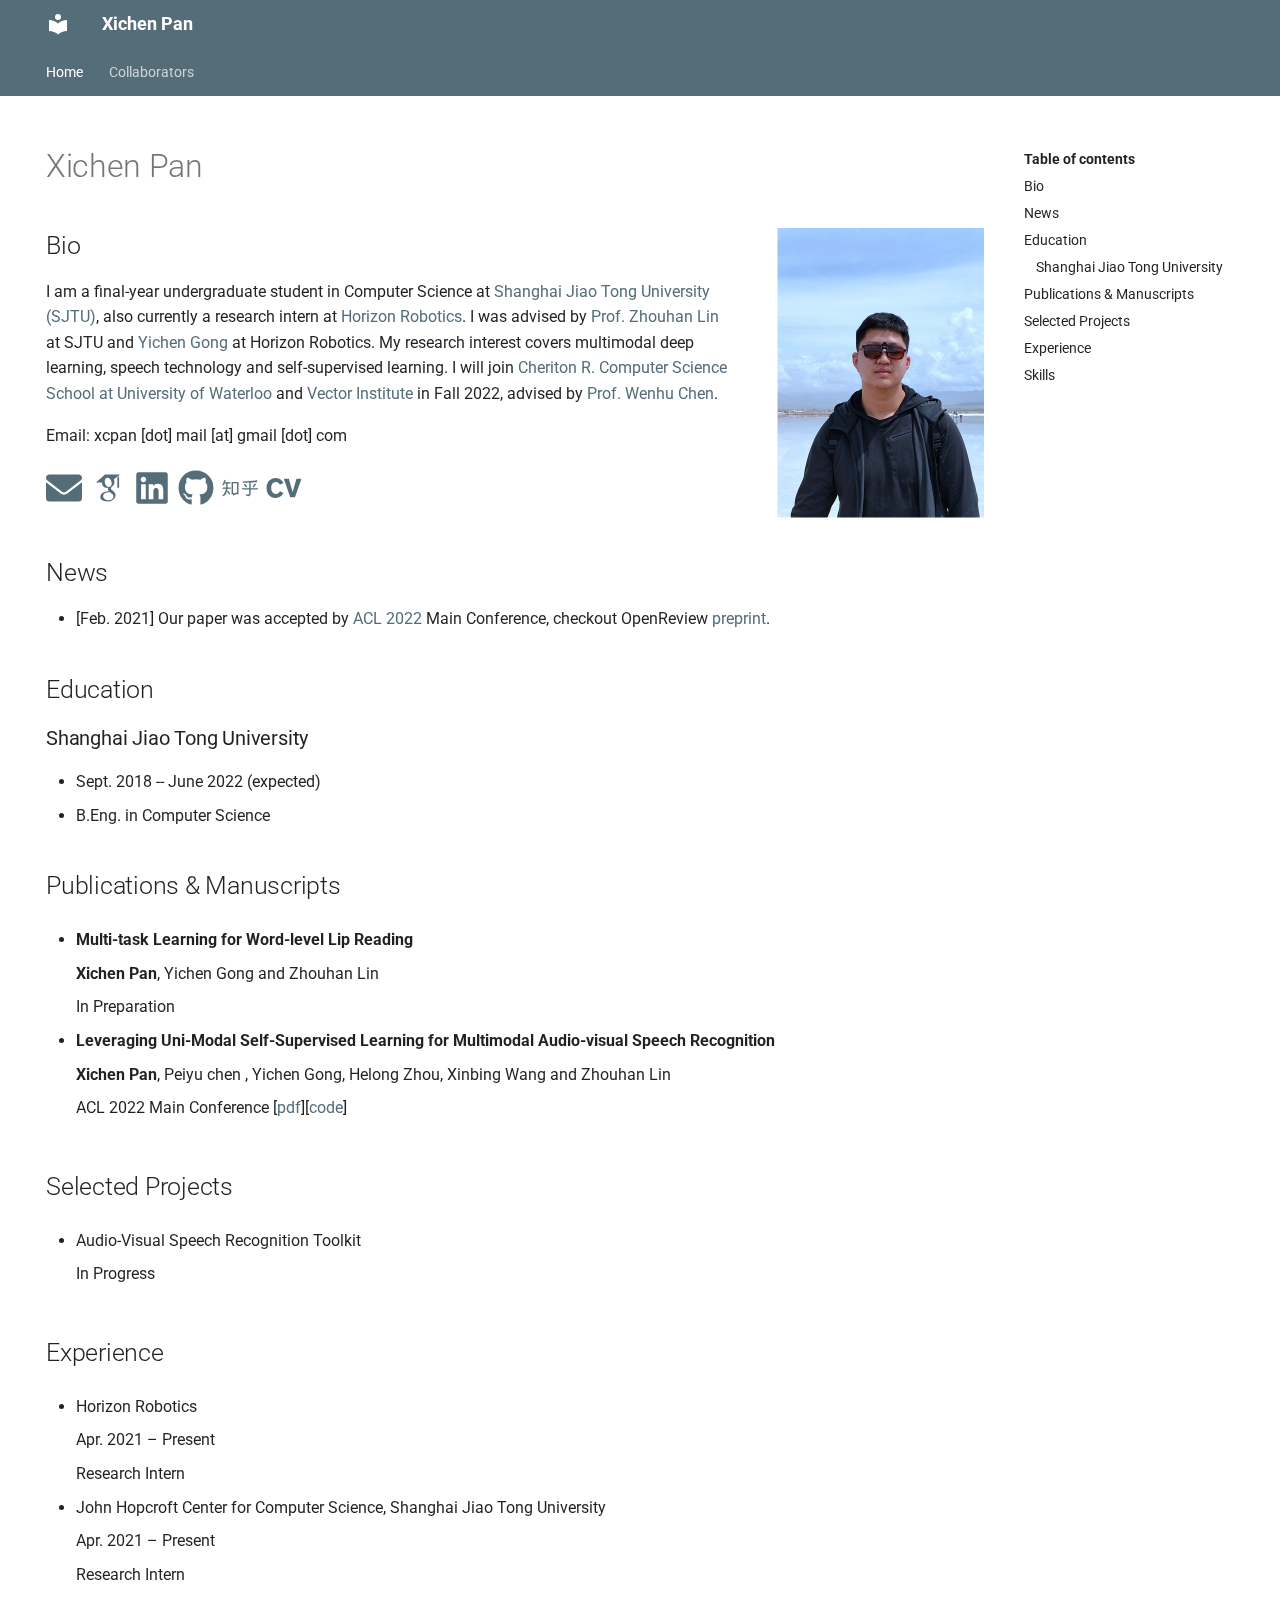
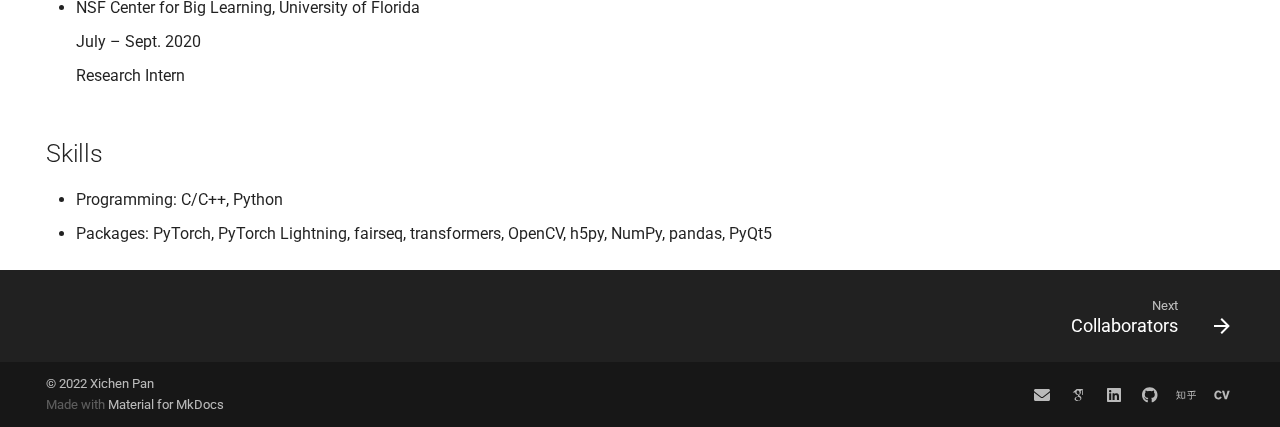
<file: site/index.html>
<!doctype html>
<html lang="en" class="no-js">
  <head>
    
      <meta charset="utf-8">
      <meta name="viewport" content="width=device-width,initial-scale=1">
      
      
        <meta name="author" content="Xichen Pan">
      
      
      <link rel="icon" href="images/favicon.png">
      <meta name="generator" content="mkdocs-1.2.3, mkdocs-material-8.2.5">
    
    
      
        <title>Xichen Pan</title>
      
    
    
      <link rel="stylesheet" href="assets/stylesheets/main.2d9f7617.min.css">
      
        
        <link rel="stylesheet" href="assets/stylesheets/palette.e6a45f82.min.css">
        
          
          
          <meta name="theme-color" content="#546d78">
        
      
    
    
    
      
        
        
        <link rel="preconnect" href="https://fonts.gstatic.com" crossorigin>
        <link rel="stylesheet" href="https://fonts.googleapis.com/css?family=Roboto:300,300i,400,400i,700,700i%7CRoboto+Mono:400,400i,700,700i&display=fallback">
        <style>:root{--md-text-font:"Roboto";--md-code-font:"Roboto Mono"}</style>
      
    
    
    <script>__md_scope=new URL(".",location),__md_get=(e,_=localStorage,t=__md_scope)=>JSON.parse(_.getItem(t.pathname+"."+e)),__md_set=(e,_,t=localStorage,a=__md_scope)=>{try{t.setItem(a.pathname+"."+e,JSON.stringify(_))}catch(e){}}</script>
    
      
  


  
  


  <script>function gtag(){dataLayer.push(arguments)}window.dataLayer=window.dataLayer||[],gtag("js",new Date),gtag("config","G-C9D61JHQY9"),document.addEventListener("DOMContentLoaded",function(){document.forms.search&&document.forms.search.query.addEventListener("blur",function(){this.value&&gtag("event","search",{search_term:this.value})}),"undefined"!=typeof location$&&location$.subscribe(function(e){gtag("config","G-C9D61JHQY9",{page_path:e.pathname})})})</script>
  <script async src="https://www.googletagmanager.com/gtag/js?id=G-C9D61JHQY9"></script>


    
    
  </head>
  
  
    
    
    
    
    
    <body dir="ltr" data-md-color-scheme="" data-md-color-primary="blue-grey" data-md-color-accent="blue">
  
    
    
    <input class="md-toggle" data-md-toggle="drawer" type="checkbox" id="__drawer" autocomplete="off">
    <input class="md-toggle" data-md-toggle="search" type="checkbox" id="__search" autocomplete="off">
    <label class="md-overlay" for="__drawer"></label>
    <div data-md-component="skip">
      
        
        <a href="#xichen-pan" class="md-skip">
          Skip to content
        </a>
      
    </div>
    <div data-md-component="announce">
      
    </div>
    
    
      

<header class="md-header" data-md-component="header">
  <nav class="md-header__inner md-grid" aria-label="Header">
    <a href="." title="Xichen Pan" class="md-header__button md-logo" aria-label="Xichen Pan" data-md-component="logo">
      
  
  <svg xmlns="http://www.w3.org/2000/svg" viewBox="0 0 24 24"><path d="M12 8a3 3 0 0 0 3-3 3 3 0 0 0-3-3 3 3 0 0 0-3 3 3 3 0 0 0 3 3m0 3.54C9.64 9.35 6.5 8 3 8v11c3.5 0 6.64 1.35 9 3.54 2.36-2.19 5.5-3.54 9-3.54V8c-3.5 0-6.64 1.35-9 3.54z"/></svg>

    </a>
    <label class="md-header__button md-icon" for="__drawer">
      <svg xmlns="http://www.w3.org/2000/svg" viewBox="0 0 24 24"><path d="M3 6h18v2H3V6m0 5h18v2H3v-2m0 5h18v2H3v-2z"/></svg>
    </label>
    <div class="md-header__title" data-md-component="header-title">
      <div class="md-header__ellipsis">
        <div class="md-header__topic">
          <span class="md-ellipsis">
            Xichen Pan
          </span>
        </div>
        <div class="md-header__topic" data-md-component="header-topic">
          <span class="md-ellipsis">
            
              Home
            
          </span>
        </div>
      </div>
    </div>
    
    
    
    
  </nav>
  
</header>
    
    <div class="md-container" data-md-component="container">
      
      
        
          
            
<nav class="md-tabs" aria-label="Tabs" data-md-component="tabs">
  <div class="md-tabs__inner md-grid">
    <ul class="md-tabs__list">
      
        
  
  
    
  


  <li class="md-tabs__item">
    <a href="." class="md-tabs__link md-tabs__link--active">
      Home
    </a>
  </li>

      
        
  
  


  <li class="md-tabs__item">
    <a href="Collaborators/" class="md-tabs__link">
      Collaborators
    </a>
  </li>

      
    </ul>
  </div>
</nav>
          
        
      
      <main class="md-main" data-md-component="main">
        <div class="md-main__inner md-grid">
          
            
              
                
              
              <div class="md-sidebar md-sidebar--primary" data-md-component="sidebar" data-md-type="navigation" hidden>
                <div class="md-sidebar__scrollwrap">
                  <div class="md-sidebar__inner">
                    

  


<nav class="md-nav md-nav--primary md-nav--lifted" aria-label="Navigation" data-md-level="0">
  <label class="md-nav__title" for="__drawer">
    <a href="." title="Xichen Pan" class="md-nav__button md-logo" aria-label="Xichen Pan" data-md-component="logo">
      
  
  <svg xmlns="http://www.w3.org/2000/svg" viewBox="0 0 24 24"><path d="M12 8a3 3 0 0 0 3-3 3 3 0 0 0-3-3 3 3 0 0 0-3 3 3 3 0 0 0 3 3m0 3.54C9.64 9.35 6.5 8 3 8v11c3.5 0 6.64 1.35 9 3.54 2.36-2.19 5.5-3.54 9-3.54V8c-3.5 0-6.64 1.35-9 3.54z"/></svg>

    </a>
    Xichen Pan
  </label>
  
  <ul class="md-nav__list" data-md-scrollfix>
    
      
      
      

  
  
    
  
  
    <li class="md-nav__item md-nav__item--active">
      
      <input class="md-nav__toggle md-toggle" data-md-toggle="toc" type="checkbox" id="__toc">
      
      
        
      
      
        <label class="md-nav__link md-nav__link--active" for="__toc">
          Home
          <span class="md-nav__icon md-icon"></span>
        </label>
      
      <a href="." class="md-nav__link md-nav__link--active">
        Home
      </a>
      
        

<nav class="md-nav md-nav--secondary" aria-label="Table of contents">
  
  
  
    
  
  
    <label class="md-nav__title" for="__toc">
      <span class="md-nav__icon md-icon"></span>
      Table of contents
    </label>
    <ul class="md-nav__list" data-md-component="toc" data-md-scrollfix>
      
        <li class="md-nav__item">
  <a href="#bio" class="md-nav__link">
    Bio
  </a>
  
</li>
      
        <li class="md-nav__item">
  <a href="#news" class="md-nav__link">
    News
  </a>
  
</li>
      
        <li class="md-nav__item">
  <a href="#education" class="md-nav__link">
    Education
  </a>
  
    <nav class="md-nav" aria-label="Education">
      <ul class="md-nav__list">
        
          <li class="md-nav__item">
  <a href="#shanghai-jiao-tong-university" class="md-nav__link">
    Shanghai Jiao Tong University
  </a>
  
</li>
        
      </ul>
    </nav>
  
</li>
      
        <li class="md-nav__item">
  <a href="#publications-manuscripts" class="md-nav__link">
    Publications &amp; Manuscripts
  </a>
  
</li>
      
        <li class="md-nav__item">
  <a href="#selected-projects" class="md-nav__link">
    Selected Projects
  </a>
  
</li>
      
        <li class="md-nav__item">
  <a href="#experience" class="md-nav__link">
    Experience
  </a>
  
</li>
      
        <li class="md-nav__item">
  <a href="#skills" class="md-nav__link">
    Skills
  </a>
  
</li>
      
    </ul>
  
</nav>
      
    </li>
  

    
      
      
      

  
  
  
    <li class="md-nav__item">
      <a href="Collaborators/" class="md-nav__link">
        Collaborators
      </a>
    </li>
  

    
  </ul>
</nav>
                  </div>
                </div>
              </div>
            
            
              
                
              
              <div class="md-sidebar md-sidebar--secondary" data-md-component="sidebar" data-md-type="toc" >
                <div class="md-sidebar__scrollwrap">
                  <div class="md-sidebar__inner">
                    

<nav class="md-nav md-nav--secondary" aria-label="Table of contents">
  
  
  
    
  
  
    <label class="md-nav__title" for="__toc">
      <span class="md-nav__icon md-icon"></span>
      Table of contents
    </label>
    <ul class="md-nav__list" data-md-component="toc" data-md-scrollfix>
      
        <li class="md-nav__item">
  <a href="#bio" class="md-nav__link">
    Bio
  </a>
  
</li>
      
        <li class="md-nav__item">
  <a href="#news" class="md-nav__link">
    News
  </a>
  
</li>
      
        <li class="md-nav__item">
  <a href="#education" class="md-nav__link">
    Education
  </a>
  
    <nav class="md-nav" aria-label="Education">
      <ul class="md-nav__list">
        
          <li class="md-nav__item">
  <a href="#shanghai-jiao-tong-university" class="md-nav__link">
    Shanghai Jiao Tong University
  </a>
  
</li>
        
      </ul>
    </nav>
  
</li>
      
        <li class="md-nav__item">
  <a href="#publications-manuscripts" class="md-nav__link">
    Publications &amp; Manuscripts
  </a>
  
</li>
      
        <li class="md-nav__item">
  <a href="#selected-projects" class="md-nav__link">
    Selected Projects
  </a>
  
</li>
      
        <li class="md-nav__item">
  <a href="#experience" class="md-nav__link">
    Experience
  </a>
  
</li>
      
        <li class="md-nav__item">
  <a href="#skills" class="md-nav__link">
    Skills
  </a>
  
</li>
      
    </ul>
  
</nav>
                  </div>
                </div>
              </div>
            
          
          <div class="md-content" data-md-component="content">
            <article class="md-content__inner md-typeset">
              
                


<h1 id="xichen-pan">Xichen Pan</h1>
<p><img align="right" alt="Image title" src="images/por.png" style="zoom:50%;" /></p>
<h2 id="bio">Bio</h2>
<p>I am a final-year undergraduate student in Computer Science at <a href="https://www.sjtu.edu.cn/">Shanghai Jiao Tong University (SJTU)</a>, also currently a research intern at <a href="https://horizon.ai/">Horizon Robotics</a>. I was advised by <a href="https://jhc.sjtu.edu.cn/people/members/faculty/zhouhan-lin.html">Prof. Zhouhan Lin</a> at SJTU and <a href="https://scholar.google.com/citations?user=e3bTLycAAAAJ&amp;hl=en">Yichen Gong</a> at Horizon Robotics. My research interest covers multimodal deep learning, speech technology and self-supervised learning. I will join <a href="https://cs.uwaterloo.ca/">Cheriton R. Computer Science School at University of Waterloo</a> and <a href="https://vectorinstitute.ai/">Vector Institute</a> in Fall 2022, advised by <a href="https://wenhuchen.github.io/">Prof. Wenhu Chen</a>.</p>
<p>Email: xcpan [dot] mail [at] gmail [dot] com</p>
<p><span style=font-size:2em;"><a href="mailto:xcpan.mail@gmail.com"><span class="twemoji"><svg xmlns="http://www.w3.org/2000/svg" viewBox="0 0 512 512"><!--! Font Awesome Free 6.0.0 by @fontawesome - https://fontawesome.com License - https://fontawesome.com/license/free (Icons: CC BY 4.0, Fonts: SIL OFL 1.1, Code: MIT License) Copyright 2022 Fonticons, Inc.--><path d="M256 352c-16.53 0-33.06-5.422-47.16-16.41L0 173.2V400c0 26.5 21.49 48 48 48h416c26.51 0 48-21.49 48-48V173.2L303.2 335.7C289.1 346.6 272.5 352 256 352zM16.29 145.3l212.2 165.1c16.19 12.6 38.87 12.6 55.06 0l212.2-165.1C505.1 137.3 512 125 512 112c0-26.51-21.5-48-48-48H48C21.49 64 0 85.49 0 112c0 13 6.01 25.3 16.29 33.3z"/></svg></span></a> <a href="https://scholar.google.com/citations?user=9wh9VXIAAAAJ&amp;hl=en"><span class="twemoji"><?xml version="1.0" encoding="UTF-8" standalone="no"?>
<svg
   xmlns:dc="http://purl.org/dc/elements/1.1/"
   xmlns:cc="http://creativecommons.org/ns#"
   xmlns:rdf="http://www.w3.org/1999/02/22-rdf-syntax-ns#"
   xmlns:svg="http://www.w3.org/2000/svg"
   xmlns="http://www.w3.org/2000/svg"
   xmlns:sodipodi="http://sodipodi.sourceforge.net/DTD/sodipodi-0.dtd"
   xmlns:inkscape="http://www.inkscape.org/namespaces/inkscape"
   width="384"
   height="512"
   viewBox="0 0 384 512"
   version="1.1"
   id="svg8"
   inkscape:version="1.0 (1.0+r73+1)"
   sodipodi:docname="google-scholar.svg">
  <title
     id="title833">Google Scholar</title>
  <defs
     id="defs2" />
  <sodipodi:namedview
     id="base"
     pagecolor="#ffffff"
     bordercolor="#666666"
     borderopacity="1.0"
     inkscape:pageopacity="0.0"
     inkscape:pageshadow="2"
     inkscape:zoom="0.75"
     inkscape:cx="192"
     inkscape:cy="256"
     inkscape:document-units="px"
     inkscape:current-layer="layer6"
     inkscape:document-rotation="0"
     showgrid="true"
     units="px"
     showguides="true"
     inkscape:guide-bbox="true"
     inkscape:window-width="1315"
     inkscape:window-height="713"
     inkscape:window-x="51"
     inkscape:window-y="27"
     inkscape:window-maximized="1">
    <inkscape:grid
       type="xygrid"
       id="grid10"
       empspacing="4" />
    <sodipodi:guide
       position="384.00001,64"
       orientation="0,1"
       id="guide23"
       inkscape:label="baseline"
       inkscape:locked="true"
       inkscape:color="rgb(0,0,255)" />
  </sodipodi:namedview>
  <metadata
     id="metadata5">
    <rdf:RDF>
      <cc:Work
         rdf:about="">
        <dc:format>image/svg+xml</dc:format>
        <dc:type
           rdf:resource="http://purl.org/dc/dcmitype/StillImage" />
        <dc:title>Google Scholar</dc:title>
        <cc:license
           rdf:resource="http://scripts.sil.org/OFL" />
        <dc:subject>
          <rdf:Bag>
            <rdf:li>Google Scholar</rdf:li>
          </rdf:Bag>
        </dc:subject>
      </cc:Work>
      <cc:License
         rdf:about="http://scripts.sil.org/OFL">
        <cc:permits
           rdf:resource="http://scripts.sil.org/pub/OFL/Reproduction" />
        <cc:permits
           rdf:resource="http://scripts.sil.org/pub/OFL/Distribution" />
        <cc:permits
           rdf:resource="http://scripts.sil.org/pub/OFL/Embedding" />
        <cc:permits
           rdf:resource="http://scripts.sil.org/pub/OFL/DerivativeWorks" />
        <cc:requires
           rdf:resource="http://scripts.sil.org/pub/OFL/Notice" />
        <cc:requires
           rdf:resource="http://scripts.sil.org/pub/OFL/Attribution" />
        <cc:requires
           rdf:resource="http://scripts.sil.org/pub/OFL/ShareAlike" />
        <cc:requires
           rdf:resource="http://scripts.sil.org/pub/OFL/DerivativeRenaming" />
        <cc:requires
           rdf:resource="http://scripts.sil.org/pub/OFL/BundlingWhenSelling" />
      </cc:License>
    </rdf:RDF>
  </metadata>
  <g
     inkscape:groupmode="layer"
     id="layer6"
     inkscape:label="icon">
    <path
       style="stroke-width:0.0647871"
       d="M 343.75868,106.66243 V 79.430205 L 363.52365,63.999997 H 149.63354 L 20.476345,176.2736 h 85.656075 c -0.15534,2.12494 -0.21914,4.04644 -0.21914,6.22563 0,20.84472 7.2192,38.08662 21.67203,51.86089 14.45284,13.79702 32.25124,20.64784 53.32651,20.64784 4.92319,0 9.75059,-0.36794 14.43842,-1.02419 -2.90722,6.50082 -4.37457,12.52302 -4.37457,18.14228 0,9.87526 4.49924,20.4304 13.46715,31.6418 -39.23377,2.6705 -68.06112,9.73264 -86.43702,21.16322 -10.53108,6.49907 -19.000207,14.70396 -25.390349,24.5311 -6.390569,9.89933 -9.577754,20.51525 -9.577754,31.9616 0,9.64822 2.062375,18.33611 6.21907,26.06233 4.156694,7.7263 9.577757,14.07047 16.312223,18.98408 6.71825,4.96781 14.46899,9.10088 23.219,12.46874 8.73429,3.34378 17.40643,5.71858 26.06106,7.06258 8.62707,1.34222 17.20471,1.9985 25.70579,1.9985 13.46887,0 26.95353,-1.73428 40.54711,-5.18707 13.56165,-3.48461 26.28022,-8.64143 38.17105,-15.4927 11.85935,-6.80488 21.51545,-16.0865 28.9219,-27.7183 7.39024,-11.67998 11.09457,-24.80499 11.09457,-39.33613 0,-11.01584 -2.24964,-21.03852 -6.7502,-30.14073 -4.46864,-9.07202 -9.93785,-16.54102 -16.45271,-22.34403 -6.5008,-5.81263 -12.99987,-11.15539 -19.51512,-15.9679 -6.50083,-4.84488 -12.00021,-9.75058 -16.46884,-14.8129 -4.4848,-5.04657 -6.73444,-10.05419 -6.73444,-14.98395 0,-4.92145 1.73422,-9.67183 5.21588,-14.26559 3.45451,-4.6095 7.67376,-9.04795 12.60967,-13.30571 4.93756,-4.24944 9.87523,-8.96788 14.79665,-14.13302 4.92147,-5.14719 9.14072,-11.82739 12.60971,-20.00822 3.48467,-8.17907 5.20318,-17.44489 5.20318,-27.75679 0,-13.4527 -2.54714,-24.46065 -7.54735,-33.31348 -0.59369,-1.02243 -1.21757,-1.80338 -1.87511,-3.02225 l 56.90745,-46.672136 v 17.118526 c -7.39373,0.92969 -6.62422,5.34582 -6.62422,10.6352 v 128.66719 c 0,5.95832 4.8751,10.83382 10.83386,10.83382 h 3.98869 c 5.95835,0 10.83386,-4.87506 10.83386,-10.83382 V 117.29282 c 0,-5.27669 0.77741,-9.68801 -6.56167,-10.63039 z M 236.39865,329.14114 c 1.14099,0.7503 3.7039,2.78075 7.7184,6.03838 4.0495,3.24319 6.797,5.69582 8.26567,7.41432 1.43851,1.66381 3.5792,4.16501 6.37617,7.54734 2.81268,3.3744 4.7184,6.30394 5.71853,8.73425 1.00016,2.4767 2.01603,5.46089 3.04636,8.94556 0.98567,3.44488 1.48486,6.97595 1.48486,10.56169 0,17.04813 -6.56338,29.68007 -19.65604,37.85915 -13.125,8.18083 -28.76651,12.27368 -46.93767,12.27368 -9.18709,0 -18.2031,-1.09289 -27.06247,-3.1951 -8.84322,-2.11665 -17.31192,-5.3362 -25.39035,-9.60185 -8.07846,-4.25771 -14.57754,-10.20337 -19.50072,-17.79659 -4.93764,-7.64012 -7.40645,-16.41464 -7.40645,-26.24962 0,-10.32022 2.79692,-19.28987 8.42233,-26.90588 5.59343,-7.62564 12.93774,-13.3919 22.03208,-17.3154 9.0624,-3.94582 18.24946,-6.74232 27.56166,-8.39827 9.31221,-1.7023 18.79679,-2.555 28.43842,-2.555 4.46862,0 7.93582,0.25115 10.40465,0.69607 0.45456,0.21918 3.03188,2.07025 7.73456,5.56326 4.70401,3.46237 7.62565,5.59519 8.75047,6.38401 z m -3.35823,-100.5779 c -7.40648,8.85938 -17.73454,13.2882 -30.95363,13.2882 -11.85933,0 -22.29766,-4.76482 -31.26554,-14.31195 -8.99984,-9.52309 -15.42235,-20.32803 -19.34408,-32.43061 -3.93752,-12.10871 -5.90585,-23.98423 -5.90585,-35.648 0,-13.6942 3.59542,-25.35184 10.7809,-34.97598 7.18727,-9.64952 17.49915,-14.48477 30.93786,-14.48477 11.87507,0 22.37423,5.03825 31.43704,15.15677 9.09434,10.08482 15.60961,21.41303 19.5169,33.96799 3.92176,12.5392 5.87345,24.52979 5.87345,35.98399 0,13.44658 -3.70256,24.60984 -11.07663,33.45436 z"
       id="path2" />
  </g>
</svg>
</span></a> <a href="https://www.linkedin.com/in/xichenpan/"><span class="twemoji"><svg xmlns="http://www.w3.org/2000/svg" viewBox="0 0 448 512"><!--! Font Awesome Free 6.0.0 by @fontawesome - https://fontawesome.com License - https://fontawesome.com/license/free (Icons: CC BY 4.0, Fonts: SIL OFL 1.1, Code: MIT License) Copyright 2022 Fonticons, Inc.--><path d="M416 32H31.9C14.3 32 0 46.5 0 64.3v383.4C0 465.5 14.3 480 31.9 480H416c17.6 0 32-14.5 32-32.3V64.3c0-17.8-14.4-32.3-32-32.3zM135.4 416H69V202.2h66.5V416zm-33.2-243c-21.3 0-38.5-17.3-38.5-38.5S80.9 96 102.2 96c21.2 0 38.5 17.3 38.5 38.5 0 21.3-17.2 38.5-38.5 38.5zm282.1 243h-66.4V312c0-24.8-.5-56.7-34.5-56.7-34.6 0-39.9 27-39.9 54.9V416h-66.4V202.2h63.7v29.2h.9c8.9-16.8 30.6-34.5 62.9-34.5 67.2 0 79.7 44.3 79.7 101.9V416z"/></svg></span></a> <a href="https://github.com/Flash-321"><span class="twemoji"><svg xmlns="http://www.w3.org/2000/svg" viewBox="0 0 496 512"><!--! Font Awesome Free 6.0.0 by @fontawesome - https://fontawesome.com License - https://fontawesome.com/license/free (Icons: CC BY 4.0, Fonts: SIL OFL 1.1, Code: MIT License) Copyright 2022 Fonticons, Inc.--><path d="M165.9 397.4c0 2-2.3 3.6-5.2 3.6-3.3.3-5.6-1.3-5.6-3.6 0-2 2.3-3.6 5.2-3.6 3-.3 5.6 1.3 5.6 3.6zm-31.1-4.5c-.7 2 1.3 4.3 4.3 4.9 2.6 1 5.6 0 6.2-2s-1.3-4.3-4.3-5.2c-2.6-.7-5.5.3-6.2 2.3zm44.2-1.7c-2.9.7-4.9 2.6-4.6 4.9.3 2 2.9 3.3 5.9 2.6 2.9-.7 4.9-2.6 4.6-4.6-.3-1.9-3-3.2-5.9-2.9zM244.8 8C106.1 8 0 113.3 0 252c0 110.9 69.8 205.8 169.5 239.2 12.8 2.3 17.3-5.6 17.3-12.1 0-6.2-.3-40.4-.3-61.4 0 0-70 15-84.7-29.8 0 0-11.4-29.1-27.8-36.6 0 0-22.9-15.7 1.6-15.4 0 0 24.9 2 38.6 25.8 21.9 38.6 58.6 27.5 72.9 20.9 2.3-16 8.8-27.1 16-33.7-55.9-6.2-112.3-14.3-112.3-110.5 0-27.5 7.6-41.3 23.6-58.9-2.6-6.5-11.1-33.3 2.6-67.9 20.9-6.5 69 27 69 27 20-5.6 41.5-8.5 62.8-8.5s42.8 2.9 62.8 8.5c0 0 48.1-33.6 69-27 13.7 34.7 5.2 61.4 2.6 67.9 16 17.7 25.8 31.5 25.8 58.9 0 96.5-58.9 104.2-114.8 110.5 9.2 7.9 17 22.9 17 46.4 0 33.7-.3 75.4-.3 83.6 0 6.5 4.6 14.4 17.3 12.1C428.2 457.8 496 362.9 496 252 496 113.3 383.5 8 244.8 8zM97.2 352.9c-1.3 1-1 3.3.7 5.2 1.6 1.6 3.9 2.3 5.2 1 1.3-1 1-3.3-.7-5.2-1.6-1.6-3.9-2.3-5.2-1zm-10.8-8.1c-.7 1.3.3 2.9 2.3 3.9 1.6 1 3.6.7 4.3-.7.7-1.3-.3-2.9-2.3-3.9-2-.6-3.6-.3-4.3.7zm32.4 35.6c-1.6 1.3-1 4.3 1.3 6.2 2.3 2.3 5.2 2.6 6.5 1 1.3-1.3.7-4.3-1.3-6.2-2.2-2.3-5.2-2.6-6.5-1zm-11.4-14.7c-1.6 1-1.6 3.6 0 5.9 1.6 2.3 4.3 3.3 5.6 2.3 1.6-1.3 1.6-3.9 0-6.2-1.4-2.3-4-3.3-5.6-2z"/></svg></span></a> <a href="https://www.zhihu.com/people/pan-xi-chen-54"><span class="twemoji"><svg xmlns="http://www.w3.org/2000/svg" viewBox="0 0 640 512"><!--! Font Awesome Free 6.0.0 by @fontawesome - https://fontawesome.com License - https://fontawesome.com/license/free (Icons: CC BY 4.0, Fonts: SIL OFL 1.1, Code: MIT License) Copyright 2022 Fonticons, Inc.--><path d="M170.54 148.13v217.54l23.43.01 7.71 26.37 42.01-26.37h49.53V148.13H170.54zm97.75 193.93h-27.94l-27.9 17.51-5.08-17.47-11.9-.04V171.75h72.82v170.31zm-118.46-94.39H97.5c1.74-27.1 2.2-51.59 2.2-73.46h51.16s1.97-22.56-8.58-22.31h-88.5c3.49-13.12 7.87-26.66 13.12-40.67 0 0-24.07 0-32.27 21.57-3.39 8.9-13.21 43.14-30.7 78.12 5.89-.64 25.37-1.18 36.84-22.21 2.11-5.89 2.51-6.66 5.14-14.53h28.87c0 10.5-1.2 66.88-1.68 73.44H20.83c-11.74 0-15.56 23.62-15.56 23.62h65.58C66.45 321.1 42.83 363.12 0 396.34c20.49 5.85 40.91-.93 51-9.9 0 0 22.98-20.9 35.59-69.25l53.96 64.94s7.91-26.89-1.24-39.99c-7.58-8.92-28.06-33.06-36.79-41.81L87.9 311.95c4.36-13.98 6.99-27.55 7.87-40.67h61.65s-.09-23.62-7.59-23.62v.01zm412.02-1.6c20.83-25.64 44.98-58.57 44.98-58.57s-18.65-14.8-27.38-4.06c-6 8.15-36.83 48.2-36.83 48.2l19.23 14.43zm-150.09-59.09c-9.01-8.25-25.91 2.13-25.91 2.13s39.52 55.04 41.12 57.45l19.46-13.73s-25.67-37.61-34.66-45.86h-.01zM640 258.35c-19.78 0-130.91.93-131.06.93v-101c4.81 0 12.42-.4 22.85-1.2 40.88-2.41 70.13-4 87.77-4.81 0 0 12.22-27.19-.59-33.44-3.07-1.18-23.17 4.58-23.17 4.58s-165.22 16.49-232.36 18.05c1.6 8.82 7.62 17.08 15.78 19.55 13.31 3.48 22.69 1.7 49.15.89 24.83-1.6 43.68-2.43 56.51-2.43v99.81H351.41s2.82 22.31 25.51 22.85h107.94v70.92c0 13.97-11.19 21.99-24.48 21.12-14.08.11-26.08-1.15-41.69-1.81 1.99 3.97 6.33 14.39 19.31 21.84 9.88 4.81 16.17 6.57 26.02 6.57 29.56 0 45.67-17.28 44.89-45.31v-73.32h122.36c9.68 0 8.7-23.78 8.7-23.78l.03-.01z"/></svg></span></a> <a href="sources/CV.pdf"><span class="twemoji"><?xml version="1.0" encoding="UTF-8" standalone="no"?>
<svg
   xmlns:dc="http://purl.org/dc/elements/1.1/"
   xmlns:cc="http://creativecommons.org/ns#"
   xmlns:rdf="http://www.w3.org/1999/02/22-rdf-syntax-ns#"
   xmlns:svg="http://www.w3.org/2000/svg"
   xmlns="http://www.w3.org/2000/svg"
   xmlns:sodipodi="http://sodipodi.sourceforge.net/DTD/sodipodi-0.dtd"
   xmlns:inkscape="http://www.inkscape.org/namespaces/inkscape"
   width="512"
   height="512"
   viewBox="0 0 512 512"
   version="1.1"
   id="svg8"
   inkscape:version="1.0 (1.0+r73+1)"
   sodipodi:docname="cv.svg">
  <title
     id="title833">CV</title>
  <defs
     id="defs2" />
  <sodipodi:namedview
     scale-x="1"
     id="base"
     pagecolor="#ffffff"
     bordercolor="#666666"
     borderopacity="1.0"
     inkscape:pageopacity="0.0"
     inkscape:pageshadow="2"
     inkscape:zoom="0.75"
     inkscape:cx="256"
     inkscape:cy="256"
     inkscape:document-units="px"
     inkscape:current-layer="layer6"
     inkscape:document-rotation="0"
     showgrid="true"
     units="px"
     showguides="true"
     inkscape:guide-bbox="true"
     inkscape:window-width="1315"
     inkscape:window-height="713"
     inkscape:window-x="51"
     inkscape:window-y="27"
     inkscape:window-maximized="1">
    <inkscape:grid
       type="xygrid"
       id="grid10"
       empspacing="4" />
    <sodipodi:guide
       position="511.99998,64"
       orientation="0,1"
       id="guide23"
       inkscape:label="baseline"
       inkscape:locked="true"
       inkscape:color="rgb(0,0,255)" />
  </sodipodi:namedview>
  <metadata
     id="metadata5">
    <rdf:RDF>
      <cc:Work
         rdf:about="">
        <dc:format>image/svg+xml</dc:format>
        <dc:type
           rdf:resource="http://purl.org/dc/dcmitype/StillImage" />
        <dc:title>CV</dc:title>
        <cc:license
           rdf:resource="http://scripts.sil.org/OFL" />
        <dc:subject>
          <rdf:Bag>
            <rdf:li>CV</rdf:li>
          </rdf:Bag>
        </dc:subject>
      </cc:Work>
      <cc:License
         rdf:about="http://scripts.sil.org/OFL">
        <cc:permits
           rdf:resource="http://scripts.sil.org/pub/OFL/Reproduction" />
        <cc:permits
           rdf:resource="http://scripts.sil.org/pub/OFL/Distribution" />
        <cc:permits
           rdf:resource="http://scripts.sil.org/pub/OFL/Embedding" />
        <cc:permits
           rdf:resource="http://scripts.sil.org/pub/OFL/DerivativeWorks" />
        <cc:requires
           rdf:resource="http://scripts.sil.org/pub/OFL/Notice" />
        <cc:requires
           rdf:resource="http://scripts.sil.org/pub/OFL/Attribution" />
        <cc:requires
           rdf:resource="http://scripts.sil.org/pub/OFL/ShareAlike" />
        <cc:requires
           rdf:resource="http://scripts.sil.org/pub/OFL/DerivativeRenaming" />
        <cc:requires
           rdf:resource="http://scripts.sil.org/pub/OFL/BundlingWhenSelling" />
      </cc:License>
    </rdf:RDF>
  </metadata>
  <g
     inkscape:groupmode="layer"
     id="layer6"
     inkscape:label="icon">
    <path
       style="stroke-width:0.07717"
       d="m 249.17973,328.32402 c -9.78758,15.38441 -19.17851,30.4337 -40.22128,45.05521 -11.25687,7.89055 -37.16464,23.30604 -73.9908,23.30604 -70.258325,0 -126.9676516,-51.07979 -126.9676516,-140.88446 0,-78.48565 53.3447156,-140.48607 128.4662816,-140.48607 30.4337,0 57.47396,10.52167 77.38654,26.30447 18.41392,14.65033 27.03796,29.30348 34.56291,42.45573 l -52.58013,26.27338 c -3.76134,-8.62631 -8.28954,-17.64933 -19.91259,-27.40585 -12.78437,-10.15549 -25.53991,-13.15224 -36.45998,-13.15224 -42.821335,0 -65.364452,39.82459 -65.364452,84.14459 0,58.23852 29.700162,87.14305 65.364452,87.14305 34.5629,0 48.47976,-24.0418 57.47396,-39.42563 l 52.24332,26.67235 z M 433.37382,123.57317 H 504 L 411.96314,388.7947 H 344.36647 L 253.46212,123.57317 h 70.62446 l 54.84337,188.60017 z"
       id="path2" />
  </g>
</svg>
</span></a></span></p>
<h2 id="news">News</h2>
<ul>
<li>[Feb. 2021] Our paper was accepted by <a href="https://www.2022.aclweb.org/">ACL 2022</a> Main Conference, checkout OpenReview <a href="https://openreview.net/pdf?id=Ww5t4oo52W1">preprint</a>.</li>
</ul>
<h2 id="education">Education</h2>
<h3 id="shanghai-jiao-tong-university">Shanghai Jiao Tong University</h3>
<ul>
<li>Sept. 2018 -- June 2022 (expected)</li>
<li>B.Eng. in Computer Science</li>
</ul>
<h2 id="publications-manuscripts">Publications &amp; Manuscripts</h2>
<ul>
<li>
<p><strong>Multi-task Learning for Word-level Lip Reading</strong></p>
<p><strong>Xichen Pan</strong>, Yichen Gong and Zhouhan Lin</p>
<p>In Preparation</p>
</li>
<li>
<p><strong>Leveraging Uni-Modal Self-Supervised Learning for Multimodal Audio-visual Speech Recognition</strong></p>
<p><strong>Xichen Pan</strong>, Peiyu chen , Yichen Gong, Helong Zhou, Xinbing Wang and Zhouhan Lin</p>
<p>ACL 2022 Main Conference [<a href="https://openreview.net/pdf?id=Ww5t4oo52W1">pdf</a>][<a href="https://github.com/LUMIA-Group/Leveraging-Self-Supervised-Learning-for-AVSR">code</a>]</p>
</li>
</ul>
<h2 id="selected-projects">Selected Projects</h2>
<ul>
<li>
<p>Audio-Visual Speech Recognition Toolkit</p>
<p>In Progress</p>
</li>
</ul>
<h2 id="experience">Experience</h2>
<ul>
<li>
<p>Horizon Robotics</p>
<p>Apr. 2021 – Present</p>
<p>Research Intern</p>
</li>
<li>
<p>John Hopcroft Center for Computer Science, Shanghai Jiao Tong University</p>
<p>Apr. 2021 – Present</p>
<p>Research Intern</p>
</li>
<li>
<p>NSF Center for Big Learning, University of Florida</p>
<p>July – Sept. 2020</p>
<p>Research Intern</p>
</li>
</ul>
<h2 id="skills">Skills</h2>
<ul>
<li>Programming: C/C++, Python</li>
<li>Packages: PyTorch, PyTorch Lightning, fairseq, transformers, OpenCV, h5py, NumPy, pandas, PyQt5</li>
</ul>

              
            </article>
          </div>
        </div>
        
      </main>
      
        <footer class="md-footer">
  
    <nav class="md-footer__inner md-grid" aria-label="Footer">
      
      
        
        <a href="Collaborators/" class="md-footer__link md-footer__link--next" aria-label="Next: Collaborators" rel="next">
          <div class="md-footer__title">
            <div class="md-ellipsis">
              <span class="md-footer__direction">
                Next
              </span>
              Collaborators
            </div>
          </div>
          <div class="md-footer__button md-icon">
            <svg xmlns="http://www.w3.org/2000/svg" viewBox="0 0 24 24"><path d="M4 11v2h12l-5.5 5.5 1.42 1.42L19.84 12l-7.92-7.92L10.5 5.5 16 11H4z"/></svg>
          </div>
        </a>
      
    </nav>
  
  <div class="md-footer-meta md-typeset">
    <div class="md-footer-meta__inner md-grid">
      <div class="md-copyright">
  
    <div class="md-copyright__highlight">
      &copy; 2022 Xichen Pan
    </div>
  
  
    Made with
    <a href="https://squidfunk.github.io/mkdocs-material/" target="_blank" rel="noopener">
      Material for MkDocs
    </a>
  
</div>
      
        <div class="md-social">
  
    
    
    <a href="mailto:xcpan.mail@gmail.com" target="_blank" rel="noopener" title="" class="md-social__link">
      <svg xmlns="http://www.w3.org/2000/svg" viewBox="0 0 512 512"><!--! Font Awesome Free 6.0.0 by @fontawesome - https://fontawesome.com License - https://fontawesome.com/license/free (Icons: CC BY 4.0, Fonts: SIL OFL 1.1, Code: MIT License) Copyright 2022 Fonticons, Inc.--><path d="M256 352c-16.53 0-33.06-5.422-47.16-16.41L0 173.2V400c0 26.5 21.49 48 48 48h416c26.51 0 48-21.49 48-48V173.2L303.2 335.7C289.1 346.6 272.5 352 256 352zM16.29 145.3l212.2 165.1c16.19 12.6 38.87 12.6 55.06 0l212.2-165.1C505.1 137.3 512 125 512 112c0-26.51-21.5-48-48-48H48C21.49 64 0 85.49 0 112c0 13 6.01 25.3 16.29 33.3z"/></svg>
    </a>
  
    
    
      
      
    
    <a href="https://scholar.google.com/citations?user=9wh9VXIAAAAJ&hl=en" target="_blank" rel="noopener" title="scholar.google.com" class="md-social__link">
      <?xml version="1.0" encoding="UTF-8" standalone="no"?>
<svg
   xmlns:dc="http://purl.org/dc/elements/1.1/"
   xmlns:cc="http://creativecommons.org/ns#"
   xmlns:rdf="http://www.w3.org/1999/02/22-rdf-syntax-ns#"
   xmlns:svg="http://www.w3.org/2000/svg"
   xmlns="http://www.w3.org/2000/svg"
   xmlns:sodipodi="http://sodipodi.sourceforge.net/DTD/sodipodi-0.dtd"
   xmlns:inkscape="http://www.inkscape.org/namespaces/inkscape"
   width="384"
   height="512"
   viewBox="0 0 384 512"
   version="1.1"
   id="svg8"
   inkscape:version="1.0 (1.0+r73+1)"
   sodipodi:docname="google-scholar.svg">
  <title
     id="title833">Google Scholar</title>
  <defs
     id="defs2" />
  <sodipodi:namedview
     id="base"
     pagecolor="#ffffff"
     bordercolor="#666666"
     borderopacity="1.0"
     inkscape:pageopacity="0.0"
     inkscape:pageshadow="2"
     inkscape:zoom="0.75"
     inkscape:cx="192"
     inkscape:cy="256"
     inkscape:document-units="px"
     inkscape:current-layer="layer6"
     inkscape:document-rotation="0"
     showgrid="true"
     units="px"
     showguides="true"
     inkscape:guide-bbox="true"
     inkscape:window-width="1315"
     inkscape:window-height="713"
     inkscape:window-x="51"
     inkscape:window-y="27"
     inkscape:window-maximized="1">
    <inkscape:grid
       type="xygrid"
       id="grid10"
       empspacing="4" />
    <sodipodi:guide
       position="384.00001,64"
       orientation="0,1"
       id="guide23"
       inkscape:label="baseline"
       inkscape:locked="true"
       inkscape:color="rgb(0,0,255)" />
  </sodipodi:namedview>
  <metadata
     id="metadata5">
    <rdf:RDF>
      <cc:Work
         rdf:about="">
        <dc:format>image/svg+xml</dc:format>
        <dc:type
           rdf:resource="http://purl.org/dc/dcmitype/StillImage" />
        <dc:title>Google Scholar</dc:title>
        <cc:license
           rdf:resource="http://scripts.sil.org/OFL" />
        <dc:subject>
          <rdf:Bag>
            <rdf:li>Google Scholar</rdf:li>
          </rdf:Bag>
        </dc:subject>
      </cc:Work>
      <cc:License
         rdf:about="http://scripts.sil.org/OFL">
        <cc:permits
           rdf:resource="http://scripts.sil.org/pub/OFL/Reproduction" />
        <cc:permits
           rdf:resource="http://scripts.sil.org/pub/OFL/Distribution" />
        <cc:permits
           rdf:resource="http://scripts.sil.org/pub/OFL/Embedding" />
        <cc:permits
           rdf:resource="http://scripts.sil.org/pub/OFL/DerivativeWorks" />
        <cc:requires
           rdf:resource="http://scripts.sil.org/pub/OFL/Notice" />
        <cc:requires
           rdf:resource="http://scripts.sil.org/pub/OFL/Attribution" />
        <cc:requires
           rdf:resource="http://scripts.sil.org/pub/OFL/ShareAlike" />
        <cc:requires
           rdf:resource="http://scripts.sil.org/pub/OFL/DerivativeRenaming" />
        <cc:requires
           rdf:resource="http://scripts.sil.org/pub/OFL/BundlingWhenSelling" />
      </cc:License>
    </rdf:RDF>
  </metadata>
  <g
     inkscape:groupmode="layer"
     id="layer6"
     inkscape:label="icon">
    <path
       style="stroke-width:0.0647871"
       d="M 343.75868,106.66243 V 79.430205 L 363.52365,63.999997 H 149.63354 L 20.476345,176.2736 h 85.656075 c -0.15534,2.12494 -0.21914,4.04644 -0.21914,6.22563 0,20.84472 7.2192,38.08662 21.67203,51.86089 14.45284,13.79702 32.25124,20.64784 53.32651,20.64784 4.92319,0 9.75059,-0.36794 14.43842,-1.02419 -2.90722,6.50082 -4.37457,12.52302 -4.37457,18.14228 0,9.87526 4.49924,20.4304 13.46715,31.6418 -39.23377,2.6705 -68.06112,9.73264 -86.43702,21.16322 -10.53108,6.49907 -19.000207,14.70396 -25.390349,24.5311 -6.390569,9.89933 -9.577754,20.51525 -9.577754,31.9616 0,9.64822 2.062375,18.33611 6.21907,26.06233 4.156694,7.7263 9.577757,14.07047 16.312223,18.98408 6.71825,4.96781 14.46899,9.10088 23.219,12.46874 8.73429,3.34378 17.40643,5.71858 26.06106,7.06258 8.62707,1.34222 17.20471,1.9985 25.70579,1.9985 13.46887,0 26.95353,-1.73428 40.54711,-5.18707 13.56165,-3.48461 26.28022,-8.64143 38.17105,-15.4927 11.85935,-6.80488 21.51545,-16.0865 28.9219,-27.7183 7.39024,-11.67998 11.09457,-24.80499 11.09457,-39.33613 0,-11.01584 -2.24964,-21.03852 -6.7502,-30.14073 -4.46864,-9.07202 -9.93785,-16.54102 -16.45271,-22.34403 -6.5008,-5.81263 -12.99987,-11.15539 -19.51512,-15.9679 -6.50083,-4.84488 -12.00021,-9.75058 -16.46884,-14.8129 -4.4848,-5.04657 -6.73444,-10.05419 -6.73444,-14.98395 0,-4.92145 1.73422,-9.67183 5.21588,-14.26559 3.45451,-4.6095 7.67376,-9.04795 12.60967,-13.30571 4.93756,-4.24944 9.87523,-8.96788 14.79665,-14.13302 4.92147,-5.14719 9.14072,-11.82739 12.60971,-20.00822 3.48467,-8.17907 5.20318,-17.44489 5.20318,-27.75679 0,-13.4527 -2.54714,-24.46065 -7.54735,-33.31348 -0.59369,-1.02243 -1.21757,-1.80338 -1.87511,-3.02225 l 56.90745,-46.672136 v 17.118526 c -7.39373,0.92969 -6.62422,5.34582 -6.62422,10.6352 v 128.66719 c 0,5.95832 4.8751,10.83382 10.83386,10.83382 h 3.98869 c 5.95835,0 10.83386,-4.87506 10.83386,-10.83382 V 117.29282 c 0,-5.27669 0.77741,-9.68801 -6.56167,-10.63039 z M 236.39865,329.14114 c 1.14099,0.7503 3.7039,2.78075 7.7184,6.03838 4.0495,3.24319 6.797,5.69582 8.26567,7.41432 1.43851,1.66381 3.5792,4.16501 6.37617,7.54734 2.81268,3.3744 4.7184,6.30394 5.71853,8.73425 1.00016,2.4767 2.01603,5.46089 3.04636,8.94556 0.98567,3.44488 1.48486,6.97595 1.48486,10.56169 0,17.04813 -6.56338,29.68007 -19.65604,37.85915 -13.125,8.18083 -28.76651,12.27368 -46.93767,12.27368 -9.18709,0 -18.2031,-1.09289 -27.06247,-3.1951 -8.84322,-2.11665 -17.31192,-5.3362 -25.39035,-9.60185 -8.07846,-4.25771 -14.57754,-10.20337 -19.50072,-17.79659 -4.93764,-7.64012 -7.40645,-16.41464 -7.40645,-26.24962 0,-10.32022 2.79692,-19.28987 8.42233,-26.90588 5.59343,-7.62564 12.93774,-13.3919 22.03208,-17.3154 9.0624,-3.94582 18.24946,-6.74232 27.56166,-8.39827 9.31221,-1.7023 18.79679,-2.555 28.43842,-2.555 4.46862,0 7.93582,0.25115 10.40465,0.69607 0.45456,0.21918 3.03188,2.07025 7.73456,5.56326 4.70401,3.46237 7.62565,5.59519 8.75047,6.38401 z m -3.35823,-100.5779 c -7.40648,8.85938 -17.73454,13.2882 -30.95363,13.2882 -11.85933,0 -22.29766,-4.76482 -31.26554,-14.31195 -8.99984,-9.52309 -15.42235,-20.32803 -19.34408,-32.43061 -3.93752,-12.10871 -5.90585,-23.98423 -5.90585,-35.648 0,-13.6942 3.59542,-25.35184 10.7809,-34.97598 7.18727,-9.64952 17.49915,-14.48477 30.93786,-14.48477 11.87507,0 22.37423,5.03825 31.43704,15.15677 9.09434,10.08482 15.60961,21.41303 19.5169,33.96799 3.92176,12.5392 5.87345,24.52979 5.87345,35.98399 0,13.44658 -3.70256,24.60984 -11.07663,33.45436 z"
       id="path2" />
  </g>
</svg>
    </a>
  
    
    
      
      
    
    <a href="https://www.linkedin.com/in/xichenpan/" target="_blank" rel="noopener" title="www.linkedin.com" class="md-social__link">
      <svg xmlns="http://www.w3.org/2000/svg" viewBox="0 0 448 512"><!--! Font Awesome Free 6.0.0 by @fontawesome - https://fontawesome.com License - https://fontawesome.com/license/free (Icons: CC BY 4.0, Fonts: SIL OFL 1.1, Code: MIT License) Copyright 2022 Fonticons, Inc.--><path d="M416 32H31.9C14.3 32 0 46.5 0 64.3v383.4C0 465.5 14.3 480 31.9 480H416c17.6 0 32-14.5 32-32.3V64.3c0-17.8-14.4-32.3-32-32.3zM135.4 416H69V202.2h66.5V416zm-33.2-243c-21.3 0-38.5-17.3-38.5-38.5S80.9 96 102.2 96c21.2 0 38.5 17.3 38.5 38.5 0 21.3-17.2 38.5-38.5 38.5zm282.1 243h-66.4V312c0-24.8-.5-56.7-34.5-56.7-34.6 0-39.9 27-39.9 54.9V416h-66.4V202.2h63.7v29.2h.9c8.9-16.8 30.6-34.5 62.9-34.5 67.2 0 79.7 44.3 79.7 101.9V416z"/></svg>
    </a>
  
    
    
      
      
    
    <a href="https://github.com/Flash-321" target="_blank" rel="noopener" title="github.com" class="md-social__link">
      <svg xmlns="http://www.w3.org/2000/svg" viewBox="0 0 496 512"><!--! Font Awesome Free 6.0.0 by @fontawesome - https://fontawesome.com License - https://fontawesome.com/license/free (Icons: CC BY 4.0, Fonts: SIL OFL 1.1, Code: MIT License) Copyright 2022 Fonticons, Inc.--><path d="M165.9 397.4c0 2-2.3 3.6-5.2 3.6-3.3.3-5.6-1.3-5.6-3.6 0-2 2.3-3.6 5.2-3.6 3-.3 5.6 1.3 5.6 3.6zm-31.1-4.5c-.7 2 1.3 4.3 4.3 4.9 2.6 1 5.6 0 6.2-2s-1.3-4.3-4.3-5.2c-2.6-.7-5.5.3-6.2 2.3zm44.2-1.7c-2.9.7-4.9 2.6-4.6 4.9.3 2 2.9 3.3 5.9 2.6 2.9-.7 4.9-2.6 4.6-4.6-.3-1.9-3-3.2-5.9-2.9zM244.8 8C106.1 8 0 113.3 0 252c0 110.9 69.8 205.8 169.5 239.2 12.8 2.3 17.3-5.6 17.3-12.1 0-6.2-.3-40.4-.3-61.4 0 0-70 15-84.7-29.8 0 0-11.4-29.1-27.8-36.6 0 0-22.9-15.7 1.6-15.4 0 0 24.9 2 38.6 25.8 21.9 38.6 58.6 27.5 72.9 20.9 2.3-16 8.8-27.1 16-33.7-55.9-6.2-112.3-14.3-112.3-110.5 0-27.5 7.6-41.3 23.6-58.9-2.6-6.5-11.1-33.3 2.6-67.9 20.9-6.5 69 27 69 27 20-5.6 41.5-8.5 62.8-8.5s42.8 2.9 62.8 8.5c0 0 48.1-33.6 69-27 13.7 34.7 5.2 61.4 2.6 67.9 16 17.7 25.8 31.5 25.8 58.9 0 96.5-58.9 104.2-114.8 110.5 9.2 7.9 17 22.9 17 46.4 0 33.7-.3 75.4-.3 83.6 0 6.5 4.6 14.4 17.3 12.1C428.2 457.8 496 362.9 496 252 496 113.3 383.5 8 244.8 8zM97.2 352.9c-1.3 1-1 3.3.7 5.2 1.6 1.6 3.9 2.3 5.2 1 1.3-1 1-3.3-.7-5.2-1.6-1.6-3.9-2.3-5.2-1zm-10.8-8.1c-.7 1.3.3 2.9 2.3 3.9 1.6 1 3.6.7 4.3-.7.7-1.3-.3-2.9-2.3-3.9-2-.6-3.6-.3-4.3.7zm32.4 35.6c-1.6 1.3-1 4.3 1.3 6.2 2.3 2.3 5.2 2.6 6.5 1 1.3-1.3.7-4.3-1.3-6.2-2.2-2.3-5.2-2.6-6.5-1zm-11.4-14.7c-1.6 1-1.6 3.6 0 5.9 1.6 2.3 4.3 3.3 5.6 2.3 1.6-1.3 1.6-3.9 0-6.2-1.4-2.3-4-3.3-5.6-2z"/></svg>
    </a>
  
    
    
      
      
    
    <a href="https://www.zhihu.com/people/pan-xi-chen-54" target="_blank" rel="noopener" title="www.zhihu.com" class="md-social__link">
      <svg xmlns="http://www.w3.org/2000/svg" viewBox="0 0 640 512"><!--! Font Awesome Free 6.0.0 by @fontawesome - https://fontawesome.com License - https://fontawesome.com/license/free (Icons: CC BY 4.0, Fonts: SIL OFL 1.1, Code: MIT License) Copyright 2022 Fonticons, Inc.--><path d="M170.54 148.13v217.54l23.43.01 7.71 26.37 42.01-26.37h49.53V148.13H170.54zm97.75 193.93h-27.94l-27.9 17.51-5.08-17.47-11.9-.04V171.75h72.82v170.31zm-118.46-94.39H97.5c1.74-27.1 2.2-51.59 2.2-73.46h51.16s1.97-22.56-8.58-22.31h-88.5c3.49-13.12 7.87-26.66 13.12-40.67 0 0-24.07 0-32.27 21.57-3.39 8.9-13.21 43.14-30.7 78.12 5.89-.64 25.37-1.18 36.84-22.21 2.11-5.89 2.51-6.66 5.14-14.53h28.87c0 10.5-1.2 66.88-1.68 73.44H20.83c-11.74 0-15.56 23.62-15.56 23.62h65.58C66.45 321.1 42.83 363.12 0 396.34c20.49 5.85 40.91-.93 51-9.9 0 0 22.98-20.9 35.59-69.25l53.96 64.94s7.91-26.89-1.24-39.99c-7.58-8.92-28.06-33.06-36.79-41.81L87.9 311.95c4.36-13.98 6.99-27.55 7.87-40.67h61.65s-.09-23.62-7.59-23.62v.01zm412.02-1.6c20.83-25.64 44.98-58.57 44.98-58.57s-18.65-14.8-27.38-4.06c-6 8.15-36.83 48.2-36.83 48.2l19.23 14.43zm-150.09-59.09c-9.01-8.25-25.91 2.13-25.91 2.13s39.52 55.04 41.12 57.45l19.46-13.73s-25.67-37.61-34.66-45.86h-.01zM640 258.35c-19.78 0-130.91.93-131.06.93v-101c4.81 0 12.42-.4 22.85-1.2 40.88-2.41 70.13-4 87.77-4.81 0 0 12.22-27.19-.59-33.44-3.07-1.18-23.17 4.58-23.17 4.58s-165.22 16.49-232.36 18.05c1.6 8.82 7.62 17.08 15.78 19.55 13.31 3.48 22.69 1.7 49.15.89 24.83-1.6 43.68-2.43 56.51-2.43v99.81H351.41s2.82 22.31 25.51 22.85h107.94v70.92c0 13.97-11.19 21.99-24.48 21.12-14.08.11-26.08-1.15-41.69-1.81 1.99 3.97 6.33 14.39 19.31 21.84 9.88 4.81 16.17 6.57 26.02 6.57 29.56 0 45.67-17.28 44.89-45.31v-73.32h122.36c9.68 0 8.7-23.78 8.7-23.78l.03-.01z"/></svg>
    </a>
  
    
    
    <a href="sources/CV.pdf" target="_blank" rel="noopener" title="" class="md-social__link">
      <?xml version="1.0" encoding="UTF-8" standalone="no"?>
<svg
   xmlns:dc="http://purl.org/dc/elements/1.1/"
   xmlns:cc="http://creativecommons.org/ns#"
   xmlns:rdf="http://www.w3.org/1999/02/22-rdf-syntax-ns#"
   xmlns:svg="http://www.w3.org/2000/svg"
   xmlns="http://www.w3.org/2000/svg"
   xmlns:sodipodi="http://sodipodi.sourceforge.net/DTD/sodipodi-0.dtd"
   xmlns:inkscape="http://www.inkscape.org/namespaces/inkscape"
   width="512"
   height="512"
   viewBox="0 0 512 512"
   version="1.1"
   id="svg8"
   inkscape:version="1.0 (1.0+r73+1)"
   sodipodi:docname="cv.svg">
  <title
     id="title833">CV</title>
  <defs
     id="defs2" />
  <sodipodi:namedview
     scale-x="1"
     id="base"
     pagecolor="#ffffff"
     bordercolor="#666666"
     borderopacity="1.0"
     inkscape:pageopacity="0.0"
     inkscape:pageshadow="2"
     inkscape:zoom="0.75"
     inkscape:cx="256"
     inkscape:cy="256"
     inkscape:document-units="px"
     inkscape:current-layer="layer6"
     inkscape:document-rotation="0"
     showgrid="true"
     units="px"
     showguides="true"
     inkscape:guide-bbox="true"
     inkscape:window-width="1315"
     inkscape:window-height="713"
     inkscape:window-x="51"
     inkscape:window-y="27"
     inkscape:window-maximized="1">
    <inkscape:grid
       type="xygrid"
       id="grid10"
       empspacing="4" />
    <sodipodi:guide
       position="511.99998,64"
       orientation="0,1"
       id="guide23"
       inkscape:label="baseline"
       inkscape:locked="true"
       inkscape:color="rgb(0,0,255)" />
  </sodipodi:namedview>
  <metadata
     id="metadata5">
    <rdf:RDF>
      <cc:Work
         rdf:about="">
        <dc:format>image/svg+xml</dc:format>
        <dc:type
           rdf:resource="http://purl.org/dc/dcmitype/StillImage" />
        <dc:title>CV</dc:title>
        <cc:license
           rdf:resource="http://scripts.sil.org/OFL" />
        <dc:subject>
          <rdf:Bag>
            <rdf:li>CV</rdf:li>
          </rdf:Bag>
        </dc:subject>
      </cc:Work>
      <cc:License
         rdf:about="http://scripts.sil.org/OFL">
        <cc:permits
           rdf:resource="http://scripts.sil.org/pub/OFL/Reproduction" />
        <cc:permits
           rdf:resource="http://scripts.sil.org/pub/OFL/Distribution" />
        <cc:permits
           rdf:resource="http://scripts.sil.org/pub/OFL/Embedding" />
        <cc:permits
           rdf:resource="http://scripts.sil.org/pub/OFL/DerivativeWorks" />
        <cc:requires
           rdf:resource="http://scripts.sil.org/pub/OFL/Notice" />
        <cc:requires
           rdf:resource="http://scripts.sil.org/pub/OFL/Attribution" />
        <cc:requires
           rdf:resource="http://scripts.sil.org/pub/OFL/ShareAlike" />
        <cc:requires
           rdf:resource="http://scripts.sil.org/pub/OFL/DerivativeRenaming" />
        <cc:requires
           rdf:resource="http://scripts.sil.org/pub/OFL/BundlingWhenSelling" />
      </cc:License>
    </rdf:RDF>
  </metadata>
  <g
     inkscape:groupmode="layer"
     id="layer6"
     inkscape:label="icon">
    <path
       style="stroke-width:0.07717"
       d="m 249.17973,328.32402 c -9.78758,15.38441 -19.17851,30.4337 -40.22128,45.05521 -11.25687,7.89055 -37.16464,23.30604 -73.9908,23.30604 -70.258325,0 -126.9676516,-51.07979 -126.9676516,-140.88446 0,-78.48565 53.3447156,-140.48607 128.4662816,-140.48607 30.4337,0 57.47396,10.52167 77.38654,26.30447 18.41392,14.65033 27.03796,29.30348 34.56291,42.45573 l -52.58013,26.27338 c -3.76134,-8.62631 -8.28954,-17.64933 -19.91259,-27.40585 -12.78437,-10.15549 -25.53991,-13.15224 -36.45998,-13.15224 -42.821335,0 -65.364452,39.82459 -65.364452,84.14459 0,58.23852 29.700162,87.14305 65.364452,87.14305 34.5629,0 48.47976,-24.0418 57.47396,-39.42563 l 52.24332,26.67235 z M 433.37382,123.57317 H 504 L 411.96314,388.7947 H 344.36647 L 253.46212,123.57317 h 70.62446 l 54.84337,188.60017 z"
       id="path2" />
  </g>
</svg>
    </a>
  
</div>
      
    </div>
  </div>
</footer>
      
    </div>
    <div class="md-dialog" data-md-component="dialog">
      <div class="md-dialog__inner md-typeset"></div>
    </div>
    <script id="__config" type="application/json">{"base": ".", "features": ["navigation.tabs"], "translations": {"clipboard.copy": "Copy to clipboard", "clipboard.copied": "Copied to clipboard", "search.config.lang": "en", "search.config.pipeline": "trimmer, stopWordFilter", "search.config.separator": "[\\s\\-]+", "search.placeholder": "Search", "search.result.placeholder": "Type to start searching", "search.result.none": "No matching documents", "search.result.one": "1 matching document", "search.result.other": "# matching documents", "search.result.more.one": "1 more on this page", "search.result.more.other": "# more on this page", "search.result.term.missing": "Missing", "select.version.title": "Select version"}, "search": "assets/javascripts/workers/search.bd0b6b67.min.js"}</script>
    
    
      <script src="assets/javascripts/bundle.467223ff.min.js"></script>
      
    
  </body>
</html>
</file>
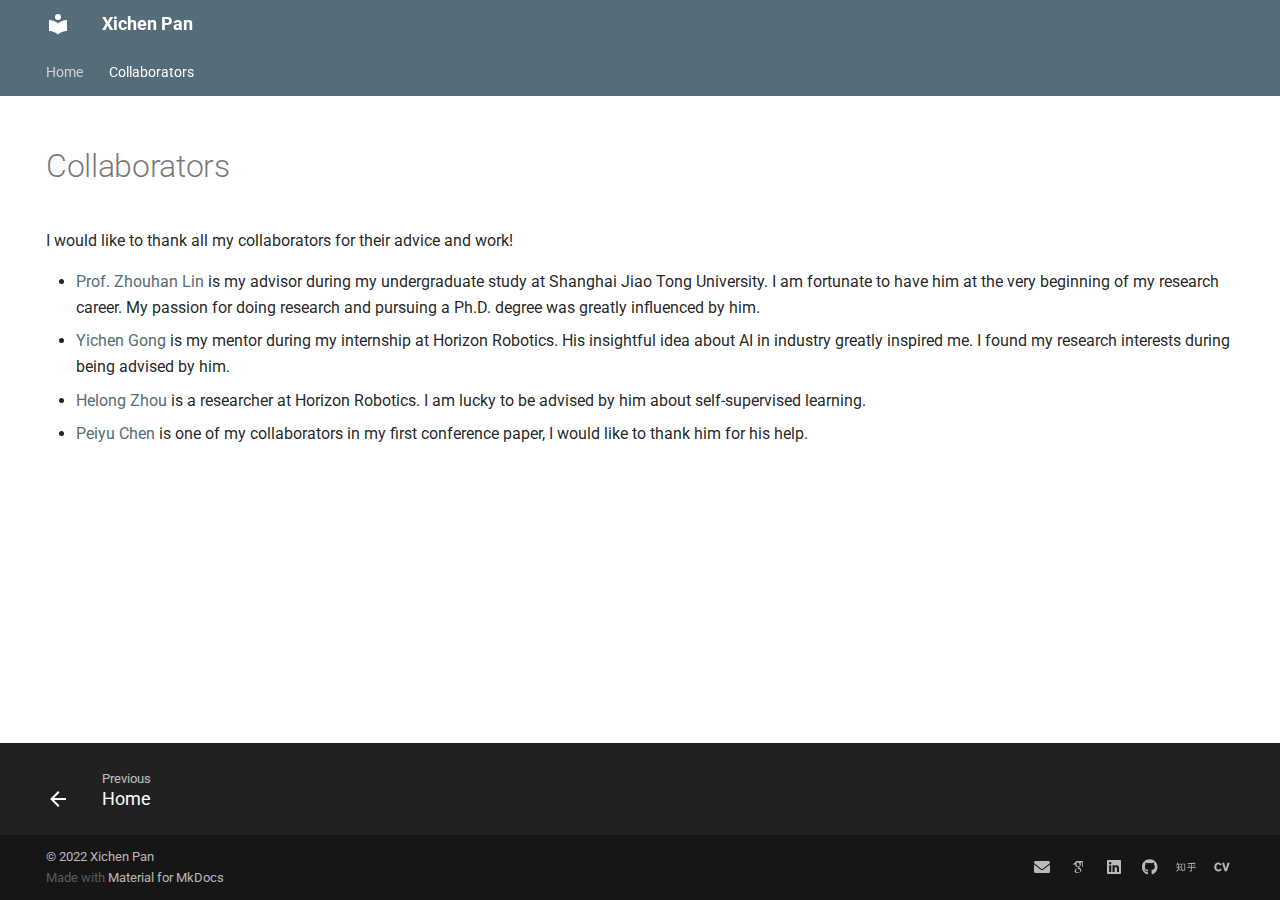
<file: site/Collaborators/index.html>
<!doctype html>
<html lang="en" class="no-js">
  <head>
    
      <meta charset="utf-8">
      <meta name="viewport" content="width=device-width,initial-scale=1">
      
      
        <meta name="author" content="Xichen Pan">
      
      
      <link rel="icon" href="../images/favicon.png">
      <meta name="generator" content="mkdocs-1.2.3, mkdocs-material-8.2.5">
    
    
      
        <title>Collaborators - Xichen Pan</title>
      
    
    
      <link rel="stylesheet" href="../assets/stylesheets/main.2d9f7617.min.css">
      
        
        <link rel="stylesheet" href="../assets/stylesheets/palette.e6a45f82.min.css">
        
          
          
          <meta name="theme-color" content="#546d78">
        
      
    
    
    
      
        
        
        <link rel="preconnect" href="https://fonts.gstatic.com" crossorigin>
        <link rel="stylesheet" href="https://fonts.googleapis.com/css?family=Roboto:300,300i,400,400i,700,700i%7CRoboto+Mono:400,400i,700,700i&display=fallback">
        <style>:root{--md-text-font:"Roboto";--md-code-font:"Roboto Mono"}</style>
      
    
    
    <script>__md_scope=new URL("..",location),__md_get=(e,_=localStorage,t=__md_scope)=>JSON.parse(_.getItem(t.pathname+"."+e)),__md_set=(e,_,t=localStorage,a=__md_scope)=>{try{t.setItem(a.pathname+"."+e,JSON.stringify(_))}catch(e){}}</script>
    
      
  


  
  


  <script>function gtag(){dataLayer.push(arguments)}window.dataLayer=window.dataLayer||[],gtag("js",new Date),gtag("config","G-C9D61JHQY9"),document.addEventListener("DOMContentLoaded",function(){document.forms.search&&document.forms.search.query.addEventListener("blur",function(){this.value&&gtag("event","search",{search_term:this.value})}),"undefined"!=typeof location$&&location$.subscribe(function(e){gtag("config","G-C9D61JHQY9",{page_path:e.pathname})})})</script>
  <script async src="https://www.googletagmanager.com/gtag/js?id=G-C9D61JHQY9"></script>


    
    
  </head>
  
  
    
    
    
    
    
    <body dir="ltr" data-md-color-scheme="" data-md-color-primary="blue-grey" data-md-color-accent="blue">
  
    
    
    <input class="md-toggle" data-md-toggle="drawer" type="checkbox" id="__drawer" autocomplete="off">
    <input class="md-toggle" data-md-toggle="search" type="checkbox" id="__search" autocomplete="off">
    <label class="md-overlay" for="__drawer"></label>
    <div data-md-component="skip">
      
    </div>
    <div data-md-component="announce">
      
    </div>
    
    
      

<header class="md-header" data-md-component="header">
  <nav class="md-header__inner md-grid" aria-label="Header">
    <a href=".." title="Xichen Pan" class="md-header__button md-logo" aria-label="Xichen Pan" data-md-component="logo">
      
  
  <svg xmlns="http://www.w3.org/2000/svg" viewBox="0 0 24 24"><path d="M12 8a3 3 0 0 0 3-3 3 3 0 0 0-3-3 3 3 0 0 0-3 3 3 3 0 0 0 3 3m0 3.54C9.64 9.35 6.5 8 3 8v11c3.5 0 6.64 1.35 9 3.54 2.36-2.19 5.5-3.54 9-3.54V8c-3.5 0-6.64 1.35-9 3.54z"/></svg>

    </a>
    <label class="md-header__button md-icon" for="__drawer">
      <svg xmlns="http://www.w3.org/2000/svg" viewBox="0 0 24 24"><path d="M3 6h18v2H3V6m0 5h18v2H3v-2m0 5h18v2H3v-2z"/></svg>
    </label>
    <div class="md-header__title" data-md-component="header-title">
      <div class="md-header__ellipsis">
        <div class="md-header__topic">
          <span class="md-ellipsis">
            Xichen Pan
          </span>
        </div>
        <div class="md-header__topic" data-md-component="header-topic">
          <span class="md-ellipsis">
            
              Collaborators
            
          </span>
        </div>
      </div>
    </div>
    
    
    
    
  </nav>
  
</header>
    
    <div class="md-container" data-md-component="container">
      
      
        
          
            
<nav class="md-tabs" aria-label="Tabs" data-md-component="tabs">
  <div class="md-tabs__inner md-grid">
    <ul class="md-tabs__list">
      
        
  
  


  <li class="md-tabs__item">
    <a href=".." class="md-tabs__link">
      Home
    </a>
  </li>

      
        
  
  
    
  


  <li class="md-tabs__item">
    <a href="./" class="md-tabs__link md-tabs__link--active">
      Collaborators
    </a>
  </li>

      
    </ul>
  </div>
</nav>
          
        
      
      <main class="md-main" data-md-component="main">
        <div class="md-main__inner md-grid">
          
            
              
                
              
              <div class="md-sidebar md-sidebar--primary" data-md-component="sidebar" data-md-type="navigation" hidden>
                <div class="md-sidebar__scrollwrap">
                  <div class="md-sidebar__inner">
                    

  


<nav class="md-nav md-nav--primary md-nav--lifted" aria-label="Navigation" data-md-level="0">
  <label class="md-nav__title" for="__drawer">
    <a href=".." title="Xichen Pan" class="md-nav__button md-logo" aria-label="Xichen Pan" data-md-component="logo">
      
  
  <svg xmlns="http://www.w3.org/2000/svg" viewBox="0 0 24 24"><path d="M12 8a3 3 0 0 0 3-3 3 3 0 0 0-3-3 3 3 0 0 0-3 3 3 3 0 0 0 3 3m0 3.54C9.64 9.35 6.5 8 3 8v11c3.5 0 6.64 1.35 9 3.54 2.36-2.19 5.5-3.54 9-3.54V8c-3.5 0-6.64 1.35-9 3.54z"/></svg>

    </a>
    Xichen Pan
  </label>
  
  <ul class="md-nav__list" data-md-scrollfix>
    
      
      
      

  
  
  
    <li class="md-nav__item">
      <a href=".." class="md-nav__link">
        Home
      </a>
    </li>
  

    
      
      
      

  
  
    
  
  
    <li class="md-nav__item md-nav__item--active">
      
      <input class="md-nav__toggle md-toggle" data-md-toggle="toc" type="checkbox" id="__toc">
      
      
      
      <a href="./" class="md-nav__link md-nav__link--active">
        Collaborators
      </a>
      
    </li>
  

    
  </ul>
</nav>
                  </div>
                </div>
              </div>
            
            
          
          <div class="md-content" data-md-component="content">
            <article class="md-content__inner md-typeset">
              
                


  <h1>Collaborators</h1>

<p>I would like to thank all my collaborators for their advice and work!</p>
<ul>
<li><a href="https://jhc.sjtu.edu.cn/people/members/faculty/zhouhan-lin.html">Prof. Zhouhan Lin</a> is my advisor during my undergraduate study at Shanghai Jiao Tong University. I am fortunate to have him at the very beginning of my research career. My passion for doing research and pursuing a Ph.D. degree was greatly influenced by him.</li>
<li><a href="https://scholar.google.com/citations?user=e3bTLycAAAAJ&amp;hl=en">Yichen Gong</a> is my mentor during my internship at Horizon Robotics. His insightful idea about AI in industry greatly inspired me. I found my research interests during being advised by him.</li>
<li><a href="https://www.linkedin.com/in/周贺龙-helong-zhou-ba1364143/">Helong Zhou</a> is a researcher at Horizon Robotics. I am lucky to be advised by him about self-supervised learning.</li>
<li><a href="http://peiyuchen.top/">Peiyu Chen</a> is one of my collaborators in my first conference paper, I would like to thank him for his help.</li>
</ul>

              
            </article>
          </div>
        </div>
        
      </main>
      
        <footer class="md-footer">
  
    <nav class="md-footer__inner md-grid" aria-label="Footer">
      
        
        <a href=".." class="md-footer__link md-footer__link--prev" aria-label="Previous: Home" rel="prev">
          <div class="md-footer__button md-icon">
            <svg xmlns="http://www.w3.org/2000/svg" viewBox="0 0 24 24"><path d="M20 11v2H8l5.5 5.5-1.42 1.42L4.16 12l7.92-7.92L13.5 5.5 8 11h12z"/></svg>
          </div>
          <div class="md-footer__title">
            <div class="md-ellipsis">
              <span class="md-footer__direction">
                Previous
              </span>
              Home
            </div>
          </div>
        </a>
      
      
    </nav>
  
  <div class="md-footer-meta md-typeset">
    <div class="md-footer-meta__inner md-grid">
      <div class="md-copyright">
  
    <div class="md-copyright__highlight">
      &copy; 2022 Xichen Pan
    </div>
  
  
    Made with
    <a href="https://squidfunk.github.io/mkdocs-material/" target="_blank" rel="noopener">
      Material for MkDocs
    </a>
  
</div>
      
        <div class="md-social">
  
    
    
    <a href="mailto:xcpan.mail@gmail.com" target="_blank" rel="noopener" title="" class="md-social__link">
      <svg xmlns="http://www.w3.org/2000/svg" viewBox="0 0 512 512"><!--! Font Awesome Free 6.0.0 by @fontawesome - https://fontawesome.com License - https://fontawesome.com/license/free (Icons: CC BY 4.0, Fonts: SIL OFL 1.1, Code: MIT License) Copyright 2022 Fonticons, Inc.--><path d="M256 352c-16.53 0-33.06-5.422-47.16-16.41L0 173.2V400c0 26.5 21.49 48 48 48h416c26.51 0 48-21.49 48-48V173.2L303.2 335.7C289.1 346.6 272.5 352 256 352zM16.29 145.3l212.2 165.1c16.19 12.6 38.87 12.6 55.06 0l212.2-165.1C505.1 137.3 512 125 512 112c0-26.51-21.5-48-48-48H48C21.49 64 0 85.49 0 112c0 13 6.01 25.3 16.29 33.3z"/></svg>
    </a>
  
    
    
      
      
    
    <a href="https://scholar.google.com/citations?user=9wh9VXIAAAAJ&hl=en" target="_blank" rel="noopener" title="scholar.google.com" class="md-social__link">
      <?xml version="1.0" encoding="UTF-8" standalone="no"?>
<svg
   xmlns:dc="http://purl.org/dc/elements/1.1/"
   xmlns:cc="http://creativecommons.org/ns#"
   xmlns:rdf="http://www.w3.org/1999/02/22-rdf-syntax-ns#"
   xmlns:svg="http://www.w3.org/2000/svg"
   xmlns="http://www.w3.org/2000/svg"
   xmlns:sodipodi="http://sodipodi.sourceforge.net/DTD/sodipodi-0.dtd"
   xmlns:inkscape="http://www.inkscape.org/namespaces/inkscape"
   width="384"
   height="512"
   viewBox="0 0 384 512"
   version="1.1"
   id="svg8"
   inkscape:version="1.0 (1.0+r73+1)"
   sodipodi:docname="google-scholar.svg">
  <title
     id="title833">Google Scholar</title>
  <defs
     id="defs2" />
  <sodipodi:namedview
     id="base"
     pagecolor="#ffffff"
     bordercolor="#666666"
     borderopacity="1.0"
     inkscape:pageopacity="0.0"
     inkscape:pageshadow="2"
     inkscape:zoom="0.75"
     inkscape:cx="192"
     inkscape:cy="256"
     inkscape:document-units="px"
     inkscape:current-layer="layer6"
     inkscape:document-rotation="0"
     showgrid="true"
     units="px"
     showguides="true"
     inkscape:guide-bbox="true"
     inkscape:window-width="1315"
     inkscape:window-height="713"
     inkscape:window-x="51"
     inkscape:window-y="27"
     inkscape:window-maximized="1">
    <inkscape:grid
       type="xygrid"
       id="grid10"
       empspacing="4" />
    <sodipodi:guide
       position="384.00001,64"
       orientation="0,1"
       id="guide23"
       inkscape:label="baseline"
       inkscape:locked="true"
       inkscape:color="rgb(0,0,255)" />
  </sodipodi:namedview>
  <metadata
     id="metadata5">
    <rdf:RDF>
      <cc:Work
         rdf:about="">
        <dc:format>image/svg+xml</dc:format>
        <dc:type
           rdf:resource="http://purl.org/dc/dcmitype/StillImage" />
        <dc:title>Google Scholar</dc:title>
        <cc:license
           rdf:resource="http://scripts.sil.org/OFL" />
        <dc:subject>
          <rdf:Bag>
            <rdf:li>Google Scholar</rdf:li>
          </rdf:Bag>
        </dc:subject>
      </cc:Work>
      <cc:License
         rdf:about="http://scripts.sil.org/OFL">
        <cc:permits
           rdf:resource="http://scripts.sil.org/pub/OFL/Reproduction" />
        <cc:permits
           rdf:resource="http://scripts.sil.org/pub/OFL/Distribution" />
        <cc:permits
           rdf:resource="http://scripts.sil.org/pub/OFL/Embedding" />
        <cc:permits
           rdf:resource="http://scripts.sil.org/pub/OFL/DerivativeWorks" />
        <cc:requires
           rdf:resource="http://scripts.sil.org/pub/OFL/Notice" />
        <cc:requires
           rdf:resource="http://scripts.sil.org/pub/OFL/Attribution" />
        <cc:requires
           rdf:resource="http://scripts.sil.org/pub/OFL/ShareAlike" />
        <cc:requires
           rdf:resource="http://scripts.sil.org/pub/OFL/DerivativeRenaming" />
        <cc:requires
           rdf:resource="http://scripts.sil.org/pub/OFL/BundlingWhenSelling" />
      </cc:License>
    </rdf:RDF>
  </metadata>
  <g
     inkscape:groupmode="layer"
     id="layer6"
     inkscape:label="icon">
    <path
       style="stroke-width:0.0647871"
       d="M 343.75868,106.66243 V 79.430205 L 363.52365,63.999997 H 149.63354 L 20.476345,176.2736 h 85.656075 c -0.15534,2.12494 -0.21914,4.04644 -0.21914,6.22563 0,20.84472 7.2192,38.08662 21.67203,51.86089 14.45284,13.79702 32.25124,20.64784 53.32651,20.64784 4.92319,0 9.75059,-0.36794 14.43842,-1.02419 -2.90722,6.50082 -4.37457,12.52302 -4.37457,18.14228 0,9.87526 4.49924,20.4304 13.46715,31.6418 -39.23377,2.6705 -68.06112,9.73264 -86.43702,21.16322 -10.53108,6.49907 -19.000207,14.70396 -25.390349,24.5311 -6.390569,9.89933 -9.577754,20.51525 -9.577754,31.9616 0,9.64822 2.062375,18.33611 6.21907,26.06233 4.156694,7.7263 9.577757,14.07047 16.312223,18.98408 6.71825,4.96781 14.46899,9.10088 23.219,12.46874 8.73429,3.34378 17.40643,5.71858 26.06106,7.06258 8.62707,1.34222 17.20471,1.9985 25.70579,1.9985 13.46887,0 26.95353,-1.73428 40.54711,-5.18707 13.56165,-3.48461 26.28022,-8.64143 38.17105,-15.4927 11.85935,-6.80488 21.51545,-16.0865 28.9219,-27.7183 7.39024,-11.67998 11.09457,-24.80499 11.09457,-39.33613 0,-11.01584 -2.24964,-21.03852 -6.7502,-30.14073 -4.46864,-9.07202 -9.93785,-16.54102 -16.45271,-22.34403 -6.5008,-5.81263 -12.99987,-11.15539 -19.51512,-15.9679 -6.50083,-4.84488 -12.00021,-9.75058 -16.46884,-14.8129 -4.4848,-5.04657 -6.73444,-10.05419 -6.73444,-14.98395 0,-4.92145 1.73422,-9.67183 5.21588,-14.26559 3.45451,-4.6095 7.67376,-9.04795 12.60967,-13.30571 4.93756,-4.24944 9.87523,-8.96788 14.79665,-14.13302 4.92147,-5.14719 9.14072,-11.82739 12.60971,-20.00822 3.48467,-8.17907 5.20318,-17.44489 5.20318,-27.75679 0,-13.4527 -2.54714,-24.46065 -7.54735,-33.31348 -0.59369,-1.02243 -1.21757,-1.80338 -1.87511,-3.02225 l 56.90745,-46.672136 v 17.118526 c -7.39373,0.92969 -6.62422,5.34582 -6.62422,10.6352 v 128.66719 c 0,5.95832 4.8751,10.83382 10.83386,10.83382 h 3.98869 c 5.95835,0 10.83386,-4.87506 10.83386,-10.83382 V 117.29282 c 0,-5.27669 0.77741,-9.68801 -6.56167,-10.63039 z M 236.39865,329.14114 c 1.14099,0.7503 3.7039,2.78075 7.7184,6.03838 4.0495,3.24319 6.797,5.69582 8.26567,7.41432 1.43851,1.66381 3.5792,4.16501 6.37617,7.54734 2.81268,3.3744 4.7184,6.30394 5.71853,8.73425 1.00016,2.4767 2.01603,5.46089 3.04636,8.94556 0.98567,3.44488 1.48486,6.97595 1.48486,10.56169 0,17.04813 -6.56338,29.68007 -19.65604,37.85915 -13.125,8.18083 -28.76651,12.27368 -46.93767,12.27368 -9.18709,0 -18.2031,-1.09289 -27.06247,-3.1951 -8.84322,-2.11665 -17.31192,-5.3362 -25.39035,-9.60185 -8.07846,-4.25771 -14.57754,-10.20337 -19.50072,-17.79659 -4.93764,-7.64012 -7.40645,-16.41464 -7.40645,-26.24962 0,-10.32022 2.79692,-19.28987 8.42233,-26.90588 5.59343,-7.62564 12.93774,-13.3919 22.03208,-17.3154 9.0624,-3.94582 18.24946,-6.74232 27.56166,-8.39827 9.31221,-1.7023 18.79679,-2.555 28.43842,-2.555 4.46862,0 7.93582,0.25115 10.40465,0.69607 0.45456,0.21918 3.03188,2.07025 7.73456,5.56326 4.70401,3.46237 7.62565,5.59519 8.75047,6.38401 z m -3.35823,-100.5779 c -7.40648,8.85938 -17.73454,13.2882 -30.95363,13.2882 -11.85933,0 -22.29766,-4.76482 -31.26554,-14.31195 -8.99984,-9.52309 -15.42235,-20.32803 -19.34408,-32.43061 -3.93752,-12.10871 -5.90585,-23.98423 -5.90585,-35.648 0,-13.6942 3.59542,-25.35184 10.7809,-34.97598 7.18727,-9.64952 17.49915,-14.48477 30.93786,-14.48477 11.87507,0 22.37423,5.03825 31.43704,15.15677 9.09434,10.08482 15.60961,21.41303 19.5169,33.96799 3.92176,12.5392 5.87345,24.52979 5.87345,35.98399 0,13.44658 -3.70256,24.60984 -11.07663,33.45436 z"
       id="path2" />
  </g>
</svg>
    </a>
  
    
    
      
      
    
    <a href="https://www.linkedin.com/in/xichenpan/" target="_blank" rel="noopener" title="www.linkedin.com" class="md-social__link">
      <svg xmlns="http://www.w3.org/2000/svg" viewBox="0 0 448 512"><!--! Font Awesome Free 6.0.0 by @fontawesome - https://fontawesome.com License - https://fontawesome.com/license/free (Icons: CC BY 4.0, Fonts: SIL OFL 1.1, Code: MIT License) Copyright 2022 Fonticons, Inc.--><path d="M416 32H31.9C14.3 32 0 46.5 0 64.3v383.4C0 465.5 14.3 480 31.9 480H416c17.6 0 32-14.5 32-32.3V64.3c0-17.8-14.4-32.3-32-32.3zM135.4 416H69V202.2h66.5V416zm-33.2-243c-21.3 0-38.5-17.3-38.5-38.5S80.9 96 102.2 96c21.2 0 38.5 17.3 38.5 38.5 0 21.3-17.2 38.5-38.5 38.5zm282.1 243h-66.4V312c0-24.8-.5-56.7-34.5-56.7-34.6 0-39.9 27-39.9 54.9V416h-66.4V202.2h63.7v29.2h.9c8.9-16.8 30.6-34.5 62.9-34.5 67.2 0 79.7 44.3 79.7 101.9V416z"/></svg>
    </a>
  
    
    
      
      
    
    <a href="https://github.com/Flash-321" target="_blank" rel="noopener" title="github.com" class="md-social__link">
      <svg xmlns="http://www.w3.org/2000/svg" viewBox="0 0 496 512"><!--! Font Awesome Free 6.0.0 by @fontawesome - https://fontawesome.com License - https://fontawesome.com/license/free (Icons: CC BY 4.0, Fonts: SIL OFL 1.1, Code: MIT License) Copyright 2022 Fonticons, Inc.--><path d="M165.9 397.4c0 2-2.3 3.6-5.2 3.6-3.3.3-5.6-1.3-5.6-3.6 0-2 2.3-3.6 5.2-3.6 3-.3 5.6 1.3 5.6 3.6zm-31.1-4.5c-.7 2 1.3 4.3 4.3 4.9 2.6 1 5.6 0 6.2-2s-1.3-4.3-4.3-5.2c-2.6-.7-5.5.3-6.2 2.3zm44.2-1.7c-2.9.7-4.9 2.6-4.6 4.9.3 2 2.9 3.3 5.9 2.6 2.9-.7 4.9-2.6 4.6-4.6-.3-1.9-3-3.2-5.9-2.9zM244.8 8C106.1 8 0 113.3 0 252c0 110.9 69.8 205.8 169.5 239.2 12.8 2.3 17.3-5.6 17.3-12.1 0-6.2-.3-40.4-.3-61.4 0 0-70 15-84.7-29.8 0 0-11.4-29.1-27.8-36.6 0 0-22.9-15.7 1.6-15.4 0 0 24.9 2 38.6 25.8 21.9 38.6 58.6 27.5 72.9 20.9 2.3-16 8.8-27.1 16-33.7-55.9-6.2-112.3-14.3-112.3-110.5 0-27.5 7.6-41.3 23.6-58.9-2.6-6.5-11.1-33.3 2.6-67.9 20.9-6.5 69 27 69 27 20-5.6 41.5-8.5 62.8-8.5s42.8 2.9 62.8 8.5c0 0 48.1-33.6 69-27 13.7 34.7 5.2 61.4 2.6 67.9 16 17.7 25.8 31.5 25.8 58.9 0 96.5-58.9 104.2-114.8 110.5 9.2 7.9 17 22.9 17 46.4 0 33.7-.3 75.4-.3 83.6 0 6.5 4.6 14.4 17.3 12.1C428.2 457.8 496 362.9 496 252 496 113.3 383.5 8 244.8 8zM97.2 352.9c-1.3 1-1 3.3.7 5.2 1.6 1.6 3.9 2.3 5.2 1 1.3-1 1-3.3-.7-5.2-1.6-1.6-3.9-2.3-5.2-1zm-10.8-8.1c-.7 1.3.3 2.9 2.3 3.9 1.6 1 3.6.7 4.3-.7.7-1.3-.3-2.9-2.3-3.9-2-.6-3.6-.3-4.3.7zm32.4 35.6c-1.6 1.3-1 4.3 1.3 6.2 2.3 2.3 5.2 2.6 6.5 1 1.3-1.3.7-4.3-1.3-6.2-2.2-2.3-5.2-2.6-6.5-1zm-11.4-14.7c-1.6 1-1.6 3.6 0 5.9 1.6 2.3 4.3 3.3 5.6 2.3 1.6-1.3 1.6-3.9 0-6.2-1.4-2.3-4-3.3-5.6-2z"/></svg>
    </a>
  
    
    
      
      
    
    <a href="https://www.zhihu.com/people/pan-xi-chen-54" target="_blank" rel="noopener" title="www.zhihu.com" class="md-social__link">
      <svg xmlns="http://www.w3.org/2000/svg" viewBox="0 0 640 512"><!--! Font Awesome Free 6.0.0 by @fontawesome - https://fontawesome.com License - https://fontawesome.com/license/free (Icons: CC BY 4.0, Fonts: SIL OFL 1.1, Code: MIT License) Copyright 2022 Fonticons, Inc.--><path d="M170.54 148.13v217.54l23.43.01 7.71 26.37 42.01-26.37h49.53V148.13H170.54zm97.75 193.93h-27.94l-27.9 17.51-5.08-17.47-11.9-.04V171.75h72.82v170.31zm-118.46-94.39H97.5c1.74-27.1 2.2-51.59 2.2-73.46h51.16s1.97-22.56-8.58-22.31h-88.5c3.49-13.12 7.87-26.66 13.12-40.67 0 0-24.07 0-32.27 21.57-3.39 8.9-13.21 43.14-30.7 78.12 5.89-.64 25.37-1.18 36.84-22.21 2.11-5.89 2.51-6.66 5.14-14.53h28.87c0 10.5-1.2 66.88-1.68 73.44H20.83c-11.74 0-15.56 23.62-15.56 23.62h65.58C66.45 321.1 42.83 363.12 0 396.34c20.49 5.85 40.91-.93 51-9.9 0 0 22.98-20.9 35.59-69.25l53.96 64.94s7.91-26.89-1.24-39.99c-7.58-8.92-28.06-33.06-36.79-41.81L87.9 311.95c4.36-13.98 6.99-27.55 7.87-40.67h61.65s-.09-23.62-7.59-23.62v.01zm412.02-1.6c20.83-25.64 44.98-58.57 44.98-58.57s-18.65-14.8-27.38-4.06c-6 8.15-36.83 48.2-36.83 48.2l19.23 14.43zm-150.09-59.09c-9.01-8.25-25.91 2.13-25.91 2.13s39.52 55.04 41.12 57.45l19.46-13.73s-25.67-37.61-34.66-45.86h-.01zM640 258.35c-19.78 0-130.91.93-131.06.93v-101c4.81 0 12.42-.4 22.85-1.2 40.88-2.41 70.13-4 87.77-4.81 0 0 12.22-27.19-.59-33.44-3.07-1.18-23.17 4.58-23.17 4.58s-165.22 16.49-232.36 18.05c1.6 8.82 7.62 17.08 15.78 19.55 13.31 3.48 22.69 1.7 49.15.89 24.83-1.6 43.68-2.43 56.51-2.43v99.81H351.41s2.82 22.31 25.51 22.85h107.94v70.92c0 13.97-11.19 21.99-24.48 21.12-14.08.11-26.08-1.15-41.69-1.81 1.99 3.97 6.33 14.39 19.31 21.84 9.88 4.81 16.17 6.57 26.02 6.57 29.56 0 45.67-17.28 44.89-45.31v-73.32h122.36c9.68 0 8.7-23.78 8.7-23.78l.03-.01z"/></svg>
    </a>
  
    
    
    <a href="sources/CV.pdf" target="_blank" rel="noopener" title="" class="md-social__link">
      <?xml version="1.0" encoding="UTF-8" standalone="no"?>
<svg
   xmlns:dc="http://purl.org/dc/elements/1.1/"
   xmlns:cc="http://creativecommons.org/ns#"
   xmlns:rdf="http://www.w3.org/1999/02/22-rdf-syntax-ns#"
   xmlns:svg="http://www.w3.org/2000/svg"
   xmlns="http://www.w3.org/2000/svg"
   xmlns:sodipodi="http://sodipodi.sourceforge.net/DTD/sodipodi-0.dtd"
   xmlns:inkscape="http://www.inkscape.org/namespaces/inkscape"
   width="512"
   height="512"
   viewBox="0 0 512 512"
   version="1.1"
   id="svg8"
   inkscape:version="1.0 (1.0+r73+1)"
   sodipodi:docname="cv.svg">
  <title
     id="title833">CV</title>
  <defs
     id="defs2" />
  <sodipodi:namedview
     scale-x="1"
     id="base"
     pagecolor="#ffffff"
     bordercolor="#666666"
     borderopacity="1.0"
     inkscape:pageopacity="0.0"
     inkscape:pageshadow="2"
     inkscape:zoom="0.75"
     inkscape:cx="256"
     inkscape:cy="256"
     inkscape:document-units="px"
     inkscape:current-layer="layer6"
     inkscape:document-rotation="0"
     showgrid="true"
     units="px"
     showguides="true"
     inkscape:guide-bbox="true"
     inkscape:window-width="1315"
     inkscape:window-height="713"
     inkscape:window-x="51"
     inkscape:window-y="27"
     inkscape:window-maximized="1">
    <inkscape:grid
       type="xygrid"
       id="grid10"
       empspacing="4" />
    <sodipodi:guide
       position="511.99998,64"
       orientation="0,1"
       id="guide23"
       inkscape:label="baseline"
       inkscape:locked="true"
       inkscape:color="rgb(0,0,255)" />
  </sodipodi:namedview>
  <metadata
     id="metadata5">
    <rdf:RDF>
      <cc:Work
         rdf:about="">
        <dc:format>image/svg+xml</dc:format>
        <dc:type
           rdf:resource="http://purl.org/dc/dcmitype/StillImage" />
        <dc:title>CV</dc:title>
        <cc:license
           rdf:resource="http://scripts.sil.org/OFL" />
        <dc:subject>
          <rdf:Bag>
            <rdf:li>CV</rdf:li>
          </rdf:Bag>
        </dc:subject>
      </cc:Work>
      <cc:License
         rdf:about="http://scripts.sil.org/OFL">
        <cc:permits
           rdf:resource="http://scripts.sil.org/pub/OFL/Reproduction" />
        <cc:permits
           rdf:resource="http://scripts.sil.org/pub/OFL/Distribution" />
        <cc:permits
           rdf:resource="http://scripts.sil.org/pub/OFL/Embedding" />
        <cc:permits
           rdf:resource="http://scripts.sil.org/pub/OFL/DerivativeWorks" />
        <cc:requires
           rdf:resource="http://scripts.sil.org/pub/OFL/Notice" />
        <cc:requires
           rdf:resource="http://scripts.sil.org/pub/OFL/Attribution" />
        <cc:requires
           rdf:resource="http://scripts.sil.org/pub/OFL/ShareAlike" />
        <cc:requires
           rdf:resource="http://scripts.sil.org/pub/OFL/DerivativeRenaming" />
        <cc:requires
           rdf:resource="http://scripts.sil.org/pub/OFL/BundlingWhenSelling" />
      </cc:License>
    </rdf:RDF>
  </metadata>
  <g
     inkscape:groupmode="layer"
     id="layer6"
     inkscape:label="icon">
    <path
       style="stroke-width:0.07717"
       d="m 249.17973,328.32402 c -9.78758,15.38441 -19.17851,30.4337 -40.22128,45.05521 -11.25687,7.89055 -37.16464,23.30604 -73.9908,23.30604 -70.258325,0 -126.9676516,-51.07979 -126.9676516,-140.88446 0,-78.48565 53.3447156,-140.48607 128.4662816,-140.48607 30.4337,0 57.47396,10.52167 77.38654,26.30447 18.41392,14.65033 27.03796,29.30348 34.56291,42.45573 l -52.58013,26.27338 c -3.76134,-8.62631 -8.28954,-17.64933 -19.91259,-27.40585 -12.78437,-10.15549 -25.53991,-13.15224 -36.45998,-13.15224 -42.821335,0 -65.364452,39.82459 -65.364452,84.14459 0,58.23852 29.700162,87.14305 65.364452,87.14305 34.5629,0 48.47976,-24.0418 57.47396,-39.42563 l 52.24332,26.67235 z M 433.37382,123.57317 H 504 L 411.96314,388.7947 H 344.36647 L 253.46212,123.57317 h 70.62446 l 54.84337,188.60017 z"
       id="path2" />
  </g>
</svg>
    </a>
  
</div>
      
    </div>
  </div>
</footer>
      
    </div>
    <div class="md-dialog" data-md-component="dialog">
      <div class="md-dialog__inner md-typeset"></div>
    </div>
    <script id="__config" type="application/json">{"base": "..", "features": ["navigation.tabs"], "translations": {"clipboard.copy": "Copy to clipboard", "clipboard.copied": "Copied to clipboard", "search.config.lang": "en", "search.config.pipeline": "trimmer, stopWordFilter", "search.config.separator": "[\\s\\-]+", "search.placeholder": "Search", "search.result.placeholder": "Type to start searching", "search.result.none": "No matching documents", "search.result.one": "1 matching document", "search.result.other": "# matching documents", "search.result.more.one": "1 more on this page", "search.result.more.other": "# more on this page", "search.result.term.missing": "Missing", "select.version.title": "Select version"}, "search": "../assets/javascripts/workers/search.bd0b6b67.min.js"}</script>
    
    
      <script src="../assets/javascripts/bundle.467223ff.min.js"></script>
      
    
  </body>
</html>
</file>
<file: site/assets/stylesheets/main.2d9f7617.min.css>
@charset "UTF-8";html{-webkit-text-size-adjust:none;-moz-text-size-adjust:none;-ms-text-size-adjust:none;text-size-adjust:none;box-sizing:border-box}*,:after,:before{box-sizing:inherit}@media (prefers-reduced-motion){*,:after,:before{transition:none!important}}body{margin:0}a,button,input,label{-webkit-tap-highlight-color:transparent}a{color:inherit;text-decoration:none}hr{border:0;box-sizing:content-box;display:block;height:.05rem;overflow:visible;padding:0}small{font-size:80%}sub,sup{line-height:1em}img{border-style:none}table{border-collapse:separate;border-spacing:0}td,th{font-weight:400;vertical-align:top}button{background:transparent;border:0;font-family:inherit;font-size:inherit;margin:0;padding:0}input{border:0;outline:none}:root{--md-default-fg-color:rgba(0,0,0,.87);--md-default-fg-color--light:rgba(0,0,0,.54);--md-default-fg-color--lighter:rgba(0,0,0,.32);--md-default-fg-color--lightest:rgba(0,0,0,.07);--md-default-bg-color:#fff;--md-default-bg-color--light:hsla(0,0%,100%,.7);--md-default-bg-color--lighter:hsla(0,0%,100%,.3);--md-default-bg-color--lightest:hsla(0,0%,100%,.12);--md-primary-fg-color:#4051b5;--md-primary-fg-color--light:#5d6cc0;--md-primary-fg-color--dark:#303fa1;--md-primary-bg-color:#fff;--md-primary-bg-color--light:hsla(0,0%,100%,.7);--md-accent-fg-color:#526cfe;--md-accent-fg-color--transparent:rgba(82,108,254,.1);--md-accent-bg-color:#fff;--md-accent-bg-color--light:hsla(0,0%,100%,.7);--md-shadow-z1:0 0.2rem 0.5rem rgba(0,0,0,.05),0 0 0.05rem rgba(0,0,0,.1);--md-shadow-z2:0 0.2rem 0.5rem rgba(0,0,0,.1),0 0 0.05rem rgba(0,0,0,.25);--md-shadow-z3:0 0.2rem 0.5rem rgba(0,0,0,.2),0 0 0.05rem rgba(0,0,0,.35)}:root>*{--md-code-fg-color:#36464e;--md-code-bg-color:#f5f5f5;--md-code-hl-color:rgba(255,255,0,.5);--md-code-hl-number-color:#d52a2a;--md-code-hl-special-color:#db1457;--md-code-hl-function-color:#a846b9;--md-code-hl-constant-color:#6e59d9;--md-code-hl-keyword-color:#3f6ec6;--md-code-hl-string-color:#1c7d4d;--md-code-hl-name-color:var(--md-code-fg-color);--md-code-hl-operator-color:var(--md-default-fg-color--light);--md-code-hl-punctuation-color:var(--md-default-fg-color--light);--md-code-hl-comment-color:var(--md-default-fg-color--light);--md-code-hl-generic-color:var(--md-default-fg-color--light);--md-code-hl-variable-color:var(--md-default-fg-color--light);--md-typeset-color:var(--md-default-fg-color);--md-typeset-a-color:var(--md-primary-fg-color);--md-typeset-mark-color:rgba(255,255,0,.5);--md-typeset-del-color:rgba(245,80,61,.15);--md-typeset-ins-color:rgba(11,213,112,.15);--md-typeset-kbd-color:#fafafa;--md-typeset-kbd-accent-color:#fff;--md-typeset-kbd-border-color:#b8b8b8;--md-typeset-table-color:rgba(0,0,0,.12);--md-admonition-fg-color:var(--md-default-fg-color);--md-admonition-bg-color:var(--md-default-bg-color);--md-footer-fg-color:#fff;--md-footer-fg-color--light:hsla(0,0%,100%,.7);--md-footer-fg-color--lighter:hsla(0,0%,100%,.3);--md-footer-bg-color:rgba(0,0,0,.87);--md-footer-bg-color--dark:rgba(0,0,0,.32)}.md-icon svg{fill:currentcolor;display:block;height:1.2rem;width:1.2rem}body{-webkit-font-smoothing:antialiased;-moz-osx-font-smoothing:grayscale;--md-text-font-family:var(--md-text-font,_),-apple-system,BlinkMacSystemFont,Helvetica,Arial,sans-serif;--md-code-font-family:var(--md-code-font,_),SFMono-Regular,Consolas,Menlo,monospace}body,input{font-feature-settings:"kern","liga";font-family:var(--md-text-font-family)}body,code,input,kbd,pre{color:var(--md-typeset-color)}code,kbd,pre{font-feature-settings:"kern";font-family:var(--md-code-font-family)}:root{--md-typeset-table-sort-icon:url('data:image/svg+xml;charset=utf-8,<svg xmlns="http://www.w3.org/2000/svg" viewBox="0 0 24 24"><path d="m18 21-4-4h3V7h-3l4-4 4 4h-3v10h3M2 19v-2h10v2M2 13v-2h7v2M2 7V5h4v2H2z"/></svg>');--md-typeset-table-sort-icon--asc:url('data:image/svg+xml;charset=utf-8,<svg xmlns="http://www.w3.org/2000/svg" viewBox="0 0 24 24"><path d="M19 17h3l-4 4-4-4h3V3h2M2 17h10v2H2M6 5v2H2V5m0 6h7v2H2v-2z"/></svg>');--md-typeset-table-sort-icon--desc:url('data:image/svg+xml;charset=utf-8,<svg xmlns="http://www.w3.org/2000/svg" viewBox="0 0 24 24"><path d="M19 7h3l-4-4-4 4h3v14h2M2 17h10v2H2M6 5v2H2V5m0 6h7v2H2v-2z"/></svg>')}.md-typeset{-webkit-print-color-adjust:exact;color-adjust:exact;font-size:.8rem;line-height:1.6}@media print{.md-typeset{font-size:.68rem}}.md-typeset blockquote,.md-typeset dl,.md-typeset figure,.md-typeset ol,.md-typeset pre,.md-typeset ul{margin-bottom:1em;margin-top:1em}.md-typeset h1{color:var(--md-default-fg-color--light);font-size:2em;line-height:1.3;margin:0 0 1.25em}.md-typeset h1,.md-typeset h2{font-weight:300;letter-spacing:-.01em}.md-typeset h2{font-size:1.5625em;line-height:1.4;margin:1.6em 0 .64em}.md-typeset h3{font-size:1.25em;font-weight:400;letter-spacing:-.01em;line-height:1.5;margin:1.6em 0 .8em}.md-typeset h2+h3{margin-top:.8em}.md-typeset h4{font-weight:700;letter-spacing:-.01em;margin:1em 0}.md-typeset h5,.md-typeset h6{color:var(--md-default-fg-color--light);font-size:.8em;font-weight:700;letter-spacing:-.01em;margin:1.25em 0}.md-typeset h5{text-transform:uppercase}.md-typeset hr{border-bottom:.05rem solid var(--md-default-fg-color--lightest);display:flow-root;margin:1.5em 0}.md-typeset a{color:var(--md-typeset-a-color);word-break:break-word}.md-typeset a,.md-typeset a:before{transition:color 125ms}.md-typeset a:focus,.md-typeset a:hover{color:var(--md-accent-fg-color)}.md-typeset a.focus-visible{outline-color:var(--md-accent-fg-color);outline-offset:.2rem}.md-typeset code,.md-typeset kbd,.md-typeset pre{color:var(--md-code-fg-color);direction:ltr}@media print{.md-typeset code,.md-typeset kbd,.md-typeset pre{white-space:pre-wrap}}.md-typeset code{background-color:var(--md-code-bg-color);border-radius:.1rem;-webkit-box-decoration-break:clone;box-decoration-break:clone;font-size:.85em;padding:0 .2941176471em;word-break:break-word}.md-typeset code:not(.focus-visible){-webkit-tap-highlight-color:transparent;outline:none}.md-typeset a code{color:currentcolor}.md-typeset pre{display:flow-root;line-height:1.4;position:relative}.md-typeset pre>code{-webkit-box-decoration-break:slice;box-decoration-break:slice;box-shadow:none;display:block;margin:0;outline-color:var(--md-accent-fg-color);overflow:auto;padding:.7720588235em 1.1764705882em;scrollbar-color:var(--md-default-fg-color--lighter) transparent;scrollbar-width:thin;touch-action:auto;word-break:normal}.md-typeset pre>code:hover{scrollbar-color:var(--md-accent-fg-color) transparent}.md-typeset pre>code::-webkit-scrollbar{height:.2rem;width:.2rem}.md-typeset pre>code::-webkit-scrollbar-thumb{background-color:var(--md-default-fg-color--lighter)}.md-typeset pre>code::-webkit-scrollbar-thumb:hover{background-color:var(--md-accent-fg-color)}.md-typeset kbd{background-color:var(--md-typeset-kbd-color);border-radius:.1rem;box-shadow:0 .1rem 0 .05rem var(--md-typeset-kbd-border-color),0 .1rem 0 var(--md-typeset-kbd-border-color),0 -.1rem .2rem var(--md-typeset-kbd-accent-color) inset;color:var(--md-default-fg-color);display:inline-block;font-size:.75em;padding:0 .6666666667em;vertical-align:text-top;word-break:break-word}.md-typeset mark{background-color:var(--md-typeset-mark-color);-webkit-box-decoration-break:clone;box-decoration-break:clone;color:inherit;word-break:break-word}.md-typeset abbr{border-bottom:.05rem dotted var(--md-default-fg-color--light);cursor:help;text-decoration:none}@media (hover:none){.md-typeset abbr{position:relative}.md-typeset abbr[title]:-webkit-any(:focus,:hover):after{background-color:var(--md-default-fg-color);border-radius:.1rem;box-shadow:var(--md-shadow-z3);color:var(--md-default-bg-color);content:attr(title);display:inline-block;font-size:.7rem;margin-top:2em;max-width:80%;min-width:-webkit-max-content;min-width:max-content;padding:.2rem .3rem;position:absolute;width:auto}.md-typeset abbr[title]:-moz-any(:focus,:hover):after{background-color:var(--md-default-fg-color);border-radius:.1rem;box-shadow:var(--md-shadow-z3);color:var(--md-default-bg-color);content:attr(title);display:inline-block;font-size:.7rem;margin-top:2em;max-width:80%;min-width:-moz-max-content;min-width:max-content;padding:.2rem .3rem;position:absolute;width:auto}[dir=ltr] .md-typeset abbr[title]:-webkit-any(:focus,:hover):after{left:0}[dir=ltr] .md-typeset abbr[title]:-moz-any(:focus,:hover):after{left:0}[dir=ltr] .md-typeset abbr[title]:is(:focus,:hover):after{left:0}[dir=rtl] .md-typeset abbr[title]:-webkit-any(:focus,:hover):after{right:0}[dir=rtl] .md-typeset abbr[title]:-moz-any(:focus,:hover):after{right:0}[dir=rtl] .md-typeset abbr[title]:is(:focus,:hover):after{right:0}.md-typeset abbr[title]:is(:focus,:hover):after{background-color:var(--md-default-fg-color);border-radius:.1rem;box-shadow:var(--md-shadow-z3);color:var(--md-default-bg-color);content:attr(title);display:inline-block;font-size:.7rem;margin-top:2em;max-width:80%;min-width:-webkit-max-content;min-width:-moz-max-content;min-width:max-content;padding:.2rem .3rem;position:absolute;width:auto}}.md-typeset small{opacity:.75}[dir=ltr] .md-typeset sub,[dir=ltr] .md-typeset sup{margin-left:.078125em}[dir=rtl] .md-typeset sub,[dir=rtl] .md-typeset sup{margin-right:.078125em}[dir=ltr] .md-typeset blockquote{padding-left:.6rem}[dir=rtl] .md-typeset blockquote{padding-right:.6rem}[dir=ltr] .md-typeset blockquote{border-left:.2rem solid var(--md-default-fg-color--lighter)}[dir=rtl] .md-typeset blockquote{border-right:.2rem solid var(--md-default-fg-color--lighter)}.md-typeset blockquote{color:var(--md-default-fg-color--light);margin-left:0;margin-right:0}.md-typeset ul{list-style-type:disc}[dir=ltr] .md-typeset ol,[dir=ltr] .md-typeset ul{margin-left:.625em}[dir=rtl] .md-typeset ol,[dir=rtl] .md-typeset ul{margin-right:.625em}.md-typeset ol,.md-typeset ul{padding:0}.md-typeset ol:not([hidden]),.md-typeset ul:not([hidden]){display:flow-root}.md-typeset ol ol,.md-typeset ul ol{list-style-type:lower-alpha}.md-typeset ol ol ol,.md-typeset ul ol ol{list-style-type:lower-roman}[dir=ltr] .md-typeset ol li,[dir=ltr] .md-typeset ul li{margin-left:1.25em}[dir=rtl] .md-typeset ol li,[dir=rtl] .md-typeset ul li{margin-right:1.25em}.md-typeset ol li,.md-typeset ul li{margin-bottom:.5em}.md-typeset ol li blockquote,.md-typeset ol li p,.md-typeset ul li blockquote,.md-typeset ul li p{margin:.5em 0}.md-typeset ol li:last-child,.md-typeset ul li:last-child{margin-bottom:0}.md-typeset ol li :-webkit-any(ul,ol),.md-typeset ul li :-webkit-any(ul,ol){margin-bottom:.5em;margin-top:.5em}.md-typeset ol li :-moz-any(ul,ol),.md-typeset ul li :-moz-any(ul,ol){margin-bottom:.5em;margin-top:.5em}[dir=ltr] .md-typeset ol li :-webkit-any(ul,ol),[dir=ltr] .md-typeset ul li :-webkit-any(ul,ol){margin-left:.625em}[dir=ltr] .md-typeset ol li :-moz-any(ul,ol),[dir=ltr] .md-typeset ul li :-moz-any(ul,ol){margin-left:.625em}[dir=ltr] .md-typeset ol li :is(ul,ol),[dir=ltr] .md-typeset ul li :is(ul,ol){margin-left:.625em}[dir=rtl] .md-typeset ol li :-webkit-any(ul,ol),[dir=rtl] .md-typeset ul li :-webkit-any(ul,ol){margin-right:.625em}[dir=rtl] .md-typeset ol li :-moz-any(ul,ol),[dir=rtl] .md-typeset ul li :-moz-any(ul,ol){margin-right:.625em}[dir=rtl] .md-typeset ol li :is(ul,ol),[dir=rtl] .md-typeset ul li :is(ul,ol){margin-right:.625em}.md-typeset ol li :is(ul,ol),.md-typeset ul li :is(ul,ol){margin-bottom:.5em;margin-top:.5em}[dir=ltr] .md-typeset dd{margin-left:1.875em}[dir=rtl] .md-typeset dd{margin-right:1.875em}.md-typeset dd{margin-bottom:1.5em;margin-top:1em}.md-typeset img,.md-typeset svg{height:auto;max-width:100%}.md-typeset img[align=left],.md-typeset svg[align=left]{margin:1em 1em 1em 0}.md-typeset img[align=right],.md-typeset svg[align=right]{margin:1em 0 1em 1em}.md-typeset img[align]:only-child,.md-typeset svg[align]:only-child{margin-top:0}.md-typeset img[src$="#only-dark"]{display:none}.md-typeset figure{display:flow-root;margin:1em auto;max-width:100%;text-align:center;width:-webkit-fit-content;width:-moz-fit-content;width:fit-content}.md-typeset figure img{display:block}.md-typeset figcaption{font-style:italic;margin:1em auto;max-width:24rem}.md-typeset iframe{max-width:100%}.md-typeset table:not([class]){background-color:var(--md-default-bg-color);border:.05rem solid var(--md-typeset-table-color);border-radius:.1rem;display:inline-block;font-size:.64rem;max-width:100%;overflow:auto;touch-action:auto}@media print{.md-typeset table:not([class]){display:table}}.md-typeset table:not([class])+*{margin-top:1.5em}.md-typeset table:not([class]) :-webkit-any(th,td)>:first-child{margin-top:0}.md-typeset table:not([class]) :-moz-any(th,td)>:first-child{margin-top:0}.md-typeset table:not([class]) :is(th,td)>:first-child{margin-top:0}.md-typeset table:not([class]) :-webkit-any(th,td)>:last-child{margin-bottom:0}.md-typeset table:not([class]) :-moz-any(th,td)>:last-child{margin-bottom:0}.md-typeset table:not([class]) :is(th,td)>:last-child{margin-bottom:0}.md-typeset table:not([class]) :-webkit-any(th,td):not([align]){text-align:left}.md-typeset table:not([class]) :-moz-any(th,td):not([align]){text-align:left}.md-typeset table:not([class]) :is(th,td):not([align]){text-align:left}[dir=rtl] .md-typeset table:not([class]) :-webkit-any(th,td):not([align]){text-align:right}[dir=rtl] .md-typeset table:not([class]) :-moz-any(th,td):not([align]){text-align:right}[dir=rtl] .md-typeset table:not([class]) :is(th,td):not([align]){text-align:right}.md-typeset table:not([class]) th{font-weight:700;min-width:5rem;padding:.9375em 1.25em;vertical-align:top}.md-typeset table:not([class]) th a{color:inherit}.md-typeset table:not([class]) td{border-top:.05rem solid var(--md-typeset-table-color);padding:.9375em 1.25em;vertical-align:top}.md-typeset table:not([class]) tbody tr{transition:background-color 125ms}.md-typeset table:not([class]) tbody tr:hover{background-color:rgba(0,0,0,.035);box-shadow:0 .05rem 0 var(--md-default-bg-color) inset}.md-typeset table:not([class]) a{word-break:normal}.md-typeset table th[role=columnheader]{cursor:pointer}[dir=ltr] .md-typeset table th[role=columnheader]:after{margin-left:.5em}[dir=rtl] .md-typeset table th[role=columnheader]:after{margin-right:.5em}.md-typeset table th[role=columnheader]:after{content:"";display:inline-block;height:1.2em;-webkit-mask-image:var(--md-typeset-table-sort-icon);mask-image:var(--md-typeset-table-sort-icon);-webkit-mask-repeat:no-repeat;mask-repeat:no-repeat;-webkit-mask-size:contain;mask-size:contain;transition:background-color 125ms;vertical-align:text-bottom;width:1.2em}.md-typeset table th[role=columnheader]:hover:after{background-color:var(--md-default-fg-color--lighter)}.md-typeset table th[role=columnheader][aria-sort=ascending]:after{background-color:var(--md-default-fg-color--light);-webkit-mask-image:var(--md-typeset-table-sort-icon--asc);mask-image:var(--md-typeset-table-sort-icon--asc)}.md-typeset table th[role=columnheader][aria-sort=descending]:after{background-color:var(--md-default-fg-color--light);-webkit-mask-image:var(--md-typeset-table-sort-icon--desc);mask-image:var(--md-typeset-table-sort-icon--desc)}.md-typeset__scrollwrap{margin:1em -.8rem;overflow-x:auto;touch-action:auto}.md-typeset__table{display:inline-block;margin-bottom:.5em;padding:0 .8rem}@media print{.md-typeset__table{display:block}}html .md-typeset__table table{display:table;margin:0;overflow:hidden;width:100%}@media screen and (max-width:44.9375em){.md-content__inner>pre{margin:1em -.8rem}.md-content__inner>pre code{border-radius:0}}.md-banner{background-color:var(--md-footer-bg-color);color:var(--md-footer-fg-color);overflow:auto}@media print{.md-banner{display:none}}.md-banner--warning{background:var(--md-typeset-mark-color);color:var(--md-default-fg-color)}.md-banner__inner{font-size:.7rem;margin:.6rem auto;padding:0 .8rem}html{font-size:125%;height:100%;overflow-x:hidden}@media screen and (min-width:100em){html{font-size:137.5%}}@media screen and (min-width:125em){html{font-size:150%}}body{background-color:var(--md-default-bg-color);display:flex;flex-direction:column;font-size:.5rem;min-height:100%;position:relative;width:100%}@media print{body{display:block}}@media screen and (max-width:59.9375em){body[data-md-state=lock]{position:fixed}}.md-grid{margin-left:auto;margin-right:auto;max-width:61rem}.md-container{display:flex;flex-direction:column;flex-grow:1}@media print{.md-container{display:block}}.md-main{flex-grow:1}.md-main__inner{display:flex;height:100%;margin-top:1.5rem}.md-ellipsis{overflow:hidden;text-overflow:ellipsis;white-space:nowrap}.md-toggle{display:none}.md-option{height:0;opacity:0;position:absolute;width:0}.md-option:checked+label:not([hidden]){display:block}.md-option.focus-visible+label{outline-color:var(--md-accent-fg-color);outline-style:auto}.md-skip{background-color:var(--md-default-fg-color);border-radius:.1rem;color:var(--md-default-bg-color);font-size:.64rem;margin:.5rem;opacity:0;outline-color:var(--md-accent-fg-color);padding:.3rem .5rem;position:fixed;transform:translateY(.4rem);z-index:-1}.md-skip:focus{opacity:1;transform:translateY(0);transition:transform .25s cubic-bezier(.4,0,.2,1),opacity 175ms 75ms;z-index:10}@page{margin:25mm}:root{--md-clipboard-icon:url('data:image/svg+xml;charset=utf-8,<svg xmlns="http://www.w3.org/2000/svg" viewBox="0 0 24 24"><path d="M19 21H8V7h11m0-2H8a2 2 0 0 0-2 2v14a2 2 0 0 0 2 2h11a2 2 0 0 0 2-2V7a2 2 0 0 0-2-2m-3-4H4a2 2 0 0 0-2 2v14h2V3h12V1z"/></svg>')}.md-clipboard{border-radius:.1rem;color:var(--md-default-fg-color--lightest);cursor:pointer;height:1.5em;outline-color:var(--md-accent-fg-color);outline-offset:.1rem;position:absolute;right:.5em;top:.5em;transition:color .25s;width:1.5em;z-index:1}@media print{.md-clipboard{display:none}}.md-clipboard:not(.focus-visible){-webkit-tap-highlight-color:transparent;outline:none}:hover>.md-clipboard{color:var(--md-default-fg-color--light)}.md-clipboard:-webkit-any(:focus,:hover){color:var(--md-accent-fg-color)}.md-clipboard:-moz-any(:focus,:hover){color:var(--md-accent-fg-color)}.md-clipboard:is(:focus,:hover){color:var(--md-accent-fg-color)}.md-clipboard:after{background-color:currentcolor;content:"";display:block;height:1.125em;margin:0 auto;-webkit-mask-image:var(--md-clipboard-icon);mask-image:var(--md-clipboard-icon);-webkit-mask-repeat:no-repeat;mask-repeat:no-repeat;-webkit-mask-size:contain;mask-size:contain;width:1.125em}.md-clipboard--inline{cursor:pointer}.md-clipboard--inline code{transition:color .25s,background-color .25s}.md-clipboard--inline:-webkit-any(:focus,:hover) code{background-color:var(--md-accent-fg-color--transparent);color:var(--md-accent-fg-color)}.md-clipboard--inline:-moz-any(:focus,:hover) code{background-color:var(--md-accent-fg-color--transparent);color:var(--md-accent-fg-color)}.md-clipboard--inline:is(:focus,:hover) code{background-color:var(--md-accent-fg-color--transparent);color:var(--md-accent-fg-color)}.md-content{flex-grow:1;min-width:0}.md-content__inner{margin:0 .8rem 1.2rem;padding-top:.6rem}@media screen and (min-width:76.25em){[dir=ltr] .md-sidebar--primary:not([hidden])~.md-content>.md-content__inner{margin-left:1.2rem}[dir=rtl] .md-sidebar--primary:not([hidden])~.md-content>.md-content__inner{margin-right:1.2rem}[dir=ltr] .md-sidebar--secondary:not([hidden])~.md-content>.md-content__inner{margin-right:1.2rem}[dir=rtl] .md-sidebar--secondary:not([hidden])~.md-content>.md-content__inner{margin-left:1.2rem}}.md-content__inner:before{content:"";display:block;height:.4rem}.md-content__inner>:last-child{margin-bottom:0}[dir=ltr] .md-content__button{margin-left:.4rem}[dir=rtl] .md-content__button{margin-right:.4rem}.md-content__button{float:right;margin:.4rem 0;padding:0}@media print{.md-content__button{display:none}}[dir=rtl] .md-content__button{float:left}.md-typeset .md-content__button{color:var(--md-default-fg-color--lighter)}.md-content__button svg{display:inline;vertical-align:top}[dir=rtl] .md-content__button svg{transform:scaleX(-1)}[dir=ltr] .md-dialog{right:.8rem}[dir=rtl] .md-dialog{left:.8rem}.md-dialog{background-color:var(--md-default-fg-color);border-radius:.1rem;bottom:.8rem;box-shadow:var(--md-shadow-z3);min-width:11.1rem;opacity:0;padding:.4rem .6rem;pointer-events:none;position:fixed;transform:translateY(100%);transition:transform 0ms .4s,opacity .4s;z-index:4}@media print{.md-dialog{display:none}}.md-dialog[data-md-state=open]{opacity:1;pointer-events:auto;transform:translateY(0);transition:transform .4s cubic-bezier(.075,.85,.175,1),opacity .4s}.md-dialog__inner{color:var(--md-default-bg-color);font-size:.7rem}.md-footer{background-color:var(--md-footer-bg-color);color:var(--md-footer-fg-color)}@media print{.md-footer{display:none}}.md-footer__inner{display:flex;justify-content:space-between;overflow:auto;padding:.2rem}.md-footer__link{display:flex;flex-grow:0.01;outline-color:var(--md-accent-fg-color);overflow:hidden;padding-bottom:.4rem;padding-top:1.4rem;transition:opacity .25s}.md-footer__link:-webkit-any(:focus,:hover){opacity:.7}.md-footer__link:-moz-any(:focus,:hover){opacity:.7}.md-footer__link:is(:focus,:hover){opacity:.7}[dir=rtl] .md-footer__link svg{transform:scaleX(-1)}@media screen and (max-width:44.9375em){.md-footer__link--prev .md-footer__title{display:none}}[dir=ltr] .md-footer__link--next{margin-left:auto}[dir=rtl] .md-footer__link--next{margin-right:auto}.md-footer__link--next{text-align:right}[dir=rtl] .md-footer__link--next{text-align:left}.md-footer__title{flex-grow:1;font-size:.9rem;line-height:2.4rem;max-width:calc(100% - 2.4rem);padding:0 1rem;position:relative}.md-footer__button{margin:.2rem;padding:.4rem}.md-footer__direction{font-size:.64rem;left:0;margin-top:-1rem;opacity:.7;padding:0 1rem;position:absolute;right:0}.md-footer-meta{background-color:var(--md-footer-bg-color--dark)}.md-footer-meta__inner{display:flex;flex-wrap:wrap;justify-content:space-between;padding:.2rem}html .md-footer-meta.md-typeset a{color:var(--md-footer-fg-color--light)}html .md-footer-meta.md-typeset a:-webkit-any(:focus,:hover){color:var(--md-footer-fg-color)}html .md-footer-meta.md-typeset a:-moz-any(:focus,:hover){color:var(--md-footer-fg-color)}html .md-footer-meta.md-typeset a:is(:focus,:hover){color:var(--md-footer-fg-color)}.md-copyright{color:var(--md-footer-fg-color--lighter);font-size:.64rem;margin:auto .6rem;padding:.4rem 0;width:100%}@media screen and (min-width:45em){.md-copyright{width:auto}}.md-copyright__highlight{color:var(--md-footer-fg-color--light)}.md-social{margin:0 .4rem;padding:.2rem 0 .6rem}@media screen and (min-width:45em){.md-social{padding:.6rem 0}}.md-social__link{display:inline-block;height:1.6rem;text-align:center;width:1.6rem}.md-social__link:before{line-height:1.9}.md-social__link svg{fill:currentcolor;max-height:.8rem;vertical-align:-25%}.md-typeset .md-button{border:.1rem solid;border-radius:.1rem;color:var(--md-primary-fg-color);cursor:pointer;display:inline-block;font-weight:700;padding:.625em 2em;transition:color 125ms,background-color 125ms,border-color 125ms}.md-typeset .md-button--primary{background-color:var(--md-primary-fg-color);border-color:var(--md-primary-fg-color);color:var(--md-primary-bg-color)}.md-typeset .md-button:-webkit-any(:focus,:hover){background-color:var(--md-accent-fg-color);border-color:var(--md-accent-fg-color);color:var(--md-accent-bg-color)}.md-typeset .md-button:-moz-any(:focus,:hover){background-color:var(--md-accent-fg-color);border-color:var(--md-accent-fg-color);color:var(--md-accent-bg-color)}.md-typeset .md-button:is(:focus,:hover){background-color:var(--md-accent-fg-color);border-color:var(--md-accent-fg-color);color:var(--md-accent-bg-color)}[dir=ltr] .md-typeset .md-input{border-top-left-radius:.1rem}[dir=rtl] .md-typeset .md-input{border-top-right-radius:.1rem}[dir=ltr] .md-typeset .md-input{border-top-right-radius:.1rem}[dir=rtl] .md-typeset .md-input{border-top-left-radius:.1rem}.md-typeset .md-input{border-bottom:.1rem solid var(--md-default-fg-color--lighter);box-shadow:var(--md-shadow-z1);font-size:.8rem;height:1.8rem;padding:0 .6rem;transition:border .25s,box-shadow .25s}.md-typeset .md-input:-webkit-any(:focus,:hover){border-bottom-color:var(--md-accent-fg-color);box-shadow:var(--md-shadow-z2)}.md-typeset .md-input:-moz-any(:focus,:hover){border-bottom-color:var(--md-accent-fg-color);box-shadow:var(--md-shadow-z2)}.md-typeset .md-input:is(:focus,:hover){border-bottom-color:var(--md-accent-fg-color);box-shadow:var(--md-shadow-z2)}.md-typeset .md-input--stretch{width:100%}.md-header{background-color:var(--md-primary-fg-color);box-shadow:0 0 .2rem transparent,0 .2rem .4rem transparent;color:var(--md-primary-bg-color);left:0;position:-webkit-sticky;position:sticky;right:0;top:0;z-index:4}@media print{.md-header{display:none}}.md-header[data-md-state=shadow]{box-shadow:0 0 .2rem rgba(0,0,0,.1),0 .2rem .4rem rgba(0,0,0,.2);transition:transform .25s cubic-bezier(.1,.7,.1,1),box-shadow .25s}.md-header[data-md-state=hidden]{transform:translateY(-100%);transition:transform .25s cubic-bezier(.8,0,.6,1),box-shadow .25s}.md-header__inner{align-items:center;display:flex;padding:0 .2rem}.md-header__button{color:currentcolor;cursor:pointer;margin:.2rem;outline-color:var(--md-accent-fg-color);padding:.4rem;position:relative;transition:opacity .25s;vertical-align:middle;z-index:1}.md-header__button:hover{opacity:.7}.md-header__button:not([hidden]){display:inline-block}.md-header__button:not(.focus-visible){-webkit-tap-highlight-color:transparent;outline:none}.md-header__button.md-logo{margin:.2rem;padding:.4rem}@media screen and (max-width:76.1875em){.md-header__button.md-logo{display:none}}.md-header__button.md-logo :-webkit-any(img,svg){fill:currentcolor;display:block;height:1.2rem;width:auto}.md-header__button.md-logo :-moz-any(img,svg){fill:currentcolor;display:block;height:1.2rem;width:auto}.md-header__button.md-logo :is(img,svg){fill:currentcolor;display:block;height:1.2rem;width:auto}@media screen and (min-width:60em){.md-header__button[for=__search]{display:none}}.no-js .md-header__button[for=__search]{display:none}[dir=rtl] .md-header__button[for=__search] svg{transform:scaleX(-1)}@media screen and (min-width:76.25em){.md-header__button[for=__drawer]{display:none}}.md-header__topic{display:flex;max-width:100%;position:absolute;transition:transform .4s cubic-bezier(.1,.7,.1,1),opacity .15s}.md-header__topic+.md-header__topic{opacity:0;pointer-events:none;transform:translateX(1.25rem);transition:transform .4s cubic-bezier(1,.7,.1,.1),opacity .15s;z-index:-1}[dir=rtl] .md-header__topic+.md-header__topic{transform:translateX(-1.25rem)}.md-header__topic:first-child{font-weight:700}[dir=ltr] .md-header__title{margin-right:.4rem}[dir=rtl] .md-header__title{margin-left:.4rem}[dir=ltr] .md-header__title{margin-left:1rem}[dir=rtl] .md-header__title{margin-right:1rem}.md-header__title{flex-grow:1;font-size:.9rem;height:2.4rem;line-height:2.4rem}.md-header__title[data-md-state=active] .md-header__topic{opacity:0;pointer-events:none;transform:translateX(-1.25rem);transition:transform .4s cubic-bezier(1,.7,.1,.1),opacity .15s;z-index:-1}[dir=rtl] .md-header__title[data-md-state=active] .md-header__topic{transform:translateX(1.25rem)}.md-header__title[data-md-state=active] .md-header__topic+.md-header__topic{opacity:1;pointer-events:auto;transform:translateX(0);transition:transform .4s cubic-bezier(.1,.7,.1,1),opacity .15s;z-index:0}.md-header__title>.md-header__ellipsis{height:100%;position:relative;width:100%}.md-header__option{display:flex;flex-shrink:0;max-width:100%;transition:max-width 0ms .25s,opacity .25s .25s;white-space:nowrap}[data-md-toggle=search]:checked~.md-header .md-header__option{max-width:0;opacity:0;transition:max-width 0ms,opacity 0ms}.md-header__source{display:none}@media screen and (min-width:60em){[dir=ltr] .md-header__source{margin-left:1rem}[dir=rtl] .md-header__source{margin-right:1rem}.md-header__source{display:block;max-width:11.7rem;width:11.7rem}}@media screen and (min-width:76.25em){[dir=ltr] .md-header__source{margin-left:1.4rem}[dir=rtl] .md-header__source{margin-right:1.4rem}}:root{--md-nav-icon--prev:url('data:image/svg+xml;charset=utf-8,<svg xmlns="http://www.w3.org/2000/svg" viewBox="0 0 24 24"><path d="M20 11v2H8l5.5 5.5-1.42 1.42L4.16 12l7.92-7.92L13.5 5.5 8 11h12z"/></svg>');--md-nav-icon--next:url('data:image/svg+xml;charset=utf-8,<svg xmlns="http://www.w3.org/2000/svg" viewBox="0 0 24 24"><path d="M8.59 16.58 13.17 12 8.59 7.41 10 6l6 6-6 6-1.41-1.42z"/></svg>');--md-toc-icon:url('data:image/svg+xml;charset=utf-8,<svg xmlns="http://www.w3.org/2000/svg" viewBox="0 0 24 24"><path d="M3 9h14V7H3v2m0 4h14v-2H3v2m0 4h14v-2H3v2m16 0h2v-2h-2v2m0-10v2h2V7h-2m0 6h2v-2h-2v2z"/></svg>')}.md-nav{font-size:.7rem;line-height:1.3}.md-nav__title{display:block;font-weight:700;overflow:hidden;padding:0 .6rem;text-overflow:ellipsis}.md-nav__title .md-nav__button{display:none}.md-nav__title .md-nav__button img{height:100%;width:auto}.md-nav__title .md-nav__button.md-logo :-webkit-any(img,svg){fill:currentcolor;display:block;height:2.4rem;max-width:100%;object-fit:contain;width:auto}.md-nav__title .md-nav__button.md-logo :-moz-any(img,svg){fill:currentcolor;display:block;height:2.4rem;max-width:100%;object-fit:contain;width:auto}.md-nav__title .md-nav__button.md-logo :is(img,svg){fill:currentcolor;display:block;height:2.4rem;max-width:100%;object-fit:contain;width:auto}.md-nav__list{list-style:none;margin:0;padding:0}.md-nav__item{padding:0 .6rem}[dir=ltr] .md-nav__item .md-nav__item{padding-right:0}[dir=rtl] .md-nav__item .md-nav__item{padding-left:0}.md-nav__link{align-items:center;cursor:pointer;display:flex;justify-content:space-between;margin-top:.625em;overflow:hidden;scroll-snap-align:start;text-overflow:ellipsis;transition:color 125ms}.md-nav__link[data-md-state=blur]{color:var(--md-default-fg-color--light)}.md-nav__item .md-nav__link--active{color:var(--md-typeset-a-color)}.md-nav__item .md-nav__link--index [href]{width:100%}.md-nav__link:-webkit-any(:focus,:hover){color:var(--md-accent-fg-color)}.md-nav__link:-moz-any(:focus,:hover){color:var(--md-accent-fg-color)}.md-nav__link:is(:focus,:hover){color:var(--md-accent-fg-color)}.md-nav__link.focus-visible{outline-color:var(--md-accent-fg-color);outline-offset:.2rem}.md-nav--primary .md-nav__link[for=__toc]{display:none}.md-nav--primary .md-nav__link[for=__toc] .md-icon:after{background-color:currentcolor;display:block;height:100%;-webkit-mask-image:var(--md-toc-icon);mask-image:var(--md-toc-icon);width:100%}.md-nav--primary .md-nav__link[for=__toc]~.md-nav{display:none}.md-nav__link>*{cursor:pointer;display:flex}.md-nav__icon{flex-shrink:0}.md-nav__source{display:none}@media screen and (max-width:76.1875em){.md-nav--primary,.md-nav--primary .md-nav{background-color:var(--md-default-bg-color);display:flex;flex-direction:column;height:100%;left:0;position:absolute;right:0;top:0;z-index:1}.md-nav--primary :-webkit-any(.md-nav__title,.md-nav__item){font-size:.8rem;line-height:1.5}.md-nav--primary :-moz-any(.md-nav__title,.md-nav__item){font-size:.8rem;line-height:1.5}.md-nav--primary :is(.md-nav__title,.md-nav__item){font-size:.8rem;line-height:1.5}.md-nav--primary .md-nav__title{background-color:var(--md-default-fg-color--lightest);color:var(--md-default-fg-color--light);cursor:pointer;font-weight:400;height:5.6rem;line-height:2.4rem;padding:3rem .8rem .2rem;position:relative;white-space:nowrap}[dir=ltr] .md-nav--primary .md-nav__title .md-nav__icon{left:.4rem}[dir=rtl] .md-nav--primary .md-nav__title .md-nav__icon{right:.4rem}.md-nav--primary .md-nav__title .md-nav__icon{display:block;height:1.2rem;margin:.2rem;position:absolute;top:.4rem;width:1.2rem}.md-nav--primary .md-nav__title .md-nav__icon:after{background-color:currentcolor;content:"";display:block;height:100%;-webkit-mask-image:var(--md-nav-icon--prev);mask-image:var(--md-nav-icon--prev);-webkit-mask-repeat:no-repeat;mask-repeat:no-repeat;-webkit-mask-size:contain;mask-size:contain;width:100%}.md-nav--primary .md-nav__title~.md-nav__list{background-color:var(--md-default-bg-color);box-shadow:0 .05rem 0 var(--md-default-fg-color--lightest) inset;overflow-y:auto;-ms-scroll-snap-type:y mandatory;scroll-snap-type:y mandatory;touch-action:pan-y}.md-nav--primary .md-nav__title~.md-nav__list>:first-child{border-top:0}.md-nav--primary .md-nav__title[for=__drawer]{background-color:var(--md-primary-fg-color);color:var(--md-primary-bg-color);font-weight:700}.md-nav--primary .md-nav__title .md-logo{display:block;left:.2rem;margin:.2rem;padding:.4rem;position:absolute;right:.2rem;top:.2rem}.md-nav--primary .md-nav__list{flex:1}.md-nav--primary .md-nav__item{border-top:.05rem solid var(--md-default-fg-color--lightest);padding:0}.md-nav--primary .md-nav__item--active>.md-nav__link{color:var(--md-typeset-a-color)}.md-nav--primary .md-nav__item--active>.md-nav__link:-webkit-any(:focus,:hover){color:var(--md-accent-fg-color)}.md-nav--primary .md-nav__item--active>.md-nav__link:-moz-any(:focus,:hover){color:var(--md-accent-fg-color)}.md-nav--primary .md-nav__item--active>.md-nav__link:is(:focus,:hover){color:var(--md-accent-fg-color)}.md-nav--primary .md-nav__link{margin-top:0;padding:.6rem .8rem}[dir=ltr] .md-nav--primary .md-nav__link .md-nav__icon{margin-right:-.2rem}[dir=rtl] .md-nav--primary .md-nav__link .md-nav__icon{margin-left:-.2rem}.md-nav--primary .md-nav__link .md-nav__icon{font-size:1.2rem;height:1.2rem;width:1.2rem}.md-nav--primary .md-nav__link .md-nav__icon:after{background-color:currentcolor;content:"";display:block;height:100%;-webkit-mask-image:var(--md-nav-icon--next);mask-image:var(--md-nav-icon--next);-webkit-mask-repeat:no-repeat;mask-repeat:no-repeat;-webkit-mask-size:contain;mask-size:contain;width:100%}[dir=rtl] .md-nav--primary .md-nav__icon:after{transform:scale(-1)}.md-nav--primary .md-nav--secondary .md-nav{background-color:transparent;position:static}[dir=ltr] .md-nav--primary .md-nav--secondary .md-nav .md-nav__link{padding-left:1.4rem}[dir=rtl] .md-nav--primary .md-nav--secondary .md-nav .md-nav__link{padding-right:1.4rem}[dir=ltr] .md-nav--primary .md-nav--secondary .md-nav .md-nav .md-nav__link{padding-left:2rem}[dir=rtl] .md-nav--primary .md-nav--secondary .md-nav .md-nav .md-nav__link{padding-right:2rem}[dir=ltr] .md-nav--primary .md-nav--secondary .md-nav .md-nav .md-nav .md-nav__link{padding-left:2.6rem}[dir=rtl] .md-nav--primary .md-nav--secondary .md-nav .md-nav .md-nav .md-nav__link{padding-right:2.6rem}[dir=ltr] .md-nav--primary .md-nav--secondary .md-nav .md-nav .md-nav .md-nav .md-nav__link{padding-left:3.2rem}[dir=rtl] .md-nav--primary .md-nav--secondary .md-nav .md-nav .md-nav .md-nav .md-nav__link{padding-right:3.2rem}.md-nav--secondary{background-color:transparent}.md-nav__toggle~.md-nav{display:flex;opacity:0;transform:translateX(100%);transition:transform .25s cubic-bezier(.8,0,.6,1),opacity 125ms 50ms}[dir=rtl] .md-nav__toggle~.md-nav{transform:translateX(-100%)}.md-nav__toggle:checked~.md-nav{opacity:1;transform:translateX(0);transition:transform .25s cubic-bezier(.4,0,.2,1),opacity 125ms 125ms}.md-nav__toggle:checked~.md-nav>.md-nav__list{-webkit-backface-visibility:hidden;backface-visibility:hidden}}@media screen and (max-width:59.9375em){.md-nav--primary .md-nav__link[for=__toc]{display:flex}.md-nav--primary .md-nav__link[for=__toc] .md-icon:after{content:""}.md-nav--primary .md-nav__link[for=__toc]+.md-nav__link{display:none}.md-nav--primary .md-nav__link[for=__toc]~.md-nav{display:flex}.md-nav__source{background-color:var(--md-primary-fg-color--dark);color:var(--md-primary-bg-color);display:block;padding:0 .2rem}}@media screen and (min-width:60em) and (max-width:76.1875em){.md-nav--integrated .md-nav__link[for=__toc]{display:flex}.md-nav--integrated .md-nav__link[for=__toc] .md-icon:after{content:""}.md-nav--integrated .md-nav__link[for=__toc]+.md-nav__link{display:none}.md-nav--integrated .md-nav__link[for=__toc]~.md-nav{display:flex}}@media screen and (min-width:60em){.md-nav--secondary .md-nav__title[for=__toc]{scroll-snap-align:start}.md-nav--secondary .md-nav__title .md-nav__icon{display:none}}@media screen and (min-width:76.25em){.md-nav{transition:max-height .25s cubic-bezier(.86,0,.07,1)}.md-nav--primary .md-nav__title[for=__drawer]{scroll-snap-align:start}.md-nav--primary .md-nav__title .md-nav__icon{display:none}.md-nav__toggle~.md-nav{display:none}.md-nav__toggle:-webkit-any(:checked,:indeterminate)~.md-nav{display:block}.md-nav__toggle:-moz-any(:checked,:indeterminate)~.md-nav{display:block}.md-nav__toggle:is(:checked,:indeterminate)~.md-nav{display:block}.md-nav__item--nested>.md-nav>.md-nav__title{display:none}.md-nav__item--section{display:block;margin:1.25em 0}.md-nav__item--section:last-child{margin-bottom:0}.md-nav__item--section>.md-nav__link{font-weight:700;pointer-events:none}.md-nav__item--section>.md-nav__link--index [href]{pointer-events:auto}.md-nav__item--section>.md-nav__link .md-nav__icon{display:none}.md-nav__item--section>.md-nav{display:block}.md-nav__item--section>.md-nav>.md-nav__list>.md-nav__item{padding:0}.md-nav__icon{border-radius:100%;float:right;height:.9rem;transition:background-color .25s,transform .25s;width:.9rem}[dir=rtl] .md-nav__icon{float:left;transform:rotate(180deg)}.md-nav__icon:hover{background-color:var(--md-accent-fg-color--transparent)}.md-nav__icon:after{background-color:currentcolor;content:"";display:inline-block;height:100%;-webkit-mask-image:var(--md-nav-icon--next);mask-image:var(--md-nav-icon--next);-webkit-mask-repeat:no-repeat;mask-repeat:no-repeat;-webkit-mask-size:contain;mask-size:contain;vertical-align:-.1rem;width:100%}.md-nav__item--nested .md-nav__toggle:checked~.md-nav__link .md-nav__icon,.md-nav__item--nested .md-nav__toggle:indeterminate~.md-nav__link .md-nav__icon{transform:rotate(90deg)}.md-nav--lifted>.md-nav__list>.md-nav__item--nested,.md-nav--lifted>.md-nav__title{display:none}.md-nav--lifted>.md-nav__list>.md-nav__item{display:none}.md-nav--lifted>.md-nav__list>.md-nav__item--active{display:block;padding:0}.md-nav--lifted>.md-nav__list>.md-nav__item--active>.md-nav__link{font-weight:700;margin-top:0;padding:0 .6rem;pointer-events:none}.md-nav--lifted>.md-nav__list>.md-nav__item--active>.md-nav__link--index [href]{pointer-events:auto}.md-nav--lifted>.md-nav__list>.md-nav__item--active>.md-nav__link .md-nav__icon{display:none}.md-nav--lifted .md-nav[data-md-level="1"]{display:block}[dir=ltr] .md-nav--lifted .md-nav[data-md-level="1"]>.md-nav__list>.md-nav__item{padding-right:.6rem}[dir=rtl] .md-nav--lifted .md-nav[data-md-level="1"]>.md-nav__list>.md-nav__item{padding-left:.6rem}.md-nav--integrated>.md-nav__list>.md-nav__item--active:not(.md-nav__item--nested){padding:0 .6rem}.md-nav--integrated>.md-nav__list>.md-nav__item--active:not(.md-nav__item--nested)>.md-nav__link{padding:0}[dir=ltr] .md-nav--integrated>.md-nav__list>.md-nav__item--active .md-nav--secondary{border-left:.05rem solid var(--md-primary-fg-color)}[dir=rtl] .md-nav--integrated>.md-nav__list>.md-nav__item--active .md-nav--secondary{border-right:.05rem solid var(--md-primary-fg-color)}.md-nav--integrated>.md-nav__list>.md-nav__item--active .md-nav--secondary{display:block;margin-bottom:1.25em}.md-nav--integrated>.md-nav__list>.md-nav__item--active .md-nav--secondary>.md-nav__title{display:none}}:root{--md-search-result-icon:url('data:image/svg+xml;charset=utf-8,<svg xmlns="http://www.w3.org/2000/svg" viewBox="0 0 24 24"><path d="M14 2H6a2 2 0 0 0-2 2v16a2 2 0 0 0 2 2h7c-.41-.25-.8-.56-1.14-.9-.33-.33-.61-.7-.86-1.1H6V4h7v5h5v1.18c.71.16 1.39.43 2 .82V8l-6-6m6.31 16.9c1.33-2.11.69-4.9-1.4-6.22-2.11-1.33-4.91-.68-6.22 1.4-1.34 2.11-.69 4.89 1.4 6.22 1.46.93 3.32.93 4.79.02L22 23.39 23.39 22l-3.08-3.1m-3.81.1a2.5 2.5 0 0 1-2.5-2.5 2.5 2.5 0 0 1 2.5-2.5 2.5 2.5 0 0 1 2.5 2.5 2.5 2.5 0 0 1-2.5 2.5z"/></svg>')}.md-search{position:relative}@media screen and (min-width:60em){.md-search{padding:.2rem 0}}.no-js .md-search{display:none}.md-search__overlay{opacity:0;z-index:1}@media screen and (max-width:59.9375em){[dir=ltr] .md-search__overlay{left:-2.2rem}[dir=rtl] .md-search__overlay{right:-2.2rem}.md-search__overlay{background-color:var(--md-default-bg-color);border-radius:1rem;height:2rem;overflow:hidden;pointer-events:none;position:absolute;top:-1rem;transform-origin:center;transition:transform .3s .1s,opacity .2s .2s;width:2rem}[data-md-toggle=search]:checked~.md-header .md-search__overlay{opacity:1;transition:transform .4s,opacity .1s}}@media screen and (min-width:60em){[dir=ltr] .md-search__overlay{left:0}[dir=rtl] .md-search__overlay{right:0}.md-search__overlay{background-color:rgba(0,0,0,.54);cursor:pointer;height:0;position:fixed;top:0;transition:width 0ms .25s,height 0ms .25s,opacity .25s;width:0}[data-md-toggle=search]:checked~.md-header .md-search__overlay{height:200vh;opacity:1;transition:width 0ms,height 0ms,opacity .25s;width:100%}}@media screen and (max-width:29.9375em){[data-md-toggle=search]:checked~.md-header .md-search__overlay{transform:scale(45)}}@media screen and (min-width:30em) and (max-width:44.9375em){[data-md-toggle=search]:checked~.md-header .md-search__overlay{transform:scale(60)}}@media screen and (min-width:45em) and (max-width:59.9375em){[data-md-toggle=search]:checked~.md-header .md-search__overlay{transform:scale(75)}}.md-search__inner{-webkit-backface-visibility:hidden;backface-visibility:hidden}@media screen and (max-width:59.9375em){[dir=ltr] .md-search__inner{left:0}[dir=rtl] .md-search__inner{right:0}.md-search__inner{height:0;opacity:0;overflow:hidden;position:fixed;top:0;transform:translateX(5%);transition:width 0ms .3s,height 0ms .3s,transform .15s cubic-bezier(.4,0,.2,1) .15s,opacity .15s .15s;width:0;z-index:2}[dir=rtl] .md-search__inner{transform:translateX(-5%)}[data-md-toggle=search]:checked~.md-header .md-search__inner{height:100%;opacity:1;transform:translateX(0);transition:width 0ms 0ms,height 0ms 0ms,transform .15s cubic-bezier(.1,.7,.1,1) .15s,opacity .15s .15s;width:100%}}@media screen and (min-width:60em){.md-search__inner{float:right;padding:.1rem 0;position:relative;transition:width .25s cubic-bezier(.1,.7,.1,1);width:11.7rem}[dir=rtl] .md-search__inner{float:left}}@media screen and (min-width:60em) and (max-width:76.1875em){[data-md-toggle=search]:checked~.md-header .md-search__inner{width:23.4rem}}@media screen and (min-width:76.25em){[data-md-toggle=search]:checked~.md-header .md-search__inner{width:34.4rem}}.md-search__form{background-color:var(--md-default-bg-color);box-shadow:0 0 .6rem transparent;height:2.4rem;position:relative;transition:color .25s,background-color .25s;z-index:2}@media screen and (min-width:60em){.md-search__form{background-color:rgba(0,0,0,.26);border-radius:.1rem;height:1.8rem}.md-search__form:hover{background-color:hsla(0,0%,100%,.12)}}[data-md-toggle=search]:checked~.md-header .md-search__form{background-color:var(--md-default-bg-color);border-radius:.1rem .1rem 0 0;box-shadow:0 0 .6rem rgba(0,0,0,.07);color:var(--md-default-fg-color)}[dir=ltr] .md-search__input{padding-left:3.6rem;padding-right:2.2rem}[dir=rtl] .md-search__input{padding-left:2.2rem;padding-right:3.6rem}.md-search__input{background:transparent;font-size:.9rem;height:100%;position:relative;text-overflow:ellipsis;width:100%;z-index:2}.md-search__input::-moz-placeholder{-moz-transition:color .25s;transition:color .25s}.md-search__input::-ms-input-placeholder{-ms-transition:color .25s;transition:color .25s}.md-search__input::placeholder{transition:color .25s}.md-search__input::-moz-placeholder{color:var(--md-default-fg-color--light)}.md-search__input::-ms-input-placeholder{color:var(--md-default-fg-color--light)}.md-search__input::placeholder,.md-search__input~.md-search__icon{color:var(--md-default-fg-color--light)}.md-search__input::-ms-clear{display:none}@media screen and (max-width:59.9375em){.md-search__input{font-size:.9rem;height:2.4rem;width:100%}}@media screen and (min-width:60em){[dir=ltr] .md-search__input{padding-left:2.2rem}[dir=rtl] .md-search__input{padding-right:2.2rem}.md-search__input{color:inherit;font-size:.8rem}.md-search__input::-moz-placeholder{color:var(--md-primary-bg-color--light)}.md-search__input::-ms-input-placeholder{color:var(--md-primary-bg-color--light)}.md-search__input::placeholder{color:var(--md-primary-bg-color--light)}.md-search__input+.md-search__icon{color:var(--md-primary-bg-color)}[data-md-toggle=search]:checked~.md-header .md-search__input{text-overflow:clip}[data-md-toggle=search]:checked~.md-header .md-search__input::-moz-placeholder{color:var(--md-default-fg-color--light)}[data-md-toggle=search]:checked~.md-header .md-search__input::-ms-input-placeholder{color:var(--md-default-fg-color--light)}[data-md-toggle=search]:checked~.md-header .md-search__input+.md-search__icon,[data-md-toggle=search]:checked~.md-header .md-search__input::placeholder{color:var(--md-default-fg-color--light)}}.md-search__icon{cursor:pointer;display:inline-block;height:1.2rem;transition:color .25s,opacity .25s;width:1.2rem}.md-search__icon:hover{opacity:.7}[dir=ltr] .md-search__icon[for=__search]{left:.5rem}[dir=rtl] .md-search__icon[for=__search]{right:.5rem}.md-search__icon[for=__search]{position:absolute;top:.3rem;z-index:2}[dir=rtl] .md-search__icon[for=__search] svg{transform:scaleX(-1)}@media screen and (max-width:59.9375em){[dir=ltr] .md-search__icon[for=__search]{left:.8rem}[dir=rtl] .md-search__icon[for=__search]{right:.8rem}.md-search__icon[for=__search]{top:.6rem}.md-search__icon[for=__search] svg:first-child{display:none}}@media screen and (min-width:60em){.md-search__icon[for=__search]{pointer-events:none}.md-search__icon[for=__search] svg:last-child{display:none}}[dir=ltr] .md-search__options{right:.5rem}[dir=rtl] .md-search__options{left:.5rem}.md-search__options{pointer-events:none;position:absolute;top:.3rem;z-index:2}@media screen and (max-width:59.9375em){[dir=ltr] .md-search__options{right:.8rem}[dir=rtl] .md-search__options{left:.8rem}.md-search__options{top:.6rem}}[dir=ltr] .md-search__options>*{margin-left:.2rem}[dir=rtl] .md-search__options>*{margin-right:.2rem}.md-search__options>*{color:var(--md-default-fg-color--light);opacity:0;transform:scale(.75);transition:transform .15s cubic-bezier(.1,.7,.1,1),opacity .15s}.md-search__options>:not(.focus-visible){-webkit-tap-highlight-color:transparent;outline:none}[data-md-toggle=search]:checked~.md-header .md-search__input:valid~.md-search__options>*{opacity:1;pointer-events:auto;transform:scale(1)}[data-md-toggle=search]:checked~.md-header .md-search__input:valid~.md-search__options>:hover{opacity:.7}[dir=ltr] .md-search__suggest{padding-left:3.6rem;padding-right:2.2rem}[dir=rtl] .md-search__suggest{padding-left:2.2rem;padding-right:3.6rem}.md-search__suggest{align-items:center;color:var(--md-default-fg-color--lighter);display:flex;font-size:.9rem;height:100%;opacity:0;position:absolute;top:0;transition:opacity 50ms;white-space:nowrap;width:100%}@media screen and (min-width:60em){[dir=ltr] .md-search__suggest{padding-left:2.2rem}[dir=rtl] .md-search__suggest{padding-right:2.2rem}.md-search__suggest{font-size:.8rem}}[data-md-toggle=search]:checked~.md-header .md-search__suggest{opacity:1;transition:opacity .3s .1s}[dir=ltr] .md-search__output{border-bottom-left-radius:.1rem}[dir=rtl] .md-search__output{border-bottom-right-radius:.1rem}[dir=ltr] .md-search__output{border-bottom-right-radius:.1rem}[dir=rtl] .md-search__output{border-bottom-left-radius:.1rem}.md-search__output{overflow:hidden;position:absolute;width:100%;z-index:1}@media screen and (max-width:59.9375em){.md-search__output{bottom:0;top:2.4rem}}@media screen and (min-width:60em){.md-search__output{opacity:0;top:1.9rem;transition:opacity .4s}[data-md-toggle=search]:checked~.md-header .md-search__output{box-shadow:var(--md-shadow-z3);opacity:1}}.md-search__scrollwrap{-webkit-backface-visibility:hidden;backface-visibility:hidden;background-color:var(--md-default-bg-color);height:100%;overflow-y:auto;touch-action:pan-y}@media (-webkit-max-device-pixel-ratio:1),(max-resolution:1dppx){.md-search__scrollwrap{transform:translateZ(0)}}@media screen and (min-width:60em) and (max-width:76.1875em){.md-search__scrollwrap{width:23.4rem}}@media screen and (min-width:76.25em){.md-search__scrollwrap{width:34.4rem}}@media screen and (min-width:60em){.md-search__scrollwrap{max-height:0;scrollbar-color:var(--md-default-fg-color--lighter) transparent;scrollbar-width:thin}[data-md-toggle=search]:checked~.md-header .md-search__scrollwrap{max-height:75vh}.md-search__scrollwrap:hover{scrollbar-color:var(--md-accent-fg-color) transparent}.md-search__scrollwrap::-webkit-scrollbar{height:.2rem;width:.2rem}.md-search__scrollwrap::-webkit-scrollbar-thumb{background-color:var(--md-default-fg-color--lighter)}.md-search__scrollwrap::-webkit-scrollbar-thumb:hover{background-color:var(--md-accent-fg-color)}}.md-search-result{color:var(--md-default-fg-color);word-break:break-word}.md-search-result__meta{background-color:var(--md-default-fg-color--lightest);color:var(--md-default-fg-color--light);font-size:.64rem;line-height:1.8rem;padding:0 .8rem;scroll-snap-align:start}@media screen and (min-width:60em){[dir=ltr] .md-search-result__meta{padding-left:2.2rem}[dir=rtl] .md-search-result__meta{padding-right:2.2rem}}.md-search-result__list{list-style:none;margin:0;padding:0}.md-search-result__item{box-shadow:0 -.05rem var(--md-default-fg-color--lightest)}.md-search-result__item:first-child{box-shadow:none}.md-search-result__link{display:block;outline:none;scroll-snap-align:start;transition:background-color .25s}.md-search-result__link:-webkit-any(:focus,:hover){background-color:var(--md-accent-fg-color--transparent)}.md-search-result__link:-moz-any(:focus,:hover){background-color:var(--md-accent-fg-color--transparent)}.md-search-result__link:is(:focus,:hover){background-color:var(--md-accent-fg-color--transparent)}.md-search-result__link:last-child p:last-child{margin-bottom:.6rem}.md-search-result__more summary{color:var(--md-typeset-a-color);cursor:pointer;display:block;font-size:.64rem;outline:none;padding:.75em .8rem;scroll-snap-align:start;transition:color .25s,background-color .25s}@media screen and (min-width:60em){[dir=ltr] .md-search-result__more summary{padding-left:2.2rem}[dir=rtl] .md-search-result__more summary{padding-right:2.2rem}}.md-search-result__more summary:-webkit-any(:focus,:hover){background-color:var(--md-accent-fg-color--transparent);color:var(--md-accent-fg-color)}.md-search-result__more summary:-moz-any(:focus,:hover){background-color:var(--md-accent-fg-color--transparent);color:var(--md-accent-fg-color)}.md-search-result__more summary:is(:focus,:hover){background-color:var(--md-accent-fg-color--transparent);color:var(--md-accent-fg-color)}.md-search-result__more summary::marker{display:none}.md-search-result__more summary::-webkit-details-marker{display:none}.md-search-result__more summary~*>*{opacity:.65}.md-search-result__article{overflow:hidden;padding:0 .8rem;position:relative}@media screen and (min-width:60em){[dir=ltr] .md-search-result__article{padding-left:2.2rem}[dir=rtl] .md-search-result__article{padding-right:2.2rem}}.md-search-result__article--document .md-search-result__title{font-size:.8rem;font-weight:400;line-height:1.4;margin:.55rem 0}[dir=ltr] .md-search-result__icon{left:0}[dir=rtl] .md-search-result__icon{right:0}.md-search-result__icon{color:var(--md-default-fg-color--light);height:1.2rem;margin:.5rem;position:absolute;width:1.2rem}@media screen and (max-width:59.9375em){.md-search-result__icon{display:none}}.md-search-result__icon:after{background-color:currentcolor;content:"";display:inline-block;height:100%;-webkit-mask-image:var(--md-search-result-icon);mask-image:var(--md-search-result-icon);-webkit-mask-repeat:no-repeat;mask-repeat:no-repeat;-webkit-mask-size:contain;mask-size:contain;width:100%}[dir=rtl] .md-search-result__icon:after{transform:scaleX(-1)}.md-search-result__title{font-size:.64rem;font-weight:700;line-height:1.6;margin:.5em 0}.md-search-result__teaser{-webkit-box-orient:vertical;-webkit-line-clamp:2;color:var(--md-default-fg-color--light);display:-webkit-box;font-size:.64rem;line-height:1.6;margin:.5em 0;max-height:2rem;overflow:hidden;text-overflow:ellipsis}@media screen and (max-width:44.9375em){.md-search-result__teaser{-webkit-line-clamp:3;max-height:3rem}}@media screen and (min-width:60em) and (max-width:76.1875em){.md-search-result__teaser{-webkit-line-clamp:3;max-height:3rem}}.md-search-result__teaser mark{background-color:transparent;text-decoration:underline}.md-search-result__terms{font-size:.64rem;font-style:italic;margin:.5em 0}.md-search-result mark{background-color:transparent;color:var(--md-accent-fg-color)}.md-select{position:relative;z-index:1}.md-select__inner{background-color:var(--md-default-bg-color);border-radius:.1rem;box-shadow:var(--md-shadow-z2);color:var(--md-default-fg-color);left:50%;margin-top:.2rem;max-height:0;opacity:0;position:absolute;top:calc(100% - .2rem);transform:translate3d(-50%,.3rem,0);transition:transform .25s 375ms,opacity .25s .25s,max-height 0ms .5s}.md-select:-webkit-any(:focus-within,:hover) .md-select__inner{max-height:10rem;opacity:1;transform:translate3d(-50%,0,0);-webkit-transition:transform .25s cubic-bezier(.1,.7,.1,1),opacity .25s,max-height 0ms;transition:transform .25s cubic-bezier(.1,.7,.1,1),opacity .25s,max-height 0ms}.md-select:-moz-any(:focus-within,:hover) .md-select__inner{max-height:10rem;opacity:1;transform:translate3d(-50%,0,0);-moz-transition:transform .25s cubic-bezier(.1,.7,.1,1),opacity .25s,max-height 0ms;transition:transform .25s cubic-bezier(.1,.7,.1,1),opacity .25s,max-height 0ms}.md-select:is(:focus-within,:hover) .md-select__inner{max-height:10rem;opacity:1;transform:translate3d(-50%,0,0);transition:transform .25s cubic-bezier(.1,.7,.1,1),opacity .25s,max-height 0ms}.md-select__inner:after{border-bottom:.2rem solid transparent;border-bottom-color:var(--md-default-bg-color);border-left:.2rem solid transparent;border-right:.2rem solid transparent;border-top:0;content:"";height:0;left:50%;margin-left:-.2rem;margin-top:-.2rem;position:absolute;top:0;width:0}.md-select__list{border-radius:.1rem;font-size:.8rem;list-style-type:none;margin:0;max-height:inherit;overflow:auto;padding:0}.md-select__item{line-height:1.8rem}[dir=ltr] .md-select__link{padding-left:.6rem;padding-right:1.2rem}[dir=rtl] .md-select__link{padding-left:1.2rem;padding-right:.6rem}.md-select__link{cursor:pointer;display:block;outline:none;scroll-snap-align:start;transition:background-color .25s,color .25s;width:100%}.md-select__link:-webkit-any(:focus,:hover){color:var(--md-accent-fg-color)}.md-select__link:-moz-any(:focus,:hover){color:var(--md-accent-fg-color)}.md-select__link:is(:focus,:hover){color:var(--md-accent-fg-color)}.md-select__link:focus{background-color:var(--md-default-fg-color--lightest)}.md-sidebar{align-self:flex-start;flex-shrink:0;padding:1.2rem 0;position:-webkit-sticky;position:sticky;top:2.4rem;width:12.1rem}@media print{.md-sidebar{display:none}}@media screen and (max-width:76.1875em){[dir=ltr] .md-sidebar--primary{left:-12.1rem}[dir=rtl] .md-sidebar--primary{right:-12.1rem}.md-sidebar--primary{background-color:var(--md-default-bg-color);display:block;height:100%;position:fixed;top:0;transform:translateX(0);transition:transform .25s cubic-bezier(.4,0,.2,1),box-shadow .25s;width:12.1rem;z-index:5}[data-md-toggle=drawer]:checked~.md-container .md-sidebar--primary{box-shadow:var(--md-shadow-z3);transform:translateX(12.1rem)}[dir=rtl] [data-md-toggle=drawer]:checked~.md-container .md-sidebar--primary{transform:translateX(-12.1rem)}.md-sidebar--primary .md-sidebar__scrollwrap{bottom:0;left:0;margin:0;overflow:hidden;position:absolute;right:0;-ms-scroll-snap-type:none;scroll-snap-type:none;top:0}}@media screen and (min-width:76.25em){.md-sidebar{height:0}.no-js .md-sidebar{height:auto}}.md-sidebar--secondary{display:none;order:2}@media screen and (min-width:60em){.md-sidebar--secondary{height:0}.no-js .md-sidebar--secondary{height:auto}.md-sidebar--secondary:not([hidden]){display:block}.md-sidebar--secondary .md-sidebar__scrollwrap{touch-action:pan-y}}.md-sidebar__scrollwrap{-webkit-backface-visibility:hidden;backface-visibility:hidden;margin:0 .2rem;overflow-y:auto;scrollbar-color:var(--md-default-fg-color--lighter) transparent;scrollbar-width:thin}.md-sidebar__scrollwrap:hover{scrollbar-color:var(--md-accent-fg-color) transparent}.md-sidebar__scrollwrap::-webkit-scrollbar{height:.2rem;width:.2rem}.md-sidebar__scrollwrap::-webkit-scrollbar-thumb{background-color:var(--md-default-fg-color--lighter)}.md-sidebar__scrollwrap::-webkit-scrollbar-thumb:hover{background-color:var(--md-accent-fg-color)}@media screen and (max-width:76.1875em){.md-overlay{background-color:rgba(0,0,0,.54);height:0;opacity:0;position:fixed;top:0;transition:width 0ms .25s,height 0ms .25s,opacity .25s;width:0;z-index:5}[data-md-toggle=drawer]:checked~.md-overlay{height:100%;opacity:1;transition:width 0ms,height 0ms,opacity .25s;width:100%}}@-webkit-keyframes facts{0%{height:0}to{height:.65rem}}@keyframes facts{0%{height:0}to{height:.65rem}}@-webkit-keyframes fact{0%{opacity:0;transform:translateY(100%)}50%{opacity:0}to{opacity:1;transform:translateY(0)}}@keyframes fact{0%{opacity:0;transform:translateY(100%)}50%{opacity:0}to{opacity:1;transform:translateY(0)}}:root{--md-source-forks-icon:url('data:image/svg+xml;charset=utf-8,<svg xmlns="http://www.w3.org/2000/svg" viewBox="0 0 16 16"><path fill-rule="evenodd" d="M5 3.25a.75.75 0 1 1-1.5 0 .75.75 0 0 1 1.5 0zm0 2.122a2.25 2.25 0 1 0-1.5 0v.878A2.25 2.25 0 0 0 5.75 8.5h1.5v2.128a2.251 2.251 0 1 0 1.5 0V8.5h1.5a2.25 2.25 0 0 0 2.25-2.25v-.878a2.25 2.25 0 1 0-1.5 0v.878a.75.75 0 0 1-.75.75h-4.5A.75.75 0 0 1 5 6.25v-.878zm3.75 7.378a.75.75 0 1 1-1.5 0 .75.75 0 0 1 1.5 0zm3-8.75a.75.75 0 1 0 0-1.5.75.75 0 0 0 0 1.5z"/></svg>');--md-source-repositories-icon:url('data:image/svg+xml;charset=utf-8,<svg xmlns="http://www.w3.org/2000/svg" viewBox="0 0 16 16"><path fill-rule="evenodd" d="M2 2.5A2.5 2.5 0 0 1 4.5 0h8.75a.75.75 0 0 1 .75.75v12.5a.75.75 0 0 1-.75.75h-2.5a.75.75 0 1 1 0-1.5h1.75v-2h-8a1 1 0 0 0-.714 1.7.75.75 0 0 1-1.072 1.05A2.495 2.495 0 0 1 2 11.5v-9zm10.5-1V9h-8c-.356 0-.694.074-1 .208V2.5a1 1 0 0 1 1-1h8zM5 12.25v3.25a.25.25 0 0 0 .4.2l1.45-1.087a.25.25 0 0 1 .3 0L8.6 15.7a.25.25 0 0 0 .4-.2v-3.25a.25.25 0 0 0-.25-.25h-3.5a.25.25 0 0 0-.25.25z"/></svg>');--md-source-stars-icon:url('data:image/svg+xml;charset=utf-8,<svg xmlns="http://www.w3.org/2000/svg" viewBox="0 0 16 16"><path fill-rule="evenodd" d="M8 .25a.75.75 0 0 1 .673.418l1.882 3.815 4.21.612a.75.75 0 0 1 .416 1.279l-3.046 2.97.719 4.192a.75.75 0 0 1-1.088.791L8 12.347l-3.766 1.98a.75.75 0 0 1-1.088-.79l.72-4.194L.818 6.374a.75.75 0 0 1 .416-1.28l4.21-.611L7.327.668A.75.75 0 0 1 8 .25zm0 2.445L6.615 5.5a.75.75 0 0 1-.564.41l-3.097.45 2.24 2.184a.75.75 0 0 1 .216.664l-.528 3.084 2.769-1.456a.75.75 0 0 1 .698 0l2.77 1.456-.53-3.084a.75.75 0 0 1 .216-.664l2.24-2.183-3.096-.45a.75.75 0 0 1-.564-.41L8 2.694v.001z"/></svg>');--md-source-version-icon:url('data:image/svg+xml;charset=utf-8,<svg xmlns="http://www.w3.org/2000/svg" viewBox="0 0 16 16"><path fill-rule="evenodd" d="M2.5 7.775V2.75a.25.25 0 0 1 .25-.25h5.025a.25.25 0 0 1 .177.073l6.25 6.25a.25.25 0 0 1 0 .354l-5.025 5.025a.25.25 0 0 1-.354 0l-6.25-6.25a.25.25 0 0 1-.073-.177zm-1.5 0V2.75C1 1.784 1.784 1 2.75 1h5.025c.464 0 .91.184 1.238.513l6.25 6.25a1.75 1.75 0 0 1 0 2.474l-5.026 5.026a1.75 1.75 0 0 1-2.474 0l-6.25-6.25A1.75 1.75 0 0 1 1 7.775zM6 5a1 1 0 1 0 0 2 1 1 0 0 0 0-2z"/></svg>')}.md-source{-webkit-backface-visibility:hidden;backface-visibility:hidden;display:block;font-size:.65rem;line-height:1.2;outline-color:var(--md-accent-fg-color);transition:opacity .25s;white-space:nowrap}.md-source:hover{opacity:.7}.md-source__icon{display:inline-block;height:2.4rem;vertical-align:middle;width:2rem}[dir=ltr] .md-source__icon svg{margin-left:.6rem}[dir=rtl] .md-source__icon svg{margin-right:.6rem}.md-source__icon svg{margin-top:.6rem}[dir=ltr] .md-source__icon+.md-source__repository{margin-left:-2rem}[dir=rtl] .md-source__icon+.md-source__repository{margin-right:-2rem}[dir=ltr] .md-source__icon+.md-source__repository{padding-left:2rem}[dir=rtl] .md-source__icon+.md-source__repository{padding-right:2rem}[dir=ltr] .md-source__repository{margin-left:.6rem}[dir=rtl] .md-source__repository{margin-right:.6rem}.md-source__repository{display:inline-block;max-width:calc(100% - 1.2rem);overflow:hidden;text-overflow:ellipsis;vertical-align:middle}.md-source__facts{font-size:.55rem;list-style-type:none;margin:.1rem 0 0;opacity:.75;overflow:hidden;padding:0}[data-md-state=done] .md-source__facts{-webkit-animation:facts .25s ease-in;animation:facts .25s ease-in}.md-source__fact{display:inline-block}[data-md-state=done] .md-source__fact{-webkit-animation:fact .4s ease-out;animation:fact .4s ease-out}[dir=ltr] .md-source__fact:before{margin-right:.1rem}[dir=rtl] .md-source__fact:before{margin-left:.1rem}.md-source__fact:before{background-color:currentcolor;content:"";display:inline-block;height:.6rem;-webkit-mask-repeat:no-repeat;mask-repeat:no-repeat;-webkit-mask-size:contain;mask-size:contain;vertical-align:text-top;width:.6rem}[dir=ltr] .md-source__fact:nth-child(1n+2):before{margin-left:.4rem}[dir=rtl] .md-source__fact:nth-child(1n+2):before{margin-right:.4rem}.md-source__fact--version:before{-webkit-mask-image:var(--md-source-version-icon);mask-image:var(--md-source-version-icon)}.md-source__fact--stars:before{-webkit-mask-image:var(--md-source-stars-icon);mask-image:var(--md-source-stars-icon)}.md-source__fact--forks:before{-webkit-mask-image:var(--md-source-forks-icon);mask-image:var(--md-source-forks-icon)}.md-source__fact--repositories:before{-webkit-mask-image:var(--md-source-repositories-icon);mask-image:var(--md-source-repositories-icon)}.md-tabs{background-color:var(--md-primary-fg-color);color:var(--md-primary-bg-color);overflow:auto;width:100%}@media print{.md-tabs{display:none}}@media screen and (max-width:76.1875em){.md-tabs{display:none}}.md-tabs[data-md-state=hidden]{pointer-events:none}[dir=ltr] .md-tabs__list{margin-left:.2rem}[dir=rtl] .md-tabs__list{margin-right:.2rem}.md-tabs__list{contain:content;list-style:none;margin:0;padding:0;white-space:nowrap}.md-tabs__item{display:inline-block;height:2.4rem;padding-left:.6rem;padding-right:.6rem}.md-tabs__link{-webkit-backface-visibility:hidden;backface-visibility:hidden;display:block;font-size:.7rem;margin-top:.8rem;opacity:.7;outline-color:var(--md-accent-fg-color);outline-offset:.2rem;transition:transform .4s cubic-bezier(.1,.7,.1,1),opacity .25s}.md-tabs__link--active,.md-tabs__link:-webkit-any(:focus,:hover){color:inherit;opacity:1}.md-tabs__link--active,.md-tabs__link:-moz-any(:focus,:hover){color:inherit;opacity:1}.md-tabs__link--active,.md-tabs__link:is(:focus,:hover){color:inherit;opacity:1}.md-tabs__item:nth-child(2) .md-tabs__link{transition-delay:20ms}.md-tabs__item:nth-child(3) .md-tabs__link{transition-delay:40ms}.md-tabs__item:nth-child(4) .md-tabs__link{transition-delay:60ms}.md-tabs__item:nth-child(5) .md-tabs__link{transition-delay:80ms}.md-tabs__item:nth-child(6) .md-tabs__link{transition-delay:.1s}.md-tabs__item:nth-child(7) .md-tabs__link{transition-delay:.12s}.md-tabs__item:nth-child(8) .md-tabs__link{transition-delay:.14s}.md-tabs__item:nth-child(9) .md-tabs__link{transition-delay:.16s}.md-tabs__item:nth-child(10) .md-tabs__link{transition-delay:.18s}.md-tabs__item:nth-child(11) .md-tabs__link{transition-delay:.2s}.md-tabs__item:nth-child(12) .md-tabs__link{transition-delay:.22s}.md-tabs__item:nth-child(13) .md-tabs__link{transition-delay:.24s}.md-tabs__item:nth-child(14) .md-tabs__link{transition-delay:.26s}.md-tabs__item:nth-child(15) .md-tabs__link{transition-delay:.28s}.md-tabs__item:nth-child(16) .md-tabs__link{transition-delay:.3s}.md-tabs[data-md-state=hidden] .md-tabs__link{opacity:0;transform:translateY(50%);transition:transform 0ms .1s,opacity .1s}.md-tags{margin-bottom:.75em}[dir=ltr] .md-tag{margin-right:.5em}[dir=rtl] .md-tag{margin-left:.5em}.md-tag{background:var(--md-default-fg-color--lightest);border-radius:.4rem;display:inline-block;font-size:.64rem;font-weight:700;line-height:1.6;margin-bottom:.5em;padding:.3125em .9375em}.md-tag[href]{-webkit-tap-highlight-color:transparent;color:inherit;outline:none;transition:color 125ms,background-color 125ms}.md-tag[href]:focus,.md-tag[href]:hover{background-color:var(--md-accent-fg-color);color:var(--md-accent-bg-color)}[id]>.md-tag{vertical-align:text-top}@-webkit-keyframes pulse{0%{box-shadow:0 0 0 0 var(--md-default-fg-color--lightest)}75%{box-shadow:0 0 0 .625em transparent}to{box-shadow:0 0 0 0 transparent}}@keyframes pulse{0%{box-shadow:0 0 0 0 var(--md-default-fg-color--lightest)}75%{box-shadow:0 0 0 .625em transparent}to{box-shadow:0 0 0 0 transparent}}:root{--md-tooltip-width:20rem}.md-tooltip{-webkit-backface-visibility:hidden;backface-visibility:hidden;background-color:var(--md-default-bg-color);border-radius:.1rem;box-shadow:var(--md-shadow-z2);color:var(--md-default-fg-color);left:clamp(var(--md-tooltip-0,0rem) + .8rem,var(--md-tooltip-x),(100vw + var(--md-tooltip-0,0rem) + .8rem - var(--md-tooltip-width) - 2 * .8rem));max-height:0;max-width:calc(100vw - 1.6rem);opacity:0;position:absolute;top:var(--md-tooltip-y);transform:translateY(-.4rem);transition:transform 0ms .25s,opacity .25s,max-height 0ms .25s,z-index .25s;width:var(--md-tooltip-width);z-index:0}:focus-within>.md-tooltip{max-height:1000%;opacity:1;transform:translateY(0);transition:transform .25s cubic-bezier(.1,.7,.1,1),opacity .25s,max-height .25s,z-index 0ms}.focus-visible>.md-tooltip{outline:var(--md-accent-fg-color) auto}.md-tooltip__inner{font-size:.64rem;padding:.8rem}.md-tooltip__inner.md-typeset>:first-child{margin-top:0}.md-tooltip__inner.md-typeset>:last-child{margin-bottom:0}.md-annotation{outline:none;white-space:normal}[dir=rtl] .md-annotation{direction:rtl}.md-annotation:not([hidden]){display:inline-block;line-height:1.325}.md-annotation:focus-within>*{z-index:2}.md-annotation__inner{font-family:var(--md-text-font-family);top:calc(var(--md-tooltip-y) + 1.2ch)}:not(:focus-within)>.md-annotation__inner{pointer-events:none;-webkit-user-select:none;-moz-user-select:none;-ms-user-select:none;user-select:none}.md-annotation__index{color:#fff;cursor:pointer;margin:0 1ch;position:relative;transition:z-index .25s;-webkit-user-select:none;-moz-user-select:none;-ms-user-select:none;user-select:none;z-index:0}.md-annotation__index:after{-webkit-animation:pulse 2s infinite;animation:pulse 2s infinite;background-color:var(--md-default-fg-color--lighter);border-radius:2ch;content:"";height:2.2ch;left:-.126em;margin:0 -.4ch;padding:0 .4ch;position:absolute;top:.025em;transition:color .25s,background-color .25s;width:calc(100% + 1.2ch);width:max(2.2ch,100% + 1.2ch);z-index:-1}@media (prefers-reduced-motion){.md-annotation__index:after{-webkit-animation:none;animation:none}}:-webkit-any(:focus-within,:hover)>.md-annotation__index:after{background-color:var(--md-accent-fg-color)}:-moz-any(:focus-within,:hover)>.md-annotation__index:after{background-color:var(--md-accent-fg-color)}:is(:focus-within,:hover)>.md-annotation__index:after{background-color:var(--md-accent-fg-color)}:focus-within>.md-annotation__index:after{-webkit-animation:none;animation:none;transition:color .25s,background-color .25s}.md-annotation__index [data-md-annotation-id]:before{content:attr(data-md-annotation-id);display:inline-block;transition:transform .4s cubic-bezier(.1,.7,.1,1)}@media not print{.md-annotation__index [data-md-annotation-id]:before{content:"+"}:focus-within>.md-annotation__index [data-md-annotation-id]:before{transform:rotate(45deg)}}:-webkit-any(:focus-within,:hover)>.md-annotation__index{color:var(--md-accent-bg-color)}:-moz-any(:focus-within,:hover)>.md-annotation__index{color:var(--md-accent-bg-color)}:is(:focus-within,:hover)>.md-annotation__index{color:var(--md-accent-bg-color)}:focus-within>.md-annotation__index{-webkit-animation:none;animation:none;transition:none}[dir=ltr] .md-top{margin-left:50%}[dir=rtl] .md-top{margin-right:50%}.md-top{background-color:var(--md-default-bg-color);border-radius:1.6rem;box-shadow:var(--md-shadow-z2);color:var(--md-default-fg-color--light);font-size:.7rem;outline:none;padding:.4rem .8rem;position:fixed;top:3.2rem;transform:translate(-50%);transition:color 125ms,background-color 125ms,transform 125ms cubic-bezier(.4,0,.2,1),opacity 125ms;z-index:2}@media print{.md-top{display:none}}[dir=rtl] .md-top{transform:translate(50%)}.md-top[data-md-state=hidden]{opacity:0;pointer-events:none;transform:translate(-50%,.2rem);transition-duration:0ms}[dir=rtl] .md-top[data-md-state=hidden]{transform:translate(50%,.2rem)}.md-top:-webkit-any(:focus,:hover){background-color:var(--md-accent-fg-color);color:var(--md-accent-bg-color)}.md-top:-moz-any(:focus,:hover){background-color:var(--md-accent-fg-color);color:var(--md-accent-bg-color)}.md-top:is(:focus,:hover){background-color:var(--md-accent-fg-color);color:var(--md-accent-bg-color)}.md-top svg{display:inline-block;vertical-align:-.5em}@-webkit-keyframes hoverfix{0%{pointer-events:none}}@keyframes hoverfix{0%{pointer-events:none}}:root{--md-version-icon:url('data:image/svg+xml;charset=utf-8,<svg xmlns="http://www.w3.org/2000/svg" viewBox="0 0 320 512"><!--! Font Awesome Free 6.0.0 by @fontawesome - https://fontawesome.com License - https://fontawesome.com/license/free (Icons: CC BY 4.0, Fonts: SIL OFL 1.1, Code: MIT License) Copyright 2022 Fonticons, Inc.--><path d="m310.6 246.6-127.1 128c-7.1 6.3-15.3 9.4-23.5 9.4s-16.38-3.125-22.63-9.375l-127.1-128C.224 237.5-2.516 223.7 2.438 211.8S19.07 192 32 192h255.1c12.94 0 24.62 7.781 29.58 19.75s3.12 25.75-6.08 34.85z"/></svg>')}.md-version{flex-shrink:0;font-size:.8rem;height:2.4rem}[dir=ltr] .md-version__current{margin-left:1.4rem;margin-right:.4rem}[dir=rtl] .md-version__current{margin-left:.4rem;margin-right:1.4rem}.md-version__current{color:inherit;cursor:pointer;outline:none;position:relative;top:.05rem}[dir=ltr] .md-version__current:after{margin-left:.4rem}[dir=rtl] .md-version__current:after{margin-right:.4rem}.md-version__current:after{background-color:currentcolor;content:"";display:inline-block;height:.6rem;-webkit-mask-image:var(--md-version-icon);mask-image:var(--md-version-icon);-webkit-mask-repeat:no-repeat;mask-repeat:no-repeat;width:.4rem}.md-version__list{background-color:var(--md-default-bg-color);border-radius:.1rem;box-shadow:var(--md-shadow-z2);color:var(--md-default-fg-color);list-style-type:none;margin:.2rem .8rem;max-height:0;opacity:0;overflow:auto;padding:0;position:absolute;-ms-scroll-snap-type:y mandatory;scroll-snap-type:y mandatory;top:.15rem;transition:max-height 0ms .5s,opacity .25s .25s;z-index:3}.md-version:-webkit-any(:focus-within,:hover) .md-version__list{max-height:10rem;opacity:1;-webkit-transition:max-height 0ms,opacity .25s;transition:max-height 0ms,opacity .25s}.md-version:-moz-any(:focus-within,:hover) .md-version__list{max-height:10rem;opacity:1;-moz-transition:max-height 0ms,opacity .25s;transition:max-height 0ms,opacity .25s}.md-version:is(:focus-within,:hover) .md-version__list{max-height:10rem;opacity:1;transition:max-height 0ms,opacity .25s}@media (pointer:coarse){.md-version:hover .md-version__list{-webkit-animation:hoverfix .25s forwards;animation:hoverfix .25s forwards}.md-version:focus-within .md-version__list{-webkit-animation:none;animation:none}}.md-version__item{line-height:1.8rem}[dir=ltr] .md-version__link{padding-left:.6rem;padding-right:1.2rem}[dir=rtl] .md-version__link{padding-left:1.2rem;padding-right:.6rem}.md-version__link{cursor:pointer;display:block;outline:none;scroll-snap-align:start;transition:color .25s,background-color .25s;white-space:nowrap;width:100%}.md-version__link:-webkit-any(:focus,:hover){color:var(--md-accent-fg-color)}.md-version__link:-moz-any(:focus,:hover){color:var(--md-accent-fg-color)}.md-version__link:is(:focus,:hover){color:var(--md-accent-fg-color)}.md-version__link:focus{background-color:var(--md-default-fg-color--lightest)}:root{--md-admonition-icon--note:url('data:image/svg+xml;charset=utf-8,<svg xmlns="http://www.w3.org/2000/svg" viewBox="0 0 24 24"><path d="M20.71 7.04c.39-.39.39-1.04 0-1.41l-2.34-2.34c-.37-.39-1.02-.39-1.41 0l-1.84 1.83 3.75 3.75M3 17.25V21h3.75L17.81 9.93l-3.75-3.75L3 17.25z"/></svg>');--md-admonition-icon--abstract:url('data:image/svg+xml;charset=utf-8,<svg xmlns="http://www.w3.org/2000/svg" viewBox="0 0 24 24"><path d="M17 9H7V7h10m0 6H7v-2h10m-3 6H7v-2h7M12 3a1 1 0 0 1 1 1 1 1 0 0 1-1 1 1 1 0 0 1-1-1 1 1 0 0 1 1-1m7 0h-4.18C14.4 1.84 13.3 1 12 1c-1.3 0-2.4.84-2.82 2H5a2 2 0 0 0-2 2v14a2 2 0 0 0 2 2h14a2 2 0 0 0 2-2V5a2 2 0 0 0-2-2z"/></svg>');--md-admonition-icon--info:url('data:image/svg+xml;charset=utf-8,<svg xmlns="http://www.w3.org/2000/svg" viewBox="0 0 24 24"><path d="M13 9h-2V7h2m0 10h-2v-6h2m-1-9A10 10 0 0 0 2 12a10 10 0 0 0 10 10 10 10 0 0 0 10-10A10 10 0 0 0 12 2z"/></svg>');--md-admonition-icon--tip:url('data:image/svg+xml;charset=utf-8,<svg xmlns="http://www.w3.org/2000/svg" viewBox="0 0 24 24"><path d="M17.66 11.2c-.23-.3-.51-.56-.77-.82-.67-.6-1.43-1.03-2.07-1.66C13.33 7.26 13 4.85 13.95 3c-.95.23-1.78.75-2.49 1.32-2.59 2.08-3.61 5.75-2.39 8.9.04.1.08.2.08.33 0 .22-.15.42-.35.5-.23.1-.47.04-.66-.12a.58.58 0 0 1-.14-.17c-1.13-1.43-1.31-3.48-.55-5.12C5.78 10 4.87 12.3 5 14.47c.06.5.12 1 .29 1.5.14.6.41 1.2.71 1.73 1.08 1.73 2.95 2.97 4.96 3.22 2.14.27 4.43-.12 6.07-1.6 1.83-1.66 2.47-4.32 1.53-6.6l-.13-.26c-.21-.46-.77-1.26-.77-1.26m-3.16 6.3c-.28.24-.74.5-1.1.6-1.12.4-2.24-.16-2.9-.82 1.19-.28 1.9-1.16 2.11-2.05.17-.8-.15-1.46-.28-2.23-.12-.74-.1-1.37.17-2.06.19.38.39.76.63 1.06.77 1 1.98 1.44 2.24 2.8.04.14.06.28.06.43.03.82-.33 1.72-.93 2.27z"/></svg>');--md-admonition-icon--success:url('data:image/svg+xml;charset=utf-8,<svg xmlns="http://www.w3.org/2000/svg" viewBox="0 0 24 24"><path d="m9 20.42-6.21-6.21 2.83-2.83L9 14.77l9.88-9.89 2.83 2.83L9 20.42z"/></svg>');--md-admonition-icon--question:url('data:image/svg+xml;charset=utf-8,<svg xmlns="http://www.w3.org/2000/svg" viewBox="0 0 24 24"><path d="m15.07 11.25-.9.92C13.45 12.89 13 13.5 13 15h-2v-.5c0-1.11.45-2.11 1.17-2.83l1.24-1.26c.37-.36.59-.86.59-1.41a2 2 0 0 0-2-2 2 2 0 0 0-2 2H8a4 4 0 0 1 4-4 4 4 0 0 1 4 4 3.2 3.2 0 0 1-.93 2.25M13 19h-2v-2h2M12 2A10 10 0 0 0 2 12a10 10 0 0 0 10 10 10 10 0 0 0 10-10c0-5.53-4.5-10-10-10z"/></svg>');--md-admonition-icon--warning:url('data:image/svg+xml;charset=utf-8,<svg xmlns="http://www.w3.org/2000/svg" viewBox="0 0 24 24"><path d="M13 14h-2V9h2m0 9h-2v-2h2M1 21h22L12 2 1 21z"/></svg>');--md-admonition-icon--failure:url('data:image/svg+xml;charset=utf-8,<svg xmlns="http://www.w3.org/2000/svg" viewBox="0 0 24 24"><path d="M20 6.91 17.09 4 12 9.09 6.91 4 4 6.91 9.09 12 4 17.09 6.91 20 12 14.91 17.09 20 20 17.09 14.91 12 20 6.91z"/></svg>');--md-admonition-icon--danger:url('data:image/svg+xml;charset=utf-8,<svg xmlns="http://www.w3.org/2000/svg" viewBox="0 0 24 24"><path d="M11 15H6l7-14v8h5l-7 14v-8z"/></svg>');--md-admonition-icon--bug:url('data:image/svg+xml;charset=utf-8,<svg xmlns="http://www.w3.org/2000/svg" viewBox="0 0 24 24"><path d="M14 12h-4v-2h4m0 6h-4v-2h4m6-6h-2.81a5.985 5.985 0 0 0-1.82-1.96L17 4.41 15.59 3l-2.17 2.17a6.002 6.002 0 0 0-2.83 0L8.41 3 7 4.41l1.62 1.63C7.88 6.55 7.26 7.22 6.81 8H4v2h2.09c-.05.33-.09.66-.09 1v1H4v2h2v1c0 .34.04.67.09 1H4v2h2.81c1.04 1.79 2.97 3 5.19 3s4.15-1.21 5.19-3H20v-2h-2.09c.05-.33.09-.66.09-1v-1h2v-2h-2v-1c0-.34-.04-.67-.09-1H20V8z"/></svg>');--md-admonition-icon--example:url('data:image/svg+xml;charset=utf-8,<svg xmlns="http://www.w3.org/2000/svg" viewBox="0 0 24 24"><path d="M7 13v-2h14v2H7m0 6v-2h14v2H7M7 7V5h14v2H7M3 8V5H2V4h2v4H3m-1 9v-1h3v4H2v-1h2v-.5H3v-1h1V17H2m2.25-7a.75.75 0 0 1 .75.75c0 .2-.08.39-.21.52L3.12 13H5v1H2v-.92L4 11H2v-1h2.25z"/></svg>');--md-admonition-icon--quote:url('data:image/svg+xml;charset=utf-8,<svg xmlns="http://www.w3.org/2000/svg" viewBox="0 0 24 24"><path d="M14 17h3l2-4V7h-6v6h3M6 17h3l2-4V7H5v6h3l-2 4z"/></svg>')}.md-typeset :-webkit-any(.admonition,details){background-color:var(--md-admonition-bg-color);border:0 solid #448aff;border-radius:.1rem;box-shadow:var(--md-shadow-z1);color:var(--md-admonition-fg-color);display:flow-root;font-size:.64rem;margin:1.5625em 0;padding:0 .6rem;page-break-inside:avoid}.md-typeset :-moz-any(.admonition,details){background-color:var(--md-admonition-bg-color);border:0 solid #448aff;border-radius:.1rem;box-shadow:var(--md-shadow-z1);color:var(--md-admonition-fg-color);display:flow-root;font-size:.64rem;margin:1.5625em 0;padding:0 .6rem;page-break-inside:avoid}[dir=ltr] .md-typeset :-webkit-any(.admonition,details){border-left-width:.2rem}[dir=ltr] .md-typeset :-moz-any(.admonition,details){border-left-width:.2rem}[dir=ltr] .md-typeset :is(.admonition,details){border-left-width:.2rem}[dir=rtl] .md-typeset :-webkit-any(.admonition,details){border-right-width:.2rem}[dir=rtl] .md-typeset :-moz-any(.admonition,details){border-right-width:.2rem}[dir=rtl] .md-typeset :is(.admonition,details){border-right-width:.2rem}.md-typeset :is(.admonition,details){background-color:var(--md-admonition-bg-color);border:0 solid #448aff;border-radius:.1rem;box-shadow:var(--md-shadow-z1);color:var(--md-admonition-fg-color);display:flow-root;font-size:.64rem;margin:1.5625em 0;padding:0 .6rem;page-break-inside:avoid}@media print{.md-typeset :-webkit-any(.admonition,details){box-shadow:none}.md-typeset :-moz-any(.admonition,details){box-shadow:none}.md-typeset :is(.admonition,details){box-shadow:none}}.md-typeset :-webkit-any(.admonition,details)>*{box-sizing:border-box}.md-typeset :-moz-any(.admonition,details)>*{box-sizing:border-box}.md-typeset :is(.admonition,details)>*{box-sizing:border-box}.md-typeset :-webkit-any(.admonition,details) :-webkit-any(.admonition,details){margin-bottom:1em;margin-top:1em}.md-typeset :-moz-any(.admonition,details) :-moz-any(.admonition,details){margin-bottom:1em;margin-top:1em}.md-typeset :is(.admonition,details) :is(.admonition,details){margin-bottom:1em;margin-top:1em}.md-typeset :-webkit-any(.admonition,details) .md-typeset__scrollwrap{margin:1em -.6rem}.md-typeset :-moz-any(.admonition,details) .md-typeset__scrollwrap{margin:1em -.6rem}.md-typeset :is(.admonition,details) .md-typeset__scrollwrap{margin:1em -.6rem}.md-typeset :-webkit-any(.admonition,details) .md-typeset__table{padding:0 .6rem}.md-typeset :-moz-any(.admonition,details) .md-typeset__table{padding:0 .6rem}.md-typeset :is(.admonition,details) .md-typeset__table{padding:0 .6rem}.md-typeset :-webkit-any(.admonition,details)>.tabbed-set:only-child{margin-top:0}.md-typeset :-moz-any(.admonition,details)>.tabbed-set:only-child{margin-top:0}.md-typeset :is(.admonition,details)>.tabbed-set:only-child{margin-top:0}html .md-typeset :-webkit-any(.admonition,details)>:last-child{margin-bottom:.6rem}html .md-typeset :-moz-any(.admonition,details)>:last-child{margin-bottom:.6rem}html .md-typeset :is(.admonition,details)>:last-child{margin-bottom:.6rem}.md-typeset :-webkit-any(.admonition-title,summary){background-color:rgba(68,138,255,.1);border:0 solid #448aff;font-weight:700;margin-bottom:0;margin-top:0;padding-bottom:.4rem;padding-top:.4rem;position:relative}.md-typeset :-moz-any(.admonition-title,summary){background-color:rgba(68,138,255,.1);border:0 solid #448aff;font-weight:700;margin-bottom:0;margin-top:0;padding-bottom:.4rem;padding-top:.4rem;position:relative}[dir=ltr] .md-typeset :-webkit-any(.admonition-title,summary){margin-left:-.8rem;margin-right:-.6rem}[dir=ltr] .md-typeset :-moz-any(.admonition-title,summary){margin-left:-.8rem;margin-right:-.6rem}[dir=ltr] .md-typeset :is(.admonition-title,summary){margin-left:-.8rem;margin-right:-.6rem}[dir=rtl] .md-typeset :-webkit-any(.admonition-title,summary){margin-left:-.6rem;margin-right:-.8rem}[dir=rtl] .md-typeset :-moz-any(.admonition-title,summary){margin-left:-.6rem;margin-right:-.8rem}[dir=rtl] .md-typeset :is(.admonition-title,summary){margin-left:-.6rem;margin-right:-.8rem}[dir=ltr] .md-typeset :-webkit-any(.admonition-title,summary){padding-left:2rem;padding-right:.6rem}[dir=ltr] .md-typeset :-moz-any(.admonition-title,summary){padding-left:2rem;padding-right:.6rem}[dir=ltr] .md-typeset :is(.admonition-title,summary){padding-left:2rem;padding-right:.6rem}[dir=rtl] .md-typeset :-webkit-any(.admonition-title,summary){padding-left:.6rem;padding-right:2rem}[dir=rtl] .md-typeset :-moz-any(.admonition-title,summary){padding-left:.6rem;padding-right:2rem}[dir=rtl] .md-typeset :is(.admonition-title,summary){padding-left:.6rem;padding-right:2rem}[dir=ltr] .md-typeset :-webkit-any(.admonition-title,summary){border-left-width:.2rem}[dir=ltr] .md-typeset :-moz-any(.admonition-title,summary){border-left-width:.2rem}[dir=ltr] .md-typeset :is(.admonition-title,summary){border-left-width:.2rem}[dir=rtl] .md-typeset :-webkit-any(.admonition-title,summary){border-right-width:.2rem}[dir=rtl] .md-typeset :-moz-any(.admonition-title,summary){border-right-width:.2rem}[dir=rtl] .md-typeset :is(.admonition-title,summary){border-right-width:.2rem}[dir=ltr] .md-typeset :-webkit-any(.admonition-title,summary){border-top-left-radius:.1rem}[dir=ltr] .md-typeset :-moz-any(.admonition-title,summary){border-top-left-radius:.1rem}[dir=ltr] .md-typeset :is(.admonition-title,summary){border-top-left-radius:.1rem}[dir=rtl] .md-typeset :-webkit-any(.admonition-title,summary){border-top-right-radius:.1rem}[dir=rtl] .md-typeset :-moz-any(.admonition-title,summary){border-top-right-radius:.1rem}[dir=rtl] .md-typeset :is(.admonition-title,summary){border-top-right-radius:.1rem}.md-typeset :is(.admonition-title,summary){background-color:rgba(68,138,255,.1);border:0 solid #448aff;font-weight:700;margin-bottom:0;margin-top:0;padding-bottom:.4rem;padding-top:.4rem;position:relative}html .md-typeset :-webkit-any(.admonition-title,summary):last-child{margin-bottom:0}html .md-typeset :-moz-any(.admonition-title,summary):last-child{margin-bottom:0}html .md-typeset :is(.admonition-title,summary):last-child{margin-bottom:0}.md-typeset :-webkit-any(.admonition-title,summary):before{background-color:#448aff;content:"";height:1rem;-webkit-mask-image:var(--md-admonition-icon--note);mask-image:var(--md-admonition-icon--note);-webkit-mask-repeat:no-repeat;mask-repeat:no-repeat;-webkit-mask-size:contain;mask-size:contain;position:absolute;top:.625em;width:1rem}.md-typeset :-moz-any(.admonition-title,summary):before{background-color:#448aff;content:"";height:1rem;mask-image:var(--md-admonition-icon--note);mask-repeat:no-repeat;mask-size:contain;position:absolute;top:.625em;width:1rem}[dir=ltr] .md-typeset :-webkit-any(.admonition-title,summary):before{left:.6rem}[dir=ltr] .md-typeset :-moz-any(.admonition-title,summary):before{left:.6rem}[dir=ltr] .md-typeset :is(.admonition-title,summary):before{left:.6rem}[dir=rtl] .md-typeset :-webkit-any(.admonition-title,summary):before{right:.6rem}[dir=rtl] .md-typeset :-moz-any(.admonition-title,summary):before{right:.6rem}[dir=rtl] .md-typeset :is(.admonition-title,summary):before{right:.6rem}.md-typeset :is(.admonition-title,summary):before{background-color:#448aff;content:"";height:1rem;-webkit-mask-image:var(--md-admonition-icon--note);mask-image:var(--md-admonition-icon--note);-webkit-mask-repeat:no-repeat;mask-repeat:no-repeat;-webkit-mask-size:contain;mask-size:contain;position:absolute;top:.625em;width:1rem}.md-typeset :-webkit-any(.admonition,details):-webkit-any(.note){border-color:#448aff}.md-typeset :-moz-any(.admonition,details):-moz-any(.note){border-color:#448aff}.md-typeset :is(.admonition,details):is(.note){border-color:#448aff}.md-typeset :-webkit-any(.note)>:-webkit-any(.admonition-title,summary){background-color:rgba(68,138,255,.1);border-color:#448aff}.md-typeset :-moz-any(.note)>:-moz-any(.admonition-title,summary){background-color:rgba(68,138,255,.1);border-color:#448aff}.md-typeset :is(.note)>:is(.admonition-title,summary){background-color:rgba(68,138,255,.1);border-color:#448aff}.md-typeset :-webkit-any(.note)>:-webkit-any(.admonition-title,summary):before{background-color:#448aff;-webkit-mask-image:var(--md-admonition-icon--note);mask-image:var(--md-admonition-icon--note);-webkit-mask-repeat:no-repeat;mask-repeat:no-repeat;-webkit-mask-size:contain;mask-size:contain}.md-typeset :-moz-any(.note)>:-moz-any(.admonition-title,summary):before{background-color:#448aff;mask-image:var(--md-admonition-icon--note);mask-repeat:no-repeat;mask-size:contain}.md-typeset :is(.note)>:is(.admonition-title,summary):before{background-color:#448aff;-webkit-mask-image:var(--md-admonition-icon--note);mask-image:var(--md-admonition-icon--note);-webkit-mask-repeat:no-repeat;mask-repeat:no-repeat;-webkit-mask-size:contain;mask-size:contain}.md-typeset :-webkit-any(.admonition,details):-webkit-any(.abstract,.summary,.tldr){border-color:#00b0ff}.md-typeset :-moz-any(.admonition,details):-moz-any(.abstract,.summary,.tldr){border-color:#00b0ff}.md-typeset :is(.admonition,details):is(.abstract,.summary,.tldr){border-color:#00b0ff}.md-typeset :-webkit-any(.abstract,.summary,.tldr)>:-webkit-any(.admonition-title,summary){background-color:rgba(0,176,255,.1);border-color:#00b0ff}.md-typeset :-moz-any(.abstract,.summary,.tldr)>:-moz-any(.admonition-title,summary){background-color:rgba(0,176,255,.1);border-color:#00b0ff}.md-typeset :is(.abstract,.summary,.tldr)>:is(.admonition-title,summary){background-color:rgba(0,176,255,.1);border-color:#00b0ff}.md-typeset :-webkit-any(.abstract,.summary,.tldr)>:-webkit-any(.admonition-title,summary):before{background-color:#00b0ff;-webkit-mask-image:var(--md-admonition-icon--abstract);mask-image:var(--md-admonition-icon--abstract);-webkit-mask-repeat:no-repeat;mask-repeat:no-repeat;-webkit-mask-size:contain;mask-size:contain}.md-typeset :-moz-any(.abstract,.summary,.tldr)>:-moz-any(.admonition-title,summary):before{background-color:#00b0ff;mask-image:var(--md-admonition-icon--abstract);mask-repeat:no-repeat;mask-size:contain}.md-typeset :is(.abstract,.summary,.tldr)>:is(.admonition-title,summary):before{background-color:#00b0ff;-webkit-mask-image:var(--md-admonition-icon--abstract);mask-image:var(--md-admonition-icon--abstract);-webkit-mask-repeat:no-repeat;mask-repeat:no-repeat;-webkit-mask-size:contain;mask-size:contain}.md-typeset :-webkit-any(.admonition,details):-webkit-any(.info,.todo){border-color:#00b8d4}.md-typeset :-moz-any(.admonition,details):-moz-any(.info,.todo){border-color:#00b8d4}.md-typeset :is(.admonition,details):is(.info,.todo){border-color:#00b8d4}.md-typeset :-webkit-any(.info,.todo)>:-webkit-any(.admonition-title,summary){background-color:rgba(0,184,212,.1);border-color:#00b8d4}.md-typeset :-moz-any(.info,.todo)>:-moz-any(.admonition-title,summary){background-color:rgba(0,184,212,.1);border-color:#00b8d4}.md-typeset :is(.info,.todo)>:is(.admonition-title,summary){background-color:rgba(0,184,212,.1);border-color:#00b8d4}.md-typeset :-webkit-any(.info,.todo)>:-webkit-any(.admonition-title,summary):before{background-color:#00b8d4;-webkit-mask-image:var(--md-admonition-icon--info);mask-image:var(--md-admonition-icon--info);-webkit-mask-repeat:no-repeat;mask-repeat:no-repeat;-webkit-mask-size:contain;mask-size:contain}.md-typeset :-moz-any(.info,.todo)>:-moz-any(.admonition-title,summary):before{background-color:#00b8d4;mask-image:var(--md-admonition-icon--info);mask-repeat:no-repeat;mask-size:contain}.md-typeset :is(.info,.todo)>:is(.admonition-title,summary):before{background-color:#00b8d4;-webkit-mask-image:var(--md-admonition-icon--info);mask-image:var(--md-admonition-icon--info);-webkit-mask-repeat:no-repeat;mask-repeat:no-repeat;-webkit-mask-size:contain;mask-size:contain}.md-typeset :-webkit-any(.admonition,details):-webkit-any(.tip,.hint,.important){border-color:#00bfa5}.md-typeset :-moz-any(.admonition,details):-moz-any(.tip,.hint,.important){border-color:#00bfa5}.md-typeset :is(.admonition,details):is(.tip,.hint,.important){border-color:#00bfa5}.md-typeset :-webkit-any(.tip,.hint,.important)>:-webkit-any(.admonition-title,summary){background-color:rgba(0,191,165,.1);border-color:#00bfa5}.md-typeset :-moz-any(.tip,.hint,.important)>:-moz-any(.admonition-title,summary){background-color:rgba(0,191,165,.1);border-color:#00bfa5}.md-typeset :is(.tip,.hint,.important)>:is(.admonition-title,summary){background-color:rgba(0,191,165,.1);border-color:#00bfa5}.md-typeset :-webkit-any(.tip,.hint,.important)>:-webkit-any(.admonition-title,summary):before{background-color:#00bfa5;-webkit-mask-image:var(--md-admonition-icon--tip);mask-image:var(--md-admonition-icon--tip);-webkit-mask-repeat:no-repeat;mask-repeat:no-repeat;-webkit-mask-size:contain;mask-size:contain}.md-typeset :-moz-any(.tip,.hint,.important)>:-moz-any(.admonition-title,summary):before{background-color:#00bfa5;mask-image:var(--md-admonition-icon--tip);mask-repeat:no-repeat;mask-size:contain}.md-typeset :is(.tip,.hint,.important)>:is(.admonition-title,summary):before{background-color:#00bfa5;-webkit-mask-image:var(--md-admonition-icon--tip);mask-image:var(--md-admonition-icon--tip);-webkit-mask-repeat:no-repeat;mask-repeat:no-repeat;-webkit-mask-size:contain;mask-size:contain}.md-typeset :-webkit-any(.admonition,details):-webkit-any(.success,.check,.done){border-color:#00c853}.md-typeset :-moz-any(.admonition,details):-moz-any(.success,.check,.done){border-color:#00c853}.md-typeset :is(.admonition,details):is(.success,.check,.done){border-color:#00c853}.md-typeset :-webkit-any(.success,.check,.done)>:-webkit-any(.admonition-title,summary){background-color:rgba(0,200,83,.1);border-color:#00c853}.md-typeset :-moz-any(.success,.check,.done)>:-moz-any(.admonition-title,summary){background-color:rgba(0,200,83,.1);border-color:#00c853}.md-typeset :is(.success,.check,.done)>:is(.admonition-title,summary){background-color:rgba(0,200,83,.1);border-color:#00c853}.md-typeset :-webkit-any(.success,.check,.done)>:-webkit-any(.admonition-title,summary):before{background-color:#00c853;-webkit-mask-image:var(--md-admonition-icon--success);mask-image:var(--md-admonition-icon--success);-webkit-mask-repeat:no-repeat;mask-repeat:no-repeat;-webkit-mask-size:contain;mask-size:contain}.md-typeset :-moz-any(.success,.check,.done)>:-moz-any(.admonition-title,summary):before{background-color:#00c853;mask-image:var(--md-admonition-icon--success);mask-repeat:no-repeat;mask-size:contain}.md-typeset :is(.success,.check,.done)>:is(.admonition-title,summary):before{background-color:#00c853;-webkit-mask-image:var(--md-admonition-icon--success);mask-image:var(--md-admonition-icon--success);-webkit-mask-repeat:no-repeat;mask-repeat:no-repeat;-webkit-mask-size:contain;mask-size:contain}.md-typeset :-webkit-any(.admonition,details):-webkit-any(.question,.help,.faq){border-color:#64dd17}.md-typeset :-moz-any(.admonition,details):-moz-any(.question,.help,.faq){border-color:#64dd17}.md-typeset :is(.admonition,details):is(.question,.help,.faq){border-color:#64dd17}.md-typeset :-webkit-any(.question,.help,.faq)>:-webkit-any(.admonition-title,summary){background-color:rgba(100,221,23,.1);border-color:#64dd17}.md-typeset :-moz-any(.question,.help,.faq)>:-moz-any(.admonition-title,summary){background-color:rgba(100,221,23,.1);border-color:#64dd17}.md-typeset :is(.question,.help,.faq)>:is(.admonition-title,summary){background-color:rgba(100,221,23,.1);border-color:#64dd17}.md-typeset :-webkit-any(.question,.help,.faq)>:-webkit-any(.admonition-title,summary):before{background-color:#64dd17;-webkit-mask-image:var(--md-admonition-icon--question);mask-image:var(--md-admonition-icon--question);-webkit-mask-repeat:no-repeat;mask-repeat:no-repeat;-webkit-mask-size:contain;mask-size:contain}.md-typeset :-moz-any(.question,.help,.faq)>:-moz-any(.admonition-title,summary):before{background-color:#64dd17;mask-image:var(--md-admonition-icon--question);mask-repeat:no-repeat;mask-size:contain}.md-typeset :is(.question,.help,.faq)>:is(.admonition-title,summary):before{background-color:#64dd17;-webkit-mask-image:var(--md-admonition-icon--question);mask-image:var(--md-admonition-icon--question);-webkit-mask-repeat:no-repeat;mask-repeat:no-repeat;-webkit-mask-size:contain;mask-size:contain}.md-typeset :-webkit-any(.admonition,details):-webkit-any(.warning,.caution,.attention){border-color:#ff9100}.md-typeset :-moz-any(.admonition,details):-moz-any(.warning,.caution,.attention){border-color:#ff9100}.md-typeset :is(.admonition,details):is(.warning,.caution,.attention){border-color:#ff9100}.md-typeset :-webkit-any(.warning,.caution,.attention)>:-webkit-any(.admonition-title,summary){background-color:rgba(255,145,0,.1);border-color:#ff9100}.md-typeset :-moz-any(.warning,.caution,.attention)>:-moz-any(.admonition-title,summary){background-color:rgba(255,145,0,.1);border-color:#ff9100}.md-typeset :is(.warning,.caution,.attention)>:is(.admonition-title,summary){background-color:rgba(255,145,0,.1);border-color:#ff9100}.md-typeset :-webkit-any(.warning,.caution,.attention)>:-webkit-any(.admonition-title,summary):before{background-color:#ff9100;-webkit-mask-image:var(--md-admonition-icon--warning);mask-image:var(--md-admonition-icon--warning);-webkit-mask-repeat:no-repeat;mask-repeat:no-repeat;-webkit-mask-size:contain;mask-size:contain}.md-typeset :-moz-any(.warning,.caution,.attention)>:-moz-any(.admonition-title,summary):before{background-color:#ff9100;mask-image:var(--md-admonition-icon--warning);mask-repeat:no-repeat;mask-size:contain}.md-typeset :is(.warning,.caution,.attention)>:is(.admonition-title,summary):before{background-color:#ff9100;-webkit-mask-image:var(--md-admonition-icon--warning);mask-image:var(--md-admonition-icon--warning);-webkit-mask-repeat:no-repeat;mask-repeat:no-repeat;-webkit-mask-size:contain;mask-size:contain}.md-typeset :-webkit-any(.admonition,details):-webkit-any(.failure,.fail,.missing){border-color:#ff5252}.md-typeset :-moz-any(.admonition,details):-moz-any(.failure,.fail,.missing){border-color:#ff5252}.md-typeset :is(.admonition,details):is(.failure,.fail,.missing){border-color:#ff5252}.md-typeset :-webkit-any(.failure,.fail,.missing)>:-webkit-any(.admonition-title,summary){background-color:rgba(255,82,82,.1);border-color:#ff5252}.md-typeset :-moz-any(.failure,.fail,.missing)>:-moz-any(.admonition-title,summary){background-color:rgba(255,82,82,.1);border-color:#ff5252}.md-typeset :is(.failure,.fail,.missing)>:is(.admonition-title,summary){background-color:rgba(255,82,82,.1);border-color:#ff5252}.md-typeset :-webkit-any(.failure,.fail,.missing)>:-webkit-any(.admonition-title,summary):before{background-color:#ff5252;-webkit-mask-image:var(--md-admonition-icon--failure);mask-image:var(--md-admonition-icon--failure);-webkit-mask-repeat:no-repeat;mask-repeat:no-repeat;-webkit-mask-size:contain;mask-size:contain}.md-typeset :-moz-any(.failure,.fail,.missing)>:-moz-any(.admonition-title,summary):before{background-color:#ff5252;mask-image:var(--md-admonition-icon--failure);mask-repeat:no-repeat;mask-size:contain}.md-typeset :is(.failure,.fail,.missing)>:is(.admonition-title,summary):before{background-color:#ff5252;-webkit-mask-image:var(--md-admonition-icon--failure);mask-image:var(--md-admonition-icon--failure);-webkit-mask-repeat:no-repeat;mask-repeat:no-repeat;-webkit-mask-size:contain;mask-size:contain}.md-typeset :-webkit-any(.admonition,details):-webkit-any(.danger,.error){border-color:#ff1744}.md-typeset :-moz-any(.admonition,details):-moz-any(.danger,.error){border-color:#ff1744}.md-typeset :is(.admonition,details):is(.danger,.error){border-color:#ff1744}.md-typeset :-webkit-any(.danger,.error)>:-webkit-any(.admonition-title,summary){background-color:rgba(255,23,68,.1);border-color:#ff1744}.md-typeset :-moz-any(.danger,.error)>:-moz-any(.admonition-title,summary){background-color:rgba(255,23,68,.1);border-color:#ff1744}.md-typeset :is(.danger,.error)>:is(.admonition-title,summary){background-color:rgba(255,23,68,.1);border-color:#ff1744}.md-typeset :-webkit-any(.danger,.error)>:-webkit-any(.admonition-title,summary):before{background-color:#ff1744;-webkit-mask-image:var(--md-admonition-icon--danger);mask-image:var(--md-admonition-icon--danger);-webkit-mask-repeat:no-repeat;mask-repeat:no-repeat;-webkit-mask-size:contain;mask-size:contain}.md-typeset :-moz-any(.danger,.error)>:-moz-any(.admonition-title,summary):before{background-color:#ff1744;mask-image:var(--md-admonition-icon--danger);mask-repeat:no-repeat;mask-size:contain}.md-typeset :is(.danger,.error)>:is(.admonition-title,summary):before{background-color:#ff1744;-webkit-mask-image:var(--md-admonition-icon--danger);mask-image:var(--md-admonition-icon--danger);-webkit-mask-repeat:no-repeat;mask-repeat:no-repeat;-webkit-mask-size:contain;mask-size:contain}.md-typeset :-webkit-any(.admonition,details):-webkit-any(.bug){border-color:#f50057}.md-typeset :-moz-any(.admonition,details):-moz-any(.bug){border-color:#f50057}.md-typeset :is(.admonition,details):is(.bug){border-color:#f50057}.md-typeset :-webkit-any(.bug)>:-webkit-any(.admonition-title,summary){background-color:rgba(245,0,87,.1);border-color:#f50057}.md-typeset :-moz-any(.bug)>:-moz-any(.admonition-title,summary){background-color:rgba(245,0,87,.1);border-color:#f50057}.md-typeset :is(.bug)>:is(.admonition-title,summary){background-color:rgba(245,0,87,.1);border-color:#f50057}.md-typeset :-webkit-any(.bug)>:-webkit-any(.admonition-title,summary):before{background-color:#f50057;-webkit-mask-image:var(--md-admonition-icon--bug);mask-image:var(--md-admonition-icon--bug);-webkit-mask-repeat:no-repeat;mask-repeat:no-repeat;-webkit-mask-size:contain;mask-size:contain}.md-typeset :-moz-any(.bug)>:-moz-any(.admonition-title,summary):before{background-color:#f50057;mask-image:var(--md-admonition-icon--bug);mask-repeat:no-repeat;mask-size:contain}.md-typeset :is(.bug)>:is(.admonition-title,summary):before{background-color:#f50057;-webkit-mask-image:var(--md-admonition-icon--bug);mask-image:var(--md-admonition-icon--bug);-webkit-mask-repeat:no-repeat;mask-repeat:no-repeat;-webkit-mask-size:contain;mask-size:contain}.md-typeset :-webkit-any(.admonition,details):-webkit-any(.example){border-color:#7c4dff}.md-typeset :-moz-any(.admonition,details):-moz-any(.example){border-color:#7c4dff}.md-typeset :is(.admonition,details):is(.example){border-color:#7c4dff}.md-typeset :-webkit-any(.example)>:-webkit-any(.admonition-title,summary){background-color:rgba(124,77,255,.1);border-color:#7c4dff}.md-typeset :-moz-any(.example)>:-moz-any(.admonition-title,summary){background-color:rgba(124,77,255,.1);border-color:#7c4dff}.md-typeset :is(.example)>:is(.admonition-title,summary){background-color:rgba(124,77,255,.1);border-color:#7c4dff}.md-typeset :-webkit-any(.example)>:-webkit-any(.admonition-title,summary):before{background-color:#7c4dff;-webkit-mask-image:var(--md-admonition-icon--example);mask-image:var(--md-admonition-icon--example);-webkit-mask-repeat:no-repeat;mask-repeat:no-repeat;-webkit-mask-size:contain;mask-size:contain}.md-typeset :-moz-any(.example)>:-moz-any(.admonition-title,summary):before{background-color:#7c4dff;mask-image:var(--md-admonition-icon--example);mask-repeat:no-repeat;mask-size:contain}.md-typeset :is(.example)>:is(.admonition-title,summary):before{background-color:#7c4dff;-webkit-mask-image:var(--md-admonition-icon--example);mask-image:var(--md-admonition-icon--example);-webkit-mask-repeat:no-repeat;mask-repeat:no-repeat;-webkit-mask-size:contain;mask-size:contain}.md-typeset :-webkit-any(.admonition,details):-webkit-any(.quote,.cite){border-color:#9e9e9e}.md-typeset :-moz-any(.admonition,details):-moz-any(.quote,.cite){border-color:#9e9e9e}.md-typeset :is(.admonition,details):is(.quote,.cite){border-color:#9e9e9e}.md-typeset :-webkit-any(.quote,.cite)>:-webkit-any(.admonition-title,summary){background-color:hsla(0,0%,62%,.1);border-color:#9e9e9e}.md-typeset :-moz-any(.quote,.cite)>:-moz-any(.admonition-title,summary){background-color:hsla(0,0%,62%,.1);border-color:#9e9e9e}.md-typeset :is(.quote,.cite)>:is(.admonition-title,summary){background-color:hsla(0,0%,62%,.1);border-color:#9e9e9e}.md-typeset :-webkit-any(.quote,.cite)>:-webkit-any(.admonition-title,summary):before{background-color:#9e9e9e;-webkit-mask-image:var(--md-admonition-icon--quote);mask-image:var(--md-admonition-icon--quote);-webkit-mask-repeat:no-repeat;mask-repeat:no-repeat;-webkit-mask-size:contain;mask-size:contain}.md-typeset :-moz-any(.quote,.cite)>:-moz-any(.admonition-title,summary):before{background-color:#9e9e9e;mask-image:var(--md-admonition-icon--quote);mask-repeat:no-repeat;mask-size:contain}.md-typeset :is(.quote,.cite)>:is(.admonition-title,summary):before{background-color:#9e9e9e;-webkit-mask-image:var(--md-admonition-icon--quote);mask-image:var(--md-admonition-icon--quote);-webkit-mask-repeat:no-repeat;mask-repeat:no-repeat;-webkit-mask-size:contain;mask-size:contain}:root{--md-footnotes-icon:url('data:image/svg+xml;charset=utf-8,<svg xmlns="http://www.w3.org/2000/svg" viewBox="0 0 24 24"><path d="M19 7v4H5.83l3.58-3.59L8 6l-6 6 6 6 1.41-1.42L5.83 13H21V7h-2z"/></svg>')}.md-typeset .footnote{color:var(--md-default-fg-color--light);font-size:.64rem}[dir=ltr] .md-typeset .footnote>ol{margin-left:0}[dir=rtl] .md-typeset .footnote>ol{margin-right:0}.md-typeset .footnote>ol>li{transition:color 125ms}.md-typeset .footnote>ol>li:target{color:var(--md-default-fg-color)}.md-typeset .footnote>ol>li:focus-within .footnote-backref{opacity:1;transform:translateX(0);transition:none}.md-typeset .footnote>ol>li:-webkit-any(:hover,:target) .footnote-backref{opacity:1;transform:translateX(0)}.md-typeset .footnote>ol>li:-moz-any(:hover,:target) .footnote-backref{opacity:1;transform:translateX(0)}.md-typeset .footnote>ol>li:is(:hover,:target) .footnote-backref{opacity:1;transform:translateX(0)}.md-typeset .footnote>ol>li>:first-child{margin-top:0}.md-typeset .footnote-ref{font-size:.75em;font-weight:700}html .md-typeset .footnote-ref{outline-offset:.1rem}.md-typeset [id^="fnref:"]:target>.footnote-ref{outline:auto}.md-typeset .footnote-backref{color:var(--md-typeset-a-color);display:inline-block;font-size:0;opacity:0;transform:translateX(.25rem);transition:color .25s,transform .25s .25s,opacity 125ms .25s;vertical-align:text-bottom}@media print{.md-typeset .footnote-backref{color:var(--md-typeset-a-color);opacity:1;transform:translateX(0)}}[dir=rtl] .md-typeset .footnote-backref{transform:translateX(-.25rem)}.md-typeset .footnote-backref:hover{color:var(--md-accent-fg-color)}.md-typeset .footnote-backref:before{background-color:currentcolor;content:"";display:inline-block;height:.8rem;-webkit-mask-image:var(--md-footnotes-icon);mask-image:var(--md-footnotes-icon);-webkit-mask-repeat:no-repeat;mask-repeat:no-repeat;-webkit-mask-size:contain;mask-size:contain;width:.8rem}[dir=rtl] .md-typeset .footnote-backref:before svg{transform:scaleX(-1)}[dir=ltr] .md-typeset .headerlink{margin-left:.5rem}[dir=rtl] .md-typeset .headerlink{margin-right:.5rem}.md-typeset .headerlink{color:var(--md-default-fg-color--lighter);display:inline-block;opacity:0;transition:color .25s,opacity 125ms}@media print{.md-typeset .headerlink{display:none}}.md-typeset .headerlink:focus,.md-typeset :-webkit-any(:hover,:target)>.headerlink{opacity:1;-webkit-transition:color .25s,opacity 125ms;transition:color .25s,opacity 125ms}.md-typeset .headerlink:focus,.md-typeset :-moz-any(:hover,:target)>.headerlink{opacity:1;-moz-transition:color .25s,opacity 125ms;transition:color .25s,opacity 125ms}.md-typeset .headerlink:focus,.md-typeset :is(:hover,:target)>.headerlink{opacity:1;transition:color .25s,opacity 125ms}.md-typeset .headerlink:-webkit-any(:focus,:hover),.md-typeset :target>.headerlink{color:var(--md-accent-fg-color)}.md-typeset .headerlink:-moz-any(:focus,:hover),.md-typeset :target>.headerlink{color:var(--md-accent-fg-color)}.md-typeset .headerlink:is(:focus,:hover),.md-typeset :target>.headerlink{color:var(--md-accent-fg-color)}.md-typeset :target{--md-scroll-margin:3.6rem;--md-scroll-offset:0rem;scroll-margin-top:calc(var(--md-scroll-margin) - var(--md-scroll-offset))}@media screen and (min-width:76.25em){.md-header--lifted~.md-container .md-typeset :target{--md-scroll-margin:6rem}}.md-typeset :-webkit-any(h1,h2,h3):target{--md-scroll-offset:0.2rem}.md-typeset :-moz-any(h1,h2,h3):target{--md-scroll-offset:0.2rem}.md-typeset :is(h1,h2,h3):target{--md-scroll-offset:0.2rem}.md-typeset h4:target{--md-scroll-offset:0.15rem}.md-typeset div.arithmatex{overflow:auto}@media screen and (max-width:44.9375em){.md-typeset div.arithmatex{margin:0 -.8rem}}.md-typeset div.arithmatex>*{margin-left:auto!important;margin-right:auto!important;padding:0 .8rem;touch-action:auto;width:-webkit-min-content;width:-moz-min-content;width:min-content}.md-typeset div.arithmatex>* mjx-container{margin:0!important}.md-typeset :-webkit-any(del,ins,.comment).critic{-webkit-box-decoration-break:clone;box-decoration-break:clone}.md-typeset :-moz-any(del,ins,.comment).critic{box-decoration-break:clone}.md-typeset :is(del,ins,.comment).critic{-webkit-box-decoration-break:clone;box-decoration-break:clone}.md-typeset del.critic{background-color:var(--md-typeset-del-color)}.md-typeset ins.critic{background-color:var(--md-typeset-ins-color)}.md-typeset .critic.comment{color:var(--md-code-hl-comment-color)}.md-typeset .critic.comment:before{content:"/* "}.md-typeset .critic.comment:after{content:" */"}.md-typeset .critic.block{box-shadow:none;display:block;margin:1em 0;overflow:auto;padding-left:.8rem;padding-right:.8rem}.md-typeset .critic.block>:first-child{margin-top:.5em}.md-typeset .critic.block>:last-child{margin-bottom:.5em}:root{--md-details-icon:url('data:image/svg+xml;charset=utf-8,<svg xmlns="http://www.w3.org/2000/svg" viewBox="0 0 24 24"><path d="M8.59 16.58 13.17 12 8.59 7.41 10 6l6 6-6 6-1.41-1.42z"/></svg>')}.md-typeset details{display:flow-root;overflow:visible;padding-top:0}.md-typeset details[open]>summary:after{transform:rotate(90deg)}.md-typeset details:not([open]){box-shadow:none;padding-bottom:0}.md-typeset details:not([open])>summary{border-radius:.1rem}[dir=ltr] .md-typeset summary{padding-right:1.8rem}[dir=rtl] .md-typeset summary{padding-left:1.8rem}[dir=ltr] .md-typeset summary{border-top-left-radius:.1rem}[dir=rtl] .md-typeset summary{border-top-right-radius:.1rem}[dir=ltr] .md-typeset summary{border-top-right-radius:.1rem}[dir=rtl] .md-typeset summary{border-top-left-radius:.1rem}.md-typeset summary{cursor:pointer;display:block;min-height:1rem}.md-typeset summary.focus-visible{outline-color:var(--md-accent-fg-color);outline-offset:.2rem}.md-typeset summary:not(.focus-visible){-webkit-tap-highlight-color:transparent;outline:none}[dir=ltr] .md-typeset summary:after{right:.4rem}[dir=rtl] .md-typeset summary:after{left:.4rem}.md-typeset summary:after{background-color:currentcolor;content:"";height:1rem;-webkit-mask-image:var(--md-details-icon);mask-image:var(--md-details-icon);-webkit-mask-repeat:no-repeat;mask-repeat:no-repeat;-webkit-mask-size:contain;mask-size:contain;position:absolute;top:.625em;transform:rotate(0deg);transition:transform .25s;width:1rem}[dir=rtl] .md-typeset summary:after{transform:rotate(180deg)}.md-typeset summary::marker{display:none}.md-typeset summary::-webkit-details-marker{display:none}.md-typeset :-webkit-any(.emojione,.twemoji,.gemoji){display:inline-flex;height:1.125em;vertical-align:text-top}.md-typeset :-moz-any(.emojione,.twemoji,.gemoji){display:inline-flex;height:1.125em;vertical-align:text-top}.md-typeset :is(.emojione,.twemoji,.gemoji){display:inline-flex;height:1.125em;vertical-align:text-top}.md-typeset :-webkit-any(.emojione,.twemoji,.gemoji) svg{fill:currentcolor;max-height:100%;width:1.125em}.md-typeset :-moz-any(.emojione,.twemoji,.gemoji) svg{fill:currentcolor;max-height:100%;width:1.125em}.md-typeset :is(.emojione,.twemoji,.gemoji) svg{fill:currentcolor;max-height:100%;width:1.125em}.highlight :-webkit-any(.o,.ow){color:var(--md-code-hl-operator-color)}.highlight :-moz-any(.o,.ow){color:var(--md-code-hl-operator-color)}.highlight :is(.o,.ow){color:var(--md-code-hl-operator-color)}.highlight .p{color:var(--md-code-hl-punctuation-color)}.highlight :-webkit-any(.cpf,.l,.s,.sb,.sc,.s2,.si,.s1,.ss){color:var(--md-code-hl-string-color)}.highlight :-moz-any(.cpf,.l,.s,.sb,.sc,.s2,.si,.s1,.ss){color:var(--md-code-hl-string-color)}.highlight :is(.cpf,.l,.s,.sb,.sc,.s2,.si,.s1,.ss){color:var(--md-code-hl-string-color)}.highlight :-webkit-any(.cp,.se,.sh,.sr,.sx){color:var(--md-code-hl-special-color)}.highlight :-moz-any(.cp,.se,.sh,.sr,.sx){color:var(--md-code-hl-special-color)}.highlight :is(.cp,.se,.sh,.sr,.sx){color:var(--md-code-hl-special-color)}.highlight :-webkit-any(.m,.mb,.mf,.mh,.mi,.il,.mo){color:var(--md-code-hl-number-color)}.highlight :-moz-any(.m,.mb,.mf,.mh,.mi,.il,.mo){color:var(--md-code-hl-number-color)}.highlight :is(.m,.mb,.mf,.mh,.mi,.il,.mo){color:var(--md-code-hl-number-color)}.highlight :-webkit-any(.k,.kd,.kn,.kp,.kr,.kt){color:var(--md-code-hl-keyword-color)}.highlight :-moz-any(.k,.kd,.kn,.kp,.kr,.kt){color:var(--md-code-hl-keyword-color)}.highlight :is(.k,.kd,.kn,.kp,.kr,.kt){color:var(--md-code-hl-keyword-color)}.highlight :-webkit-any(.kc,.n){color:var(--md-code-hl-name-color)}.highlight :-moz-any(.kc,.n){color:var(--md-code-hl-name-color)}.highlight :is(.kc,.n){color:var(--md-code-hl-name-color)}.highlight :-webkit-any(.no,.nb,.bp){color:var(--md-code-hl-constant-color)}.highlight :-moz-any(.no,.nb,.bp){color:var(--md-code-hl-constant-color)}.highlight :is(.no,.nb,.bp){color:var(--md-code-hl-constant-color)}.highlight :-webkit-any(.nc,.ne,.nf,.nn){color:var(--md-code-hl-function-color)}.highlight :-moz-any(.nc,.ne,.nf,.nn){color:var(--md-code-hl-function-color)}.highlight :is(.nc,.ne,.nf,.nn){color:var(--md-code-hl-function-color)}.highlight :-webkit-any(.nd,.ni,.nl,.nt){color:var(--md-code-hl-keyword-color)}.highlight :-moz-any(.nd,.ni,.nl,.nt){color:var(--md-code-hl-keyword-color)}.highlight :is(.nd,.ni,.nl,.nt){color:var(--md-code-hl-keyword-color)}.highlight :-webkit-any(.c,.cm,.c1,.ch,.cs,.sd){color:var(--md-code-hl-comment-color)}.highlight :-moz-any(.c,.cm,.c1,.ch,.cs,.sd){color:var(--md-code-hl-comment-color)}.highlight :is(.c,.cm,.c1,.ch,.cs,.sd){color:var(--md-code-hl-comment-color)}.highlight :-webkit-any(.na,.nv,.vc,.vg,.vi){color:var(--md-code-hl-variable-color)}.highlight :-moz-any(.na,.nv,.vc,.vg,.vi){color:var(--md-code-hl-variable-color)}.highlight :is(.na,.nv,.vc,.vg,.vi){color:var(--md-code-hl-variable-color)}.highlight :-webkit-any(.ge,.gr,.gh,.go,.gp,.gs,.gu,.gt){color:var(--md-code-hl-generic-color)}.highlight :-moz-any(.ge,.gr,.gh,.go,.gp,.gs,.gu,.gt){color:var(--md-code-hl-generic-color)}.highlight :is(.ge,.gr,.gh,.go,.gp,.gs,.gu,.gt){color:var(--md-code-hl-generic-color)}.highlight :-webkit-any(.gd,.gi){border-radius:.1rem;margin:0 -.125em;padding:0 .125em}.highlight :-moz-any(.gd,.gi){border-radius:.1rem;margin:0 -.125em;padding:0 .125em}.highlight :is(.gd,.gi){border-radius:.1rem;margin:0 -.125em;padding:0 .125em}.highlight .gd{background-color:var(--md-typeset-del-color)}.highlight .gi{background-color:var(--md-typeset-ins-color)}.highlight .hll{background-color:var(--md-code-hl-color);display:block;margin:0 -1.1764705882em;padding:0 1.1764705882em}.highlight span.filename{background-color:var(--md-code-bg-color);border-bottom:.05rem solid var(--md-default-fg-color--lightest);border-top-left-radius:.1rem;border-top-right-radius:.1rem;display:block;font-size:.85em;font-weight:700;margin-top:1em;padding:.6617647059em 1.1764705882em;position:relative}.highlight span.filename+pre{margin-top:0}.highlight span.filename+pre>code{border-top-left-radius:0;border-top-right-radius:0}.highlight [data-linenos]:before{background-color:var(--md-code-bg-color);box-shadow:-.05rem 0 var(--md-default-fg-color--lightest) inset;color:var(--md-default-fg-color--light);content:attr(data-linenos);float:left;left:-1.1764705882em;margin-left:-1.1764705882em;margin-right:1.1764705882em;padding-left:1.1764705882em;position:-webkit-sticky;position:sticky;-webkit-user-select:none;-moz-user-select:none;-ms-user-select:none;user-select:none;z-index:3}.highlight code a[id]{position:absolute;visibility:hidden}.highlight code[data-md-copying] .hll{display:contents}.highlight code[data-md-copying] .md-annotation{display:none}.highlighttable{display:flow-root}.highlighttable :-webkit-any(tbody,td){display:block;padding:0}.highlighttable :-moz-any(tbody,td){display:block;padding:0}.highlighttable :is(tbody,td){display:block;padding:0}.highlighttable tr{display:flex}.highlighttable pre{margin:0}.highlighttable th.filename{flex-grow:1;padding:0;text-align:left}.highlighttable .linenos{background-color:var(--md-code-bg-color);border-bottom-left-radius:.1rem;border-top-left-radius:.1rem;font-size:.85em;padding:.7720588235em 0 .7720588235em 1.1764705882em;-webkit-user-select:none;-moz-user-select:none;-ms-user-select:none;user-select:none}.highlighttable .linenodiv{box-shadow:-.05rem 0 var(--md-default-fg-color--lightest) inset;padding-right:.5882352941em}.highlighttable .linenodiv pre{color:var(--md-default-fg-color--light);text-align:right}.highlighttable .code{flex:1;min-width:0}.linenodiv a{color:inherit}.md-typeset .highlighttable{direction:ltr;margin:1em 0}.md-typeset .highlighttable code{border-bottom-left-radius:0;border-top-left-radius:0}.md-typeset :-webkit-any(.highlight,.highlighttable)+.result{border:.05rem solid var(--md-code-bg-color);border-bottom-left-radius:.1rem;border-bottom-right-radius:.1rem;border-top-width:.1rem;margin-top:-1.125em;overflow:visible;padding:0 1em}.md-typeset :-moz-any(.highlight,.highlighttable)+.result{border:.05rem solid var(--md-code-bg-color);border-bottom-left-radius:.1rem;border-bottom-right-radius:.1rem;border-top-width:.1rem;margin-top:-1.125em;overflow:visible;padding:0 1em}.md-typeset :is(.highlight,.highlighttable)+.result{border:.05rem solid var(--md-code-bg-color);border-bottom-left-radius:.1rem;border-bottom-right-radius:.1rem;border-top-width:.1rem;margin-top:-1.125em;overflow:visible;padding:0 1em}.md-typeset :-webkit-any(.highlight,.highlighttable)+.result:after{clear:both;content:"";display:block}.md-typeset :-moz-any(.highlight,.highlighttable)+.result:after{clear:both;content:"";display:block}.md-typeset :is(.highlight,.highlighttable)+.result:after{clear:both;content:"";display:block}@media screen and (max-width:44.9375em){.md-content__inner>.highlight{margin:1em -.8rem}.md-content__inner>.highlight .hll{margin:0 -.8rem;padding:0 .8rem}.md-content__inner>.highlight code{border-radius:0}.md-content__inner>.highlight+.result{border-left-width:0;border-radius:0;border-right-width:0;margin-left:-.8rem;margin-right:-.8rem}.md-content__inner>.highlighttable{border-radius:0;margin:1em -.8rem}.md-content__inner>.highlighttable .hll{margin:0 -.8rem;padding:0 .8rem}}.md-typeset .keys kbd:-webkit-any(:before,:after){-moz-osx-font-smoothing:initial;-webkit-font-smoothing:initial;color:inherit;margin:0;position:relative}.md-typeset .keys kbd:-moz-any(:before,:after){-moz-osx-font-smoothing:initial;-webkit-font-smoothing:initial;color:inherit;margin:0;position:relative}.md-typeset .keys kbd:is(:before,:after){-moz-osx-font-smoothing:initial;-webkit-font-smoothing:initial;color:inherit;margin:0;position:relative}.md-typeset .keys span{color:var(--md-default-fg-color--light);padding:0 .2em}.md-typeset .keys .key-alt:before{content:"⎇";padding-right:.4em}.md-typeset .keys .key-left-alt:before{content:"⎇";padding-right:.4em}.md-typeset .keys .key-right-alt:before{content:"⎇";padding-right:.4em}.md-typeset .keys .key-command:before{content:"⌘";padding-right:.4em}.md-typeset .keys .key-left-command:before{content:"⌘";padding-right:.4em}.md-typeset .keys .key-right-command:before{content:"⌘";padding-right:.4em}.md-typeset .keys .key-control:before{content:"⌃";padding-right:.4em}.md-typeset .keys .key-left-control:before{content:"⌃";padding-right:.4em}.md-typeset .keys .key-right-control:before{content:"⌃";padding-right:.4em}.md-typeset .keys .key-meta:before{content:"◆";padding-right:.4em}.md-typeset .keys .key-left-meta:before{content:"◆";padding-right:.4em}.md-typeset .keys .key-right-meta:before{content:"◆";padding-right:.4em}.md-typeset .keys .key-option:before{content:"⌥";padding-right:.4em}.md-typeset .keys .key-left-option:before{content:"⌥";padding-right:.4em}.md-typeset .keys .key-right-option:before{content:"⌥";padding-right:.4em}.md-typeset .keys .key-shift:before{content:"⇧";padding-right:.4em}.md-typeset .keys .key-left-shift:before{content:"⇧";padding-right:.4em}.md-typeset .keys .key-right-shift:before{content:"⇧";padding-right:.4em}.md-typeset .keys .key-super:before{content:"❖";padding-right:.4em}.md-typeset .keys .key-left-super:before{content:"❖";padding-right:.4em}.md-typeset .keys .key-right-super:before{content:"❖";padding-right:.4em}.md-typeset .keys .key-windows:before{content:"⊞";padding-right:.4em}.md-typeset .keys .key-left-windows:before{content:"⊞";padding-right:.4em}.md-typeset .keys .key-right-windows:before{content:"⊞";padding-right:.4em}.md-typeset .keys .key-arrow-down:before{content:"↓";padding-right:.4em}.md-typeset .keys .key-arrow-left:before{content:"←";padding-right:.4em}.md-typeset .keys .key-arrow-right:before{content:"→";padding-right:.4em}.md-typeset .keys .key-arrow-up:before{content:"↑";padding-right:.4em}.md-typeset .keys .key-backspace:before{content:"⌫";padding-right:.4em}.md-typeset .keys .key-backtab:before{content:"⇤";padding-right:.4em}.md-typeset .keys .key-caps-lock:before{content:"⇪";padding-right:.4em}.md-typeset .keys .key-clear:before{content:"⌧";padding-right:.4em}.md-typeset .keys .key-context-menu:before{content:"☰";padding-right:.4em}.md-typeset .keys .key-delete:before{content:"⌦";padding-right:.4em}.md-typeset .keys .key-eject:before{content:"⏏";padding-right:.4em}.md-typeset .keys .key-end:before{content:"⤓";padding-right:.4em}.md-typeset .keys .key-escape:before{content:"⎋";padding-right:.4em}.md-typeset .keys .key-home:before{content:"⤒";padding-right:.4em}.md-typeset .keys .key-insert:before{content:"⎀";padding-right:.4em}.md-typeset .keys .key-page-down:before{content:"⇟";padding-right:.4em}.md-typeset .keys .key-page-up:before{content:"⇞";padding-right:.4em}.md-typeset .keys .key-print-screen:before{content:"⎙";padding-right:.4em}.md-typeset .keys .key-tab:after{content:"⇥";padding-left:.4em}.md-typeset .keys .key-num-enter:after{content:"⌤";padding-left:.4em}.md-typeset .keys .key-enter:after{content:"⏎";padding-left:.4em}.md-typeset .tabbed-set{border-radius:.1rem;display:flex;flex-flow:column wrap;margin:1em 0;position:relative}.md-typeset .tabbed-set>input{height:0;opacity:0;position:absolute;width:0}.md-typeset .tabbed-set>input:target{--md-scroll-offset:0.625em}.md-typeset .tabbed-labels{-ms-overflow-style:none;box-shadow:0 -.05rem var(--md-default-fg-color--lightest) inset;display:flex;max-width:100%;overflow:auto;-ms-scroll-snap-type:x proximity;scroll-snap-type:x proximity;scrollbar-width:none}@media print{.md-typeset .tabbed-labels{display:contents}}@media screen{.js .md-typeset .tabbed-labels{position:relative}.js .md-typeset .tabbed-labels:before{background:var(--md-accent-fg-color);bottom:0;content:"";display:block;height:2px;left:0;position:absolute;transform:translateX(var(--md-indicator-x));transition:width 225ms,transform .25s;transition-timing-function:cubic-bezier(.4,0,.2,1);width:var(--md-indicator-width)}}.md-typeset .tabbed-labels::-webkit-scrollbar{display:none}.md-typeset .tabbed-labels>label{border-bottom:.1rem solid transparent;border-radius:.1rem .1rem 0 0;color:var(--md-default-fg-color--light);cursor:pointer;flex-shrink:0;font-size:.64rem;font-weight:700;padding:.78125em 1.25em .625em;scroll-snap-align:start;transition:background-color .25s,color .25s;white-space:nowrap;width:auto}@media print{.md-typeset .tabbed-labels>label:first-child{order:1}.md-typeset .tabbed-labels>label:nth-child(2){order:2}.md-typeset .tabbed-labels>label:nth-child(3){order:3}.md-typeset .tabbed-labels>label:nth-child(4){order:4}.md-typeset .tabbed-labels>label:nth-child(5){order:5}.md-typeset .tabbed-labels>label:nth-child(6){order:6}.md-typeset .tabbed-labels>label:nth-child(7){order:7}.md-typeset .tabbed-labels>label:nth-child(8){order:8}.md-typeset .tabbed-labels>label:nth-child(9){order:9}.md-typeset .tabbed-labels>label:nth-child(10){order:10}.md-typeset .tabbed-labels>label:nth-child(11){order:11}.md-typeset .tabbed-labels>label:nth-child(12){order:12}.md-typeset .tabbed-labels>label:nth-child(13){order:13}.md-typeset .tabbed-labels>label:nth-child(14){order:14}.md-typeset .tabbed-labels>label:nth-child(15){order:15}.md-typeset .tabbed-labels>label:nth-child(16){order:16}.md-typeset .tabbed-labels>label:nth-child(17){order:17}.md-typeset .tabbed-labels>label:nth-child(18){order:18}.md-typeset .tabbed-labels>label:nth-child(19){order:19}.md-typeset .tabbed-labels>label:nth-child(20){order:20}}.md-typeset .tabbed-labels>label:hover{color:var(--md-accent-fg-color)}.md-typeset .tabbed-content{width:100%}@media print{.md-typeset .tabbed-content{display:contents}}.md-typeset .tabbed-block{display:none}@media print{.md-typeset .tabbed-block{display:block}.md-typeset .tabbed-block:first-child{order:1}.md-typeset .tabbed-block:nth-child(2){order:2}.md-typeset .tabbed-block:nth-child(3){order:3}.md-typeset .tabbed-block:nth-child(4){order:4}.md-typeset .tabbed-block:nth-child(5){order:5}.md-typeset .tabbed-block:nth-child(6){order:6}.md-typeset .tabbed-block:nth-child(7){order:7}.md-typeset .tabbed-block:nth-child(8){order:8}.md-typeset .tabbed-block:nth-child(9){order:9}.md-typeset .tabbed-block:nth-child(10){order:10}.md-typeset .tabbed-block:nth-child(11){order:11}.md-typeset .tabbed-block:nth-child(12){order:12}.md-typeset .tabbed-block:nth-child(13){order:13}.md-typeset .tabbed-block:nth-child(14){order:14}.md-typeset .tabbed-block:nth-child(15){order:15}.md-typeset .tabbed-block:nth-child(16){order:16}.md-typeset .tabbed-block:nth-child(17){order:17}.md-typeset .tabbed-block:nth-child(18){order:18}.md-typeset .tabbed-block:nth-child(19){order:19}.md-typeset .tabbed-block:nth-child(20){order:20}}.md-typeset .tabbed-block>.highlight:first-child pre,.md-typeset .tabbed-block>.highlighttable:first-child,.md-typeset .tabbed-block>pre:first-child{margin:0}[dir=ltr] .md-typeset .tabbed-block>.highlight:first-child pre code,[dir=ltr] .md-typeset .tabbed-block>.highlighttable:first-child code,[dir=ltr] .md-typeset .tabbed-block>pre:first-child code{border-top-left-radius:0}[dir=rtl] .md-typeset .tabbed-block>.highlight:first-child pre code,[dir=rtl] .md-typeset .tabbed-block>.highlighttable:first-child code,[dir=rtl] .md-typeset .tabbed-block>pre:first-child code{border-top-right-radius:0}[dir=ltr] .md-typeset .tabbed-block>.highlight:first-child pre code,[dir=ltr] .md-typeset .tabbed-block>.highlighttable:first-child code,[dir=ltr] .md-typeset .tabbed-block>pre:first-child code{border-top-right-radius:0}[dir=rtl] .md-typeset .tabbed-block>.highlight:first-child pre code,[dir=rtl] .md-typeset .tabbed-block>.highlighttable:first-child code,[dir=rtl] .md-typeset .tabbed-block>pre:first-child code{border-top-left-radius:0}[dir=ltr] .md-typeset .tabbed-block>.highlighttable:first-child .linenos{border-top-left-radius:0}[dir=rtl] .md-typeset .tabbed-block>.highlighttable:first-child .linenos{border-top-right-radius:0}[dir=ltr] .md-typeset .tabbed-block>.highlighttable:first-child .linenos{border-top-right-radius:0}[dir=rtl] .md-typeset .tabbed-block>.highlighttable:first-child .linenos{border-top-left-radius:0}.md-typeset .tabbed-block>.result:nth-child(2){margin-top:0}.md-typeset .tabbed-block>.tabbed-set{margin:0}@media screen and (max-width:44.9375em){[dir=ltr] .md-content__inner>.tabbed-set .tabbed-labels{padding-left:.8rem}[dir=rtl] .md-content__inner>.tabbed-set .tabbed-labels{padding-right:.8rem}.md-content__inner>.tabbed-set .tabbed-labels{margin:0 -.8rem;max-width:100vw;scroll-padding-inline-start:.8rem}[dir=ltr] .md-content__inner>.tabbed-set .tabbed-labels:after{padding-right:.8rem}[dir=rtl] .md-content__inner>.tabbed-set .tabbed-labels:after{padding-left:.8rem}.md-content__inner>.tabbed-set .tabbed-labels:after{content:""}}@media screen{.md-typeset .tabbed-set>input:first-child:checked~.tabbed-labels>:first-child,.md-typeset .tabbed-set>input:nth-child(10):checked~.tabbed-labels>:nth-child(10),.md-typeset .tabbed-set>input:nth-child(11):checked~.tabbed-labels>:nth-child(11),.md-typeset .tabbed-set>input:nth-child(12):checked~.tabbed-labels>:nth-child(12),.md-typeset .tabbed-set>input:nth-child(13):checked~.tabbed-labels>:nth-child(13),.md-typeset .tabbed-set>input:nth-child(14):checked~.tabbed-labels>:nth-child(14),.md-typeset .tabbed-set>input:nth-child(15):checked~.tabbed-labels>:nth-child(15),.md-typeset .tabbed-set>input:nth-child(16):checked~.tabbed-labels>:nth-child(16),.md-typeset .tabbed-set>input:nth-child(17):checked~.tabbed-labels>:nth-child(17),.md-typeset .tabbed-set>input:nth-child(18):checked~.tabbed-labels>:nth-child(18),.md-typeset .tabbed-set>input:nth-child(19):checked~.tabbed-labels>:nth-child(19),.md-typeset .tabbed-set>input:nth-child(2):checked~.tabbed-labels>:nth-child(2),.md-typeset .tabbed-set>input:nth-child(20):checked~.tabbed-labels>:nth-child(20),.md-typeset .tabbed-set>input:nth-child(3):checked~.tabbed-labels>:nth-child(3),.md-typeset .tabbed-set>input:nth-child(4):checked~.tabbed-labels>:nth-child(4),.md-typeset .tabbed-set>input:nth-child(5):checked~.tabbed-labels>:nth-child(5),.md-typeset .tabbed-set>input:nth-child(6):checked~.tabbed-labels>:nth-child(6),.md-typeset .tabbed-set>input:nth-child(7):checked~.tabbed-labels>:nth-child(7),.md-typeset .tabbed-set>input:nth-child(8):checked~.tabbed-labels>:nth-child(8),.md-typeset .tabbed-set>input:nth-child(9):checked~.tabbed-labels>:nth-child(9){color:var(--md-accent-fg-color)}.md-typeset .no-js .tabbed-set>input:first-child:checked~.tabbed-labels>:first-child,.md-typeset .no-js .tabbed-set>input:nth-child(10):checked~.tabbed-labels>:nth-child(10),.md-typeset .no-js .tabbed-set>input:nth-child(11):checked~.tabbed-labels>:nth-child(11),.md-typeset .no-js .tabbed-set>input:nth-child(12):checked~.tabbed-labels>:nth-child(12),.md-typeset .no-js .tabbed-set>input:nth-child(13):checked~.tabbed-labels>:nth-child(13),.md-typeset .no-js .tabbed-set>input:nth-child(14):checked~.tabbed-labels>:nth-child(14),.md-typeset .no-js .tabbed-set>input:nth-child(15):checked~.tabbed-labels>:nth-child(15),.md-typeset .no-js .tabbed-set>input:nth-child(16):checked~.tabbed-labels>:nth-child(16),.md-typeset .no-js .tabbed-set>input:nth-child(17):checked~.tabbed-labels>:nth-child(17),.md-typeset .no-js .tabbed-set>input:nth-child(18):checked~.tabbed-labels>:nth-child(18),.md-typeset .no-js .tabbed-set>input:nth-child(19):checked~.tabbed-labels>:nth-child(19),.md-typeset .no-js .tabbed-set>input:nth-child(2):checked~.tabbed-labels>:nth-child(2),.md-typeset .no-js .tabbed-set>input:nth-child(20):checked~.tabbed-labels>:nth-child(20),.md-typeset .no-js .tabbed-set>input:nth-child(3):checked~.tabbed-labels>:nth-child(3),.md-typeset .no-js .tabbed-set>input:nth-child(4):checked~.tabbed-labels>:nth-child(4),.md-typeset .no-js .tabbed-set>input:nth-child(5):checked~.tabbed-labels>:nth-child(5),.md-typeset .no-js .tabbed-set>input:nth-child(6):checked~.tabbed-labels>:nth-child(6),.md-typeset .no-js .tabbed-set>input:nth-child(7):checked~.tabbed-labels>:nth-child(7),.md-typeset .no-js .tabbed-set>input:nth-child(8):checked~.tabbed-labels>:nth-child(8),.md-typeset .no-js .tabbed-set>input:nth-child(9):checked~.tabbed-labels>:nth-child(9),.no-js .md-typeset .tabbed-set>input:first-child:checked~.tabbed-labels>:first-child,.no-js .md-typeset .tabbed-set>input:nth-child(10):checked~.tabbed-labels>:nth-child(10),.no-js .md-typeset .tabbed-set>input:nth-child(11):checked~.tabbed-labels>:nth-child(11),.no-js .md-typeset .tabbed-set>input:nth-child(12):checked~.tabbed-labels>:nth-child(12),.no-js .md-typeset .tabbed-set>input:nth-child(13):checked~.tabbed-labels>:nth-child(13),.no-js .md-typeset .tabbed-set>input:nth-child(14):checked~.tabbed-labels>:nth-child(14),.no-js .md-typeset .tabbed-set>input:nth-child(15):checked~.tabbed-labels>:nth-child(15),.no-js .md-typeset .tabbed-set>input:nth-child(16):checked~.tabbed-labels>:nth-child(16),.no-js .md-typeset .tabbed-set>input:nth-child(17):checked~.tabbed-labels>:nth-child(17),.no-js .md-typeset .tabbed-set>input:nth-child(18):checked~.tabbed-labels>:nth-child(18),.no-js .md-typeset .tabbed-set>input:nth-child(19):checked~.tabbed-labels>:nth-child(19),.no-js .md-typeset .tabbed-set>input:nth-child(2):checked~.tabbed-labels>:nth-child(2),.no-js .md-typeset .tabbed-set>input:nth-child(20):checked~.tabbed-labels>:nth-child(20),.no-js .md-typeset .tabbed-set>input:nth-child(3):checked~.tabbed-labels>:nth-child(3),.no-js .md-typeset .tabbed-set>input:nth-child(4):checked~.tabbed-labels>:nth-child(4),.no-js .md-typeset .tabbed-set>input:nth-child(5):checked~.tabbed-labels>:nth-child(5),.no-js .md-typeset .tabbed-set>input:nth-child(6):checked~.tabbed-labels>:nth-child(6),.no-js .md-typeset .tabbed-set>input:nth-child(7):checked~.tabbed-labels>:nth-child(7),.no-js .md-typeset .tabbed-set>input:nth-child(8):checked~.tabbed-labels>:nth-child(8),.no-js .md-typeset .tabbed-set>input:nth-child(9):checked~.tabbed-labels>:nth-child(9){border-color:var(--md-accent-fg-color)}}.md-typeset .tabbed-set>input:first-child.focus-visible~.tabbed-labels>:first-child,.md-typeset .tabbed-set>input:nth-child(10).focus-visible~.tabbed-labels>:nth-child(10),.md-typeset .tabbed-set>input:nth-child(11).focus-visible~.tabbed-labels>:nth-child(11),.md-typeset .tabbed-set>input:nth-child(12).focus-visible~.tabbed-labels>:nth-child(12),.md-typeset .tabbed-set>input:nth-child(13).focus-visible~.tabbed-labels>:nth-child(13),.md-typeset .tabbed-set>input:nth-child(14).focus-visible~.tabbed-labels>:nth-child(14),.md-typeset .tabbed-set>input:nth-child(15).focus-visible~.tabbed-labels>:nth-child(15),.md-typeset .tabbed-set>input:nth-child(16).focus-visible~.tabbed-labels>:nth-child(16),.md-typeset .tabbed-set>input:nth-child(17).focus-visible~.tabbed-labels>:nth-child(17),.md-typeset .tabbed-set>input:nth-child(18).focus-visible~.tabbed-labels>:nth-child(18),.md-typeset .tabbed-set>input:nth-child(19).focus-visible~.tabbed-labels>:nth-child(19),.md-typeset .tabbed-set>input:nth-child(2).focus-visible~.tabbed-labels>:nth-child(2),.md-typeset .tabbed-set>input:nth-child(20).focus-visible~.tabbed-labels>:nth-child(20),.md-typeset .tabbed-set>input:nth-child(3).focus-visible~.tabbed-labels>:nth-child(3),.md-typeset .tabbed-set>input:nth-child(4).focus-visible~.tabbed-labels>:nth-child(4),.md-typeset .tabbed-set>input:nth-child(5).focus-visible~.tabbed-labels>:nth-child(5),.md-typeset .tabbed-set>input:nth-child(6).focus-visible~.tabbed-labels>:nth-child(6),.md-typeset .tabbed-set>input:nth-child(7).focus-visible~.tabbed-labels>:nth-child(7),.md-typeset .tabbed-set>input:nth-child(8).focus-visible~.tabbed-labels>:nth-child(8),.md-typeset .tabbed-set>input:nth-child(9).focus-visible~.tabbed-labels>:nth-child(9){background-color:var(--md-accent-fg-color--transparent)}.md-typeset .tabbed-set>input:first-child:checked~.tabbed-content>:first-child,.md-typeset .tabbed-set>input:nth-child(10):checked~.tabbed-content>:nth-child(10),.md-typeset .tabbed-set>input:nth-child(11):checked~.tabbed-content>:nth-child(11),.md-typeset .tabbed-set>input:nth-child(12):checked~.tabbed-content>:nth-child(12),.md-typeset .tabbed-set>input:nth-child(13):checked~.tabbed-content>:nth-child(13),.md-typeset .tabbed-set>input:nth-child(14):checked~.tabbed-content>:nth-child(14),.md-typeset .tabbed-set>input:nth-child(15):checked~.tabbed-content>:nth-child(15),.md-typeset .tabbed-set>input:nth-child(16):checked~.tabbed-content>:nth-child(16),.md-typeset .tabbed-set>input:nth-child(17):checked~.tabbed-content>:nth-child(17),.md-typeset .tabbed-set>input:nth-child(18):checked~.tabbed-content>:nth-child(18),.md-typeset .tabbed-set>input:nth-child(19):checked~.tabbed-content>:nth-child(19),.md-typeset .tabbed-set>input:nth-child(2):checked~.tabbed-content>:nth-child(2),.md-typeset .tabbed-set>input:nth-child(20):checked~.tabbed-content>:nth-child(20),.md-typeset .tabbed-set>input:nth-child(3):checked~.tabbed-content>:nth-child(3),.md-typeset .tabbed-set>input:nth-child(4):checked~.tabbed-content>:nth-child(4),.md-typeset .tabbed-set>input:nth-child(5):checked~.tabbed-content>:nth-child(5),.md-typeset .tabbed-set>input:nth-child(6):checked~.tabbed-content>:nth-child(6),.md-typeset .tabbed-set>input:nth-child(7):checked~.tabbed-content>:nth-child(7),.md-typeset .tabbed-set>input:nth-child(8):checked~.tabbed-content>:nth-child(8),.md-typeset .tabbed-set>input:nth-child(9):checked~.tabbed-content>:nth-child(9){display:block}:root{--md-tasklist-icon:url('data:image/svg+xml;charset=utf-8,<svg xmlns="http://www.w3.org/2000/svg" viewBox="0 0 24 24"><path fill-rule="evenodd" d="M1 12C1 5.925 5.925 1 12 1s11 4.925 11 11-4.925 11-11 11S1 18.075 1 12zm16.28-2.72a.75.75 0 0 0-1.06-1.06l-5.97 5.97-2.47-2.47a.75.75 0 0 0-1.06 1.06l3 3a.75.75 0 0 0 1.06 0l6.5-6.5z"/></svg>');--md-tasklist-icon--checked:url('data:image/svg+xml;charset=utf-8,<svg xmlns="http://www.w3.org/2000/svg" viewBox="0 0 24 24"><path fill-rule="evenodd" d="M1 12C1 5.925 5.925 1 12 1s11 4.925 11 11-4.925 11-11 11S1 18.075 1 12zm16.28-2.72a.75.75 0 0 0-1.06-1.06l-5.97 5.97-2.47-2.47a.75.75 0 0 0-1.06 1.06l3 3a.75.75 0 0 0 1.06 0l6.5-6.5z"/></svg>')}.md-typeset .task-list-item{list-style-type:none;position:relative}[dir=ltr] .md-typeset .task-list-item [type=checkbox]{left:-2em}[dir=rtl] .md-typeset .task-list-item [type=checkbox]{right:-2em}.md-typeset .task-list-item [type=checkbox]{position:absolute;top:.45em}.md-typeset .task-list-control [type=checkbox]{opacity:0;z-index:-1}[dir=ltr] .md-typeset .task-list-indicator:before{left:-1.5em}[dir=rtl] .md-typeset .task-list-indicator:before{right:-1.5em}.md-typeset .task-list-indicator:before{background-color:var(--md-default-fg-color--lightest);content:"";height:1.25em;-webkit-mask-image:var(--md-tasklist-icon);mask-image:var(--md-tasklist-icon);-webkit-mask-repeat:no-repeat;mask-repeat:no-repeat;-webkit-mask-size:contain;mask-size:contain;position:absolute;top:.15em;width:1.25em}.md-typeset [type=checkbox]:checked+.task-list-indicator:before{background-color:#00e676;-webkit-mask-image:var(--md-tasklist-icon--checked);mask-image:var(--md-tasklist-icon--checked)}:root>*{--md-mermaid-font-family:var(--md-text-font-family),sans-serif;--md-mermaid-edge-color:var(--md-code-fg-color);--md-mermaid-node-bg-color:var(--md-accent-fg-color--transparent);--md-mermaid-node-fg-color:var(--md-accent-fg-color);--md-mermaid-label-bg-color:var(--md-default-bg-color);--md-mermaid-label-fg-color:var(--md-code-fg-color)}.mermaid{line-height:normal;margin:1em 0}@media screen and (min-width:45em){[dir=ltr] .md-typeset .inline{margin-right:.8rem}[dir=rtl] .md-typeset .inline{margin-left:.8rem}.md-typeset .inline{float:left;margin-bottom:.8rem;margin-top:0;width:11.7rem}[dir=rtl] .md-typeset .inline{float:right}[dir=ltr] .md-typeset .inline.end{margin-left:.8rem;margin-right:0}[dir=rtl] .md-typeset .inline.end{margin-left:0;margin-right:.8rem}.md-typeset .inline.end{float:right}[dir=rtl] .md-typeset .inline.end{float:left}}
</file>
<file: site/assets/stylesheets/palette.e6a45f82.min.css>
[data-md-color-accent=red]{--md-accent-fg-color:#ff1947;--md-accent-fg-color--transparent:rgba(255,25,71,.1);--md-accent-bg-color:#fff;--md-accent-bg-color--light:hsla(0,0%,100%,.7)}[data-md-color-accent=pink]{--md-accent-fg-color:#f50056;--md-accent-fg-color--transparent:rgba(245,0,86,.1);--md-accent-bg-color:#fff;--md-accent-bg-color--light:hsla(0,0%,100%,.7)}[data-md-color-accent=purple]{--md-accent-fg-color:#df41fb;--md-accent-fg-color--transparent:rgba(223,65,251,.1);--md-accent-bg-color:#fff;--md-accent-bg-color--light:hsla(0,0%,100%,.7)}[data-md-color-accent=deep-purple]{--md-accent-fg-color:#7c4dff;--md-accent-fg-color--transparent:rgba(124,77,255,.1);--md-accent-bg-color:#fff;--md-accent-bg-color--light:hsla(0,0%,100%,.7)}[data-md-color-accent=indigo]{--md-accent-fg-color:#526cfe;--md-accent-fg-color--transparent:rgba(82,108,254,.1);--md-accent-bg-color:#fff;--md-accent-bg-color--light:hsla(0,0%,100%,.7)}[data-md-color-accent=blue]{--md-accent-fg-color:#4287ff;--md-accent-fg-color--transparent:rgba(66,135,255,.1);--md-accent-bg-color:#fff;--md-accent-bg-color--light:hsla(0,0%,100%,.7)}[data-md-color-accent=light-blue]{--md-accent-fg-color:#0091eb;--md-accent-fg-color--transparent:rgba(0,145,235,.1);--md-accent-bg-color:#fff;--md-accent-bg-color--light:hsla(0,0%,100%,.7)}[data-md-color-accent=cyan]{--md-accent-fg-color:#00bad6;--md-accent-fg-color--transparent:rgba(0,186,214,.1);--md-accent-bg-color:#fff;--md-accent-bg-color--light:hsla(0,0%,100%,.7)}[data-md-color-accent=teal]{--md-accent-fg-color:#00bda4;--md-accent-fg-color--transparent:rgba(0,189,164,.1);--md-accent-bg-color:#fff;--md-accent-bg-color--light:hsla(0,0%,100%,.7)}[data-md-color-accent=green]{--md-accent-fg-color:#00c753;--md-accent-fg-color--transparent:rgba(0,199,83,.1);--md-accent-bg-color:#fff;--md-accent-bg-color--light:hsla(0,0%,100%,.7)}[data-md-color-accent=light-green]{--md-accent-fg-color:#63de17;--md-accent-fg-color--transparent:rgba(99,222,23,.1);--md-accent-bg-color:#fff;--md-accent-bg-color--light:hsla(0,0%,100%,.7)}[data-md-color-accent=lime]{--md-accent-fg-color:#b0eb00;--md-accent-fg-color--transparent:rgba(176,235,0,.1);--md-accent-bg-color:rgba(0,0,0,.87);--md-accent-bg-color--light:rgba(0,0,0,.54)}[data-md-color-accent=yellow]{--md-accent-fg-color:#ffd500;--md-accent-fg-color--transparent:rgba(255,213,0,.1);--md-accent-bg-color:rgba(0,0,0,.87);--md-accent-bg-color--light:rgba(0,0,0,.54)}[data-md-color-accent=amber]{--md-accent-fg-color:#fa0;--md-accent-fg-color--transparent:rgba(255,170,0,.1);--md-accent-bg-color:rgba(0,0,0,.87);--md-accent-bg-color--light:rgba(0,0,0,.54)}[data-md-color-accent=orange]{--md-accent-fg-color:#ff9100;--md-accent-fg-color--transparent:rgba(255,145,0,.1);--md-accent-bg-color:rgba(0,0,0,.87);--md-accent-bg-color--light:rgba(0,0,0,.54)}[data-md-color-accent=deep-orange]{--md-accent-fg-color:#ff6e42;--md-accent-fg-color--transparent:rgba(255,110,66,.1);--md-accent-bg-color:#fff;--md-accent-bg-color--light:hsla(0,0%,100%,.7)}[data-md-color-primary=red]{--md-primary-fg-color:#ef5552;--md-primary-fg-color--light:#e57171;--md-primary-fg-color--dark:#e53734;--md-primary-bg-color:#fff;--md-primary-bg-color--light:hsla(0,0%,100%,.7)}[data-md-color-primary=pink]{--md-primary-fg-color:#e92063;--md-primary-fg-color--light:#ec417a;--md-primary-fg-color--dark:#c3185d;--md-primary-bg-color:#fff;--md-primary-bg-color--light:hsla(0,0%,100%,.7)}[data-md-color-primary=purple]{--md-primary-fg-color:#ab47bd;--md-primary-fg-color--light:#bb69c9;--md-primary-fg-color--dark:#8c24a8;--md-primary-bg-color:#fff;--md-primary-bg-color--light:hsla(0,0%,100%,.7)}[data-md-color-primary=deep-purple]{--md-primary-fg-color:#7e56c2;--md-primary-fg-color--light:#9574cd;--md-primary-fg-color--dark:#673ab6;--md-primary-bg-color:#fff;--md-primary-bg-color--light:hsla(0,0%,100%,.7)}[data-md-color-primary=indigo]{--md-primary-fg-color:#4051b5;--md-primary-fg-color--light:#5d6cc0;--md-primary-fg-color--dark:#303fa1;--md-primary-bg-color:#fff;--md-primary-bg-color--light:hsla(0,0%,100%,.7)}[data-md-color-primary=blue]{--md-primary-fg-color:#2094f3;--md-primary-fg-color--light:#42a5f5;--md-primary-fg-color--dark:#1975d2;--md-primary-bg-color:#fff;--md-primary-bg-color--light:hsla(0,0%,100%,.7)}[data-md-color-primary=light-blue]{--md-primary-fg-color:#02a6f2;--md-primary-fg-color--light:#28b5f6;--md-primary-fg-color--dark:#0287cf;--md-primary-bg-color:#fff;--md-primary-bg-color--light:hsla(0,0%,100%,.7)}[data-md-color-primary=cyan]{--md-primary-fg-color:#00bdd6;--md-primary-fg-color--light:#25c5da;--md-primary-fg-color--dark:#0097a8;--md-primary-bg-color:#fff;--md-primary-bg-color--light:hsla(0,0%,100%,.7)}[data-md-color-primary=teal]{--md-primary-fg-color:#009485;--md-primary-fg-color--light:#26a699;--md-primary-fg-color--dark:#007a6c;--md-primary-bg-color:#fff;--md-primary-bg-color--light:hsla(0,0%,100%,.7)}[data-md-color-primary=green]{--md-primary-fg-color:#4cae4f;--md-primary-fg-color--light:#68bb6c;--md-primary-fg-color--dark:#398e3d;--md-primary-bg-color:#fff;--md-primary-bg-color--light:hsla(0,0%,100%,.7)}[data-md-color-primary=light-green]{--md-primary-fg-color:#8bc34b;--md-primary-fg-color--light:#9ccc66;--md-primary-fg-color--dark:#689f38;--md-primary-bg-color:#fff;--md-primary-bg-color--light:hsla(0,0%,100%,.7)}[data-md-color-primary=lime]{--md-primary-fg-color:#cbdc38;--md-primary-fg-color--light:#d3e156;--md-primary-fg-color--dark:#b0b52c;--md-primary-bg-color:rgba(0,0,0,.87);--md-primary-bg-color--light:rgba(0,0,0,.54)}[data-md-color-primary=yellow]{--md-primary-fg-color:#ffec3d;--md-primary-fg-color--light:#ffee57;--md-primary-fg-color--dark:#fbc02d;--md-primary-bg-color:rgba(0,0,0,.87);--md-primary-bg-color--light:rgba(0,0,0,.54)}[data-md-color-primary=amber]{--md-primary-fg-color:#ffc105;--md-primary-fg-color--light:#ffc929;--md-primary-fg-color--dark:#ffa200;--md-primary-bg-color:rgba(0,0,0,.87);--md-primary-bg-color--light:rgba(0,0,0,.54)}[data-md-color-primary=orange]{--md-primary-fg-color:#ffa724;--md-primary-fg-color--light:#ffa724;--md-primary-fg-color--dark:#fa8900;--md-primary-bg-color:rgba(0,0,0,.87);--md-primary-bg-color--light:rgba(0,0,0,.54)}[data-md-color-primary=deep-orange]{--md-primary-fg-color:#ff6e42;--md-primary-fg-color--light:#ff8a66;--md-primary-fg-color--dark:#f4511f;--md-primary-bg-color:#fff;--md-primary-bg-color--light:hsla(0,0%,100%,.7)}[data-md-color-primary=brown]{--md-primary-fg-color:#795649;--md-primary-fg-color--light:#8d6e62;--md-primary-fg-color--dark:#5d4037;--md-primary-bg-color:#fff;--md-primary-bg-color--light:hsla(0,0%,100%,.7)}[data-md-color-primary=grey]{--md-primary-fg-color:#757575;--md-primary-fg-color--light:#9e9e9e;--md-primary-fg-color--dark:#616161;--md-primary-bg-color:#fff;--md-primary-bg-color--light:hsla(0,0%,100%,.7)}[data-md-color-primary=blue-grey]{--md-primary-fg-color:#546d78;--md-primary-fg-color--light:#607c8a;--md-primary-fg-color--dark:#455a63;--md-primary-bg-color:#fff;--md-primary-bg-color--light:hsla(0,0%,100%,.7)}[data-md-color-primary=white]{--md-primary-fg-color:#fff;--md-primary-fg-color--light:hsla(0,0%,100%,.7);--md-primary-fg-color--dark:rgba(0,0,0,.07);--md-primary-bg-color:rgba(0,0,0,.87);--md-primary-bg-color--light:rgba(0,0,0,.54);--md-typeset-a-color:#4051b5}@media screen and (min-width:60em){[data-md-color-primary=white] .md-search__form{background-color:rgba(0,0,0,.07)}[data-md-color-primary=white] .md-search__form:hover{background-color:rgba(0,0,0,.32)}[data-md-color-primary=white] .md-search__input+.md-search__icon{color:rgba(0,0,0,.87)}}@media screen and (min-width:76.25em){[data-md-color-primary=white] .md-tabs{border-bottom:.05rem solid rgba(0,0,0,.07)}}[data-md-color-primary=black]{--md-primary-fg-color:#000;--md-primary-fg-color--light:rgba(0,0,0,.54);--md-primary-fg-color--dark:#000;--md-primary-bg-color:#fff;--md-primary-bg-color--light:hsla(0,0%,100%,.7);--md-typeset-a-color:#4051b5}[data-md-color-primary=black] .md-header{background-color:#000}@media screen and (max-width:59.9375em){[data-md-color-primary=black] .md-nav__source{background-color:rgba(0,0,0,.87)}}@media screen and (min-width:60em){[data-md-color-primary=black] .md-search__form{background-color:hsla(0,0%,100%,.12)}[data-md-color-primary=black] .md-search__form:hover{background-color:hsla(0,0%,100%,.3)}}@media screen and (max-width:76.1875em){html [data-md-color-primary=black] .md-nav--primary .md-nav__title[for=__drawer]{background-color:#000}}@media screen and (min-width:76.25em){[data-md-color-primary=black] .md-tabs{background-color:#000}}@media screen{[data-md-color-scheme=slate]{--md-hue:232;--md-default-fg-color:hsla(var(--md-hue),75%,95%,1);--md-default-fg-color--light:hsla(var(--md-hue),75%,90%,0.62);--md-default-fg-color--lighter:hsla(var(--md-hue),75%,90%,0.32);--md-default-fg-color--lightest:hsla(var(--md-hue),75%,90%,0.12);--md-default-bg-color:hsla(var(--md-hue),15%,21%,1);--md-default-bg-color--light:hsla(var(--md-hue),15%,21%,0.54);--md-default-bg-color--lighter:hsla(var(--md-hue),15%,21%,0.26);--md-default-bg-color--lightest:hsla(var(--md-hue),15%,21%,0.07);--md-code-fg-color:hsla(var(--md-hue),18%,86%,1);--md-code-bg-color:hsla(var(--md-hue),15%,15%,1);--md-code-hl-color:rgba(66,135,255,.15);--md-code-hl-number-color:#e6695b;--md-code-hl-special-color:#f06090;--md-code-hl-function-color:#c973d9;--md-code-hl-constant-color:#9383e2;--md-code-hl-keyword-color:#6791e0;--md-code-hl-string-color:#2fb170;--md-code-hl-name-color:var(--md-code-fg-color);--md-code-hl-operator-color:var(--md-default-fg-color--light);--md-code-hl-punctuation-color:var(--md-default-fg-color--light);--md-code-hl-comment-color:var(--md-default-fg-color--light);--md-code-hl-generic-color:var(--md-default-fg-color--light);--md-code-hl-variable-color:var(--md-default-fg-color--light);--md-typeset-color:var(--md-default-fg-color);--md-typeset-a-color:var(--md-primary-fg-color);--md-typeset-mark-color:rgba(66,135,255,.3);--md-typeset-kbd-color:hsla(var(--md-hue),15%,94%,0.12);--md-typeset-kbd-accent-color:hsla(var(--md-hue),15%,94%,0.2);--md-typeset-kbd-border-color:hsla(var(--md-hue),15%,14%,1);--md-typeset-table-color:hsla(var(--md-hue),75%,95%,0.12);--md-admonition-bg-color:hsla(var(--md-hue),0%,100%,0.025);--md-footer-bg-color:hsla(var(--md-hue),15%,12%,0.87);--md-footer-bg-color--dark:hsla(var(--md-hue),15%,10%,1)}[data-md-color-scheme=slate][data-md-color-primary=black],[data-md-color-scheme=slate][data-md-color-primary=white]{--md-typeset-a-color:#5d6cc0}[data-md-color-scheme=slate] img[src$="#only-light"]{display:none}[data-md-color-scheme=slate] img[src$="#only-dark"]{display:initial}}
</file>
